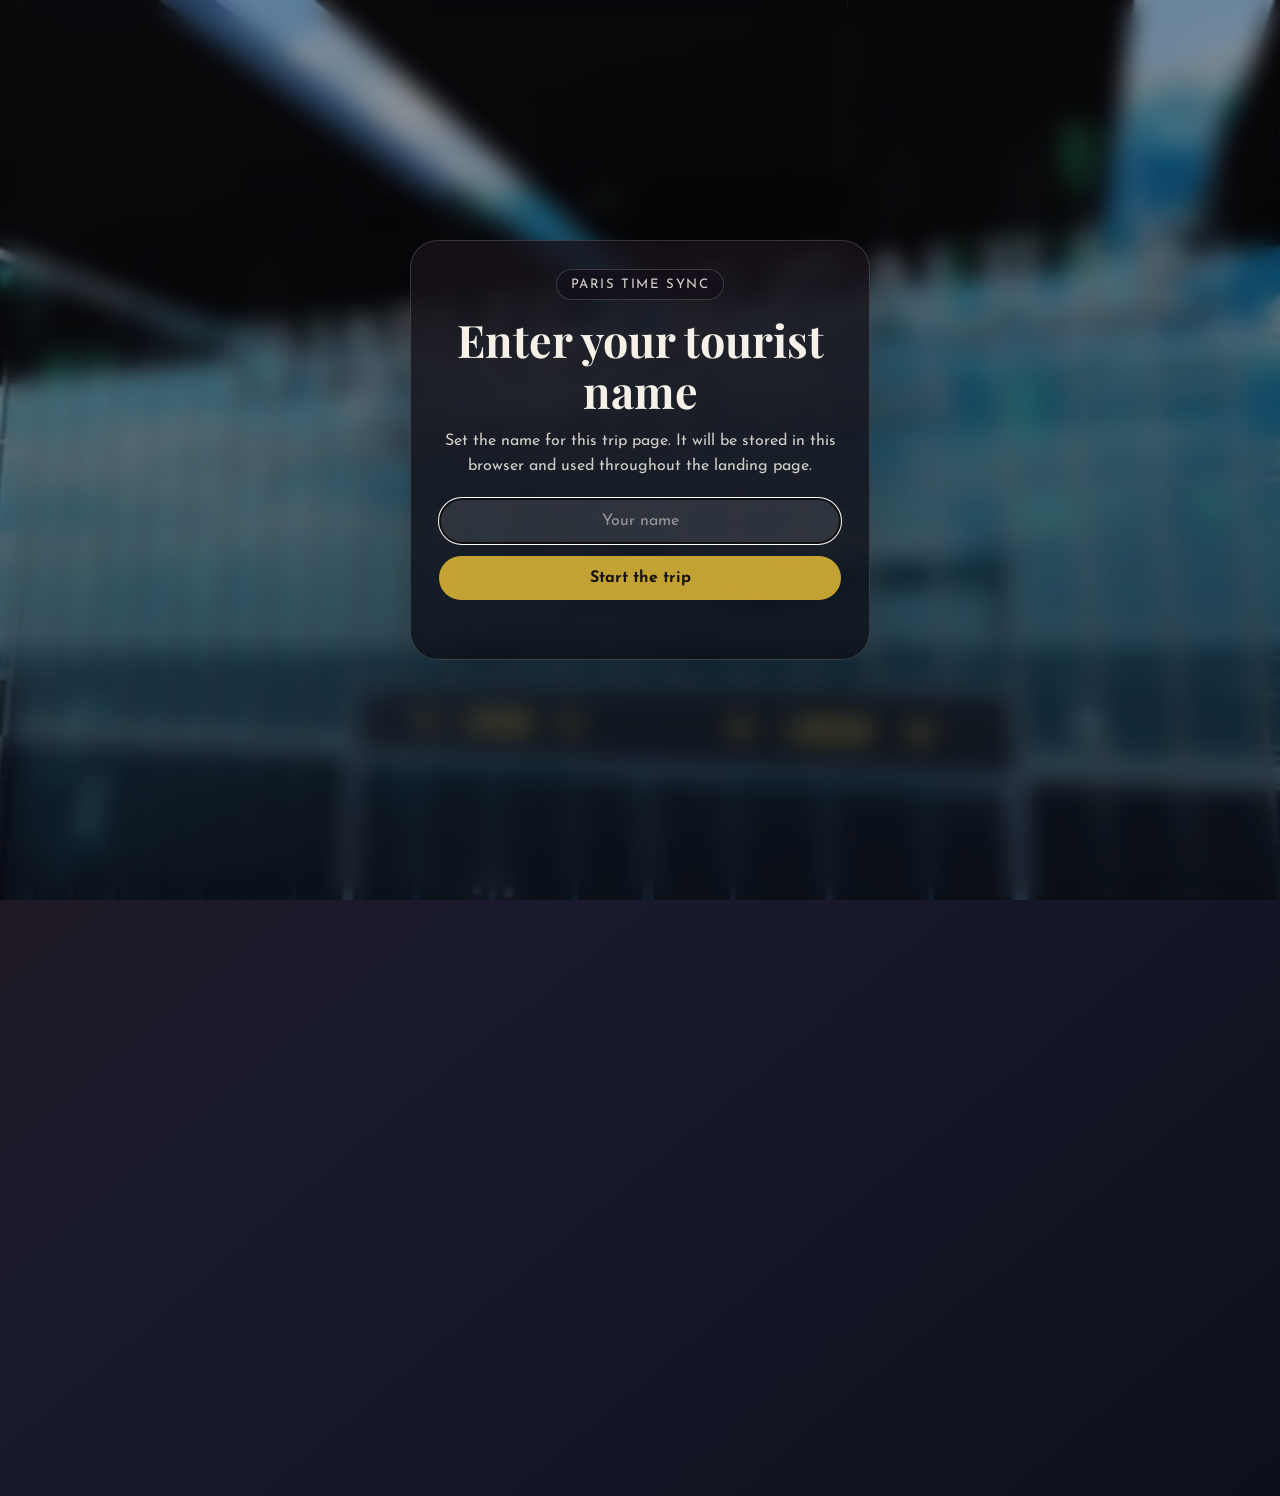
<file: ami/index.html>
<!doctype html>
<html lang="en">

<head>
    <meta charset="utf-8">
    <meta name="viewport" content="width=device-width, initial-scale=1">
    <title>Paris Adventure Countdown</title>
    <meta name="description" content="Live countdown to the next Paris itinerary event.">
    <link rel="preconnect" href="https://fonts.googleapis.com">
    <link rel="preconnect" href="https://fonts.gstatic.com" crossorigin>
    <link href="https://fonts.googleapis.com/css2?family=Playfair+Display:wght@700;900&family=Josefin+Sans:wght@300;400;700&family=Poiret+One&display=swap" rel="stylesheet">
    <link rel="manifest" href="manifest.json">
    <link rel="icon" type="image/png" href="/assets/paris-icon.png">
    <link rel="apple-touch-icon" sizes="180x180" href="/assets/paris-icon.png">
    <meta name="theme-color" content="#1a1a2e">
    <script>
        (() => {
            const storedTheme = sessionStorage.getItem('driveapplied-ami-theme');
            if (!storedTheme) {
                return;
            }

            try {
                const theme = JSON.parse(storedTheme);
                if (theme.image) {
                    document.documentElement.style.setProperty('--theme-background-image', `url('${theme.image}')`);
                }
                if (theme.position) {
                    document.documentElement.style.setProperty('--theme-background-position', theme.position);
                }
                if (theme.filter) {
                    document.documentElement.style.setProperty('--theme-image-filter', theme.filter);
                }
                if (theme.opacity) {
                    document.documentElement.style.setProperty('--theme-image-opacity', theme.opacity);
                }
                if (theme.overlay) {
                    document.documentElement.style.setProperty('--theme-overlay', theme.overlay);
                }
            } catch (error) {
                sessionStorage.removeItem('driveapplied-ami-theme');
            }
        })();
    </script>
    <style>
        :root {
            --cream: #f5f1e8;
            --gold: #d4af37;
            --ink: #f9f6f0;
            /* --theme-background-image: url('../assets/unsplash/paris-default.jpg'); */
            --theme-background-position: center 18%;
            --theme-image-filter: brightness(0.92) contrast(1.04);
            --theme-image-opacity: 0.58;
            --theme-overlay: linear-gradient(to bottom, rgba(17, 10, 7, 0.16), rgba(10, 12, 20, 0.56));
        }

        * {
            box-sizing: border-box;
            margin: 0;
            padding: 0;
        }

        html,
        body {
            min-height: 100%;
        }

        body {
            font-family: 'Josefin Sans', sans-serif;
            color: var(--ink);
            background:
                radial-gradient(circle at top, rgba(212, 175, 55, 0.16), transparent 36%),
                linear-gradient(140deg, #27160d 0%, #1a1a2e 52%, #0d101b 100%);
            position: relative;
            overflow-x: hidden;
        }

        body.locked {
            overflow: hidden;
        }

        body::before {
            content: '';
            position: fixed;
            inset: 0;
            background-image: var(--theme-background-image);
            background-position: var(--theme-background-position);
            background-size: cover;
            background-repeat: no-repeat;
            /* filter: var(--theme-image-filter);
            opacity: var(--theme-image-opacity); */
            z-index: 0;
            transition: filter 0.4s ease, opacity 0.4s ease, background-image 0.4s ease, background-position 0.4s ease;
        }

        body::after {
            content: '';
            position: fixed;
            inset: 0;
            background: var(--theme-overlay);
            z-index: 1;
            transition: background 0.4s ease;
        }

        .container {
            position: relative;
            z-index: 2;
            max-width: 960px;
            margin: 0 auto;
            padding: 56px 20px 80px;
            text-align: center;
        }

        .container.is-hidden {
            visibility: hidden;
        }

        .name-gate {
            position: fixed;
            inset: 0;
            z-index: 3;
            display: flex;
            align-items: center;
            justify-content: center;
            padding: 24px;
            background: rgba(10, 12, 20, 0.24);
            backdrop-filter: blur(12px);
        }

        .name-gate[hidden] {
            display: none;
        }

        .name-gate-card {
            width: min(100%, 460px);
            padding: 28px;
            border-radius: 28px;
            border: 1px solid rgba(255, 255, 255, 0.16);
            background: linear-gradient(180deg, rgba(24, 18, 26, 0.8), rgba(11, 13, 22, 0.78));
            box-shadow: 0 20px 80px rgba(0, 0, 0, 0.28);
            text-align: center;
        }

        .name-gate-title {
            margin-top: 14px;
            font-family: 'Playfair Display', serif;
            font-size: clamp(1.8rem, 5vw, 2.8rem);
            color: var(--cream);
            line-height: 1.15;
        }

        .name-gate-copy {
            margin-top: 12px;
            color: rgba(245, 241, 232, 0.84);
            line-height: 1.55;
        }

        .name-gate-form {
            display: grid;
            gap: 12px;
            margin-top: 20px;
        }

        .name-gate-form input {
            width: 100%;
            padding: 14px 16px;
            border-radius: 999px;
            border: 1px solid rgba(255, 255, 255, 0.16);
            background: rgba(255, 255, 255, 0.1);
            color: var(--cream);
            font: inherit;
            text-align: center;
        }

        .name-gate-form input::placeholder {
            color: rgba(245, 241, 232, 0.52);
        }

        .name-gate-form button {
            padding: 14px 18px;
            border: 0;
            border-radius: 999px;
            background: rgba(212, 175, 55, 0.92);
            color: #18130d;
            font: inherit;
            font-weight: 700;
            cursor: pointer;
        }

        .name-gate-form button:hover {
            background: rgba(212, 175, 55, 1);
        }

        .name-gate-status {
            min-height: 1.25em;
            color: rgba(245, 241, 232, 0.8);
            font-size: 0.95rem;
        }

        .eyebrow {
            display: inline-block;
            padding: 8px 14px;
            border: 1px solid rgba(245, 241, 232, 0.18);
            border-radius: 999px;
            background: rgba(15, 13, 24, 0.35);
            backdrop-filter: blur(12px);
            font-size: 0.82rem;
            letter-spacing: 0.12em;
            text-transform: uppercase;
            color: rgba(245, 241, 232, 0.88);
        }

        .page-topbar {
            display: flex;
            align-items: center;
            justify-content: space-between;
            gap: 16px;
        }

        .page-topbar .eyebrow {
            display: inline-flex;
            align-items: center;
            gap: 8px;
            font-family: "Josefin Sans", sans-serif;
            min-height: 44px;
            padding: 8px 14px;
            border-radius: 999px;
            border: 1px solid rgba(245, 241, 232, 0.18);
            background: rgba(12, 12, 20, 0.34);
            color: rgba(249, 246, 240, 0.96);
            font-size: 0.75rem;
            font-weight: 700;
            letter-spacing: 0.12em;
            line-height: 1;
            white-space: nowrap;
            backdrop-filter: blur(12px);
        }

        .page-clock {
            display: inline-flex;
            align-items: center;
            margin-left: auto;
            min-height: 44px;
            padding: 8px 14px;
            border-radius: 999px;
            border: 1px solid rgba(245, 241, 232, 0.18);
            background: rgba(12, 12, 20, 0.34);
            color: rgba(249, 246, 240, 0.94);
            font-family: "Josefin Sans", sans-serif;
            font-size: 0.75rem;
            font-weight: 700;
            letter-spacing: 0.12em;
            line-height: 1;
            text-transform: uppercase;
            white-space: nowrap;
            backdrop-filter: blur(12px);
        }

        h1 {
            margin-top: 24px;
            font-family: 'Poiret One', sans-serif;
            font-size: clamp(2.8rem, 8vw, 5.6rem);
            letter-spacing: 0.08em;
            text-shadow: 0 12px 30px rgba(0, 0, 0, 0.35);
        }

        .lede {
            max-width: 650px;
            margin: 16px auto 0;
            font-size: clamp(1rem, 2vw, 1.2rem);
            line-height: 1.6;
            color: rgba(245, 241, 232, 0.86);
        }

        .theme-hint {
            display: inline-block;
            margin-top: 14px;
            padding: 8px 14px;
            border-radius: 999px;
            border: 1px solid rgba(245, 241, 232, 0.14);
            background: rgba(12, 12, 20, 0.28);
            color: rgba(245, 241, 232, 0.84);
            font-size: 0.86rem;
            letter-spacing: 0.04em;
        }

        .hero-card {
            margin-top: 36px;
            padding: 28px;
            border: 1px solid rgba(255, 255, 255, 0.16);
            border-radius: 28px;
            background: linear-gradient(180deg, rgba(24, 18, 26, 0.40), rgba(11, 13, 22, 0.20));
            backdrop-filter: blur(12px);
            box-shadow: 0 20px 80px rgba(0, 0, 0, 0.28);
            text-align: left;
            overflow: hidden;
        }

        .hero-header {
            display: grid;
            grid-template-columns: minmax(0, 1fr) auto;
            gap: 20px;
            align-items: start;
        }

        .hero-copy {
            min-width: 0;
        }

        .event-time-badge {
            display: grid;
            gap: 2px;
            min-width: 140px;
            padding: 14px 16px;
            border-radius: 20px;
            border: 1px solid rgba(255, 255, 255, 0.16);
            background: rgba(255, 255, 255, 0.08);
            box-shadow: inset 0 1px 0 rgba(255, 255, 255, 0.08);
            text-align: right;
        }

        .event-time {
            font-family: 'Playfair Display', serif;
            font-size: clamp(1.4rem, 4vw, 2.3rem);
            line-height: 1;
            color: var(--cream);
        }

        .event-time-zone {
            font-size: 0.78rem;
            letter-spacing: 0.12em;
            text-transform: uppercase;
            color: rgba(245, 241, 232, 0.72);
        }

        .status {
            color: var(--gold);
            text-transform: uppercase;
            letter-spacing: 0.16em;
            font-size: 0.78rem;
        }

        .countdown-title {
            margin-top: 12px;
            font-family: 'Playfair Display', serif;
            font-size: clamp(1.5rem, 4vw, 3rem);
            line-height: 1.08;
            text-wrap: balance;
        }

        .countdown-meta {
            margin-top: 12px;
            font-size: 1rem;
            color: rgba(245, 241, 232, 0.8);
        }

        .event-glance {
            display: grid;
            grid-template-columns: repeat(3, minmax(0, 1fr));
            gap: 12px;
            margin-top: 22px;
        }

        .glance-card {
            padding: 14px 16px;
            border-radius: 18px;
            border: 1px solid rgba(255, 255, 255, 0.14);
            background: rgba(255, 255, 255, 0.06);
            box-shadow: inset 0 1px 0 rgba(255, 255, 255, 0.05);
        }

        .glance-label {
            font-size: 0.75rem;
            letter-spacing: 0.14em;
            text-transform: uppercase;
            color: rgba(245, 241, 232, 0.62);
        }

        .glance-value {
            margin-top: 8px;
            font-size: 1rem;
            line-height: 1.35;
            color: var(--cream);
        }

        .event-highlights {
            display: grid;
            gap: 10px;
            margin-top: 18px;
            list-style: none;
        }

        .event-highlights[hidden] {
            display: none;
        }

        .event-highlights li {
            position: relative;
            padding: 12px 14px 12px 34px;
            border-radius: 16px;
            background: rgba(255, 255, 255, 0.05);
            color: rgba(245, 241, 232, 0.92);
            line-height: 1.45;
        }

        .event-highlights li::before {
            content: '';
            position: absolute;
            top: 18px;
            left: 14px;
            width: 8px;
            height: 8px;
            border-radius: 999px;
            background: var(--gold);
            box-shadow: 0 0 0 4px rgba(212, 175, 55, 0.14);
        }

        .event-note {
            margin-top: 18px;
            padding: 16px 18px;
            border-radius: 18px;
            border: 1px solid rgba(255, 255, 255, 0.12);
            background: rgba(255, 255, 255, 0.04);
            color: rgba(245, 241, 232, 0.84);
            line-height: 1.6;
        }

        .event-note[hidden] {
            display: none;
        }

        .countdown {
            display: grid;
            grid-template-columns: repeat(3, minmax(0, 1fr));
            gap: 16px;
            max-width: 580px;
            margin: 28px auto 0;
        }

        .countdown-item {
            display: grid;
            justify-items: center;
            padding: 18px 12px;
            border-radius: 20px;
            background: rgba(255, 255, 255, 0.08);
            border: 1px solid rgba(255, 255, 255, 0.16);
            box-shadow: 0 10px 25px rgba(0, 0, 0, 0.18);
            text-align: center;
        }

        .countdown-number {
            font-family: 'Playfair Display', serif;
            font-size: clamp(2.2rem, 7vw, 3.5rem);
            line-height: 1;
            color: var(--gold);
        }

        .countdown-label {
            margin-top: 10px;
            font-size: 0.78rem;
            letter-spacing: 0.14em;
            text-transform: uppercase;
            color: rgba(245, 241, 232, 0.74);
        }

        .message {
            margin-top: 36px;
            font-family: 'Playfair Display', serif;
            font-style: italic;
            font-size: clamp(1.5rem, 4vw, 2.5rem);
            color: var(--gold);
            text-shadow: 0 4px 10px rgba(0, 0, 0, 0.25);
        }

        .translation {
            margin-top: 10px;
            color: rgba(245, 241, 232, 0.82);
        }

        .change-name-link {
            display: inline-block;
            margin-top: 12px;
            color: rgba(245, 241, 232, 0.72);
            font-size: 0.92rem;
            text-decoration: underline;
            text-underline-offset: 3px;
            cursor: pointer;
        }

        .change-name-link:hover {
            color: rgba(245, 241, 232, 0.94);
        }

        .resources {
            display: flex;
            flex-wrap: wrap;
            justify-content: center;
            gap: 14px;
            margin: 36px auto 0;
            max-width: 760px;
        }

        .private-access {
            max-width: 520px;
            margin: 28px auto 0;
            padding: 18px;
            border-radius: 24px;
            border: 1px solid rgba(255, 255, 255, 0.14);
            background: rgba(10, 10, 18, 0.20);
            backdrop-filter: blur(12px);
        }

        .private-access[hidden] {
            display: none;
        }

        .private-access-title {
            font-size: 0.8rem;
            letter-spacing: 0.14em;
            text-transform: uppercase;
            color: rgba(245, 241, 232, 0.76);
        }

        .private-access-copy {
            margin-top: 10px;
            color: rgba(245, 241, 232, 0.84);
            line-height: 1.5;
        }

        .private-access-form {
            display: grid;
            grid-template-columns: 1fr auto;
            gap: 10px;
            margin-top: 14px;
        }

        .private-access-form input {
            width: 100%;
            min-width: 0;
            padding: 13px 15px;
            border-radius: 999px;
            border: 1px solid rgba(255, 255, 255, 0.16);
            background: rgba(255, 255, 255, 0.1);
            color: var(--cream);
            font: inherit;
        }

        .private-access-form input::placeholder {
            color: rgba(245, 241, 232, 0.52);
        }

        .private-access-form button {
            padding: 13px 18px;
            border: 0;
            border-radius: 999px;
            background: rgba(212, 175, 55, 0.9);
            color: #18130d;
            font: inherit;
            font-weight: 700;
            cursor: pointer;
        }

        .private-access-form button:hover {
            background: rgba(212, 175, 55, 1);
        }

        .private-access-status {
            min-height: 1.25em;
            margin-top: 10px;
            color: rgba(245, 241, 232, 0.8);
            font-size: 0.95rem;
        }

        .private-access-status.is-error {
            color: #ffd0d0;
        }

        .resource-link.is-hidden {
            display: none;
        }

        .resource-link {
            display: inline-flex;
            align-items: center;
            justify-content: center;
            min-height: 48px;
            padding: 12px 18px;
            border-radius: 999px;
            border: 1px solid rgba(212, 175, 55, 0.52);
            background: rgba(0, 0, 0, 0.36);
            color: var(--cream);
            text-decoration: none;
            transition: transform 0.2s ease, background 0.2s ease, border-color 0.2s ease;
        }

        .resource-link:hover {
            transform: translateY(-2px);
            background: rgba(212, 175, 55, 0.14);
            border-color: rgba(212, 175, 55, 0.86);
        }

        .footer {
            margin-top: 52px;
            font-size: 0.85rem;
            color: rgba(245, 241, 232, 0.68);
        }

        @media (max-width: 720px) {
            .container {
                padding-top: 40px;
            }

            .page-topbar {
                display: grid;
                grid-template-columns: repeat(2, minmax(0, 1fr));
                gap: 12px;
            }

            .page-topbar .eyebrow,
            .page-clock {
                width: 100%;
                justify-content: center;
                text-align: center;
                white-space: normal;
                line-height: 1.15;
                margin-left: 0;
            }

            .hero-card {
                padding: 22px 18px;
            }

            .hero-header {
                grid-template-columns: 1fr;
            }

            .event-time-badge {
                min-width: 0;
                text-align: left;
            }

            .event-glance {
                grid-template-columns: 1fr;
            }

            .countdown {
                gap: 12px;
            }
        }

        @media (max-width: 520px) {
            .private-access-form {
                grid-template-columns: 1fr;
            }

            .countdown-item {
                padding: 16px 8px;
            }

            .resource-link {
                width: 100%;
            }
        }
    </style>
</head>

<body>
    <div id="nameGate" class="name-gate">
        <div class="name-gate-card">
            <div class="eyebrow">Paris Time Sync</div>
            <h2 class="name-gate-title">Enter your tourist name</h2>
            <p class="name-gate-copy">Set the name for this trip page. It will be stored in this browser and used throughout the landing page.</p>
            <form id="nameGateForm" class="name-gate-form">
                <input id="touristNameInput" name="touristName" type="text" placeholder="Your name" maxlength="40" required>
                <button type="submit">Start the trip</button>
                <p id="nameGateStatus" class="name-gate-status" aria-live="polite"></p>
            </form>
        </div>
    </div>

    <main id="appShell" class="container is-hidden">
        <div class="page-topbar">
            <div class="eyebrow">Paris Time Sync</div>
            <div id="parisNow" class="page-clock">CET</div>
        </div>
        <h1 id="heroTitle">Paris Adventure</h1>
        <p class="lede">The countdown follows the next scheduled itinerary event in Paris, using the live data from the trip plan.</p>
        <p id="themeHint" class="theme-hint">Today's theme: Paris Icons</p>

        <section class="hero-card" aria-live="polite">
            <div class="hero-header">
                <div class="hero-copy">
                    <p class="status" id="countdownStatus">Loading itinerary</p>
                    <h2 class="countdown-title" id="countdownLabel">Fetching the next event from Paris...</h2>
                    <p class="countdown-meta" id="countdownMeta">Europe/Paris</p>
                </div>
                <div class="event-time-badge">
                    <span class="event-time" id="eventTime">--:--</span>
                    <span class="event-time-zone" id="eventTimeZone">Paris time</span>
                </div>
            </div>

            <div class="event-glance" id="eventGlance">
                <div class="glance-card">
                    <p class="glance-label" id="glanceOneLabel">When</p>
                    <p class="glance-value" id="glanceOneValue">Waiting for itinerary</p>
                </div>
                <div class="glance-card">
                    <p class="glance-label" id="glanceTwoLabel">Focus</p>
                    <p class="glance-value" id="glanceTwoValue">Trip update</p>
                </div>
                <div class="glance-card">
                    <p class="glance-label" id="glanceThreeLabel">Day</p>
                    <p class="glance-value" id="glanceThreeValue">Europe/Paris</p>
                </div>
            </div>

            <ul class="event-highlights" id="eventHighlights" hidden></ul>
            <p class="event-note" id="eventNote" hidden></p>

            <div class="countdown">
                <div class="countdown-item">
                    <div class="countdown-number" id="days">0</div>
                    <div class="countdown-label">Days</div>
                </div>
                <div class="countdown-item">
                    <div class="countdown-number" id="hours">0</div>
                    <div class="countdown-label">Hours</div>
                </div>
                <div class="countdown-item">
                    <div class="countdown-number" id="minutes">0</div>
                    <div class="countdown-label">Minutes</div>
                </div>
            </div>
        </section>

        <div id="farewellMessage" class="message">Welcome Home!</div>
        <div id="farewellTranslation" class="translation">"We can't wait to hear about your adventure!"</div>
        <a id="changeNameLink" class="change-name-link" href="#">Change your name</a>

        <section id="privateAccessSection" class="private-access" aria-label="Private access">
            <p class="private-access-title">Private Access</p>
            <p class="private-access-copy">If you have the shared passphrase, unlock the direct itinerary link for this browser tab.</p>
            <form id="privateAccessForm" class="private-access-form">
                <input id="privateAccessCode" name="privateAccessCode" type="password" autocomplete="current-password" placeholder="Enter passphrase" required>
                <button type="submit">Unlock</button>
            </form>
            <p id="privateAccessStatus" class="private-access-status" aria-live="polite"></p>
        </section>

        <nav class="resources" aria-label="Trip resources">
            <a id="itineraryLink" href="itinerary.html" class="resource-link is-hidden">Open Itinerary</a>
            <a href="important.html" class="resource-link">Important</a>
            <a href="french.html" class="resource-link">French Phrasebook</a>
            <a href="history.html" class="resource-link">Paris History</a>
            <a href="https://www.timeout.com/paris" target="_blank" rel="noreferrer" class="resource-link">Things to Do</a>
            <a href="https://www.theartnewspaper.com/" target="_blank" rel="noreferrer" class="resource-link">Culture & News</a>
            <a href="https://www.parisinsiderguide.com/" target="_blank" rel="noreferrer" class="resource-link">Local Guides</a>
            <a href="https://www.paris.fr/" target="_blank" rel="noreferrer" class="resource-link">Paris Official</a>
        </nav>

        <div class="footer">© 2026 Drive Applied, LLC</div>
    </main>

    <script>
        const PARIS_TIME_ZONE = 'Europe/Paris';
        const EASTERN_TIME_ZONE = 'America/New_York';
        const ACCESS_HASH_URL = 'n7v4k2p9x8q1.json';
        const ACCESS_STORAGE_KEY = 'driveapplied-ami-itinerary-unlocked';
        const TOURIST_NAME_STORAGE_KEY = 'driveapplied-ami-tourist-name';
        const THEME_STORAGE_KEY = 'driveapplied-ami-theme';
        const ITINERARY_DATA_URL = 'r4m8t2k9v1q7d6p3.json';
        const PREVIEW_DATE_QUERY_PARAM = 'd';
        const DEFAULT_THEME_IMAGE = 'assets/paris-default.jpg';
        const ARRIVAL_THEME_IMAGE = 'assets/paris-arrival.jpg';
        const DISNEY_THEME_IMAGE = 'assets/paris-disney.jpg';
        const EIFFEL_THEME_IMAGE = 'assets/paris-eiffel.jpg';
        const NEIGHBORHOOD_THEME_IMAGE = 'assets/paris-neighborhood.jpg';
        const ART_THEME_IMAGE = 'assets/paris-art.jpg';
        const SHOPPING_THEME_IMAGE = 'assets/paris-shopping.jpg';
        const GARDENS_THEME_IMAGE = 'assets/paris-gardens.jpg';
        const DEPARTURE_THEME_IMAGE = 'assets/paris-departure.jpg';

        const THEME_CATALOG = {
            default: {
                label: 'Paris Icons',
            image: DEFAULT_THEME_IMAGE,
                position: 'center 18%',
                filter: 'brightness(0.92) contrast(1.04)',
                opacity: '0.58',
                overlay: 'linear-gradient(to bottom, rgba(17, 10, 7, 0.16), rgba(10, 12, 20, 0.56))',
                priority: 0,
                rules: []
            },
            arrival: {
                label: 'Arrival Day',
                image: ARRIVAL_THEME_IMAGE,
                position: 'center center',
                filter: 'brightness(0.88) contrast(1.02)',
                opacity: '0.54',
                overlay: 'linear-gradient(to bottom, rgba(53, 31, 11, 0.18), rgba(11, 16, 27, 0.58))',
                priority: 1,
                rules: [
                    { pattern: /arrival|airport|orly|check-?in|hotel\s+citadines|passports needed/i, weight: 6 },
                    { pattern: /bus transfer to hotel|luggage will remain on the bus/i, weight: 5 }
                ]
            },
            art: {
                label: 'Art & Culture',
                image: ART_THEME_IMAGE,
                position: 'center center',
                filter: 'brightness(0.84) contrast(1.04)',
                opacity: '0.58',
                overlay: 'linear-gradient(to bottom, rgba(14, 18, 31, 0.18), rgba(10, 10, 18, 0.64))',
                priority: 2,
                rules: [
                    { pattern: /museum|musee|louvre|orsay|fragonard|opera garnier|invalides/i, weight: 9 },
                    { pattern: /perfume|guided visit|licensed local guide/i, weight: 4 }
                ]
            },
            eiffel: {
                label: 'Eiffel Tower Moments',
                image: EIFFEL_THEME_IMAGE,
                position: 'center center',
                filter: 'brightness(0.88) contrast(1.06)',
                opacity: '0.56',
                overlay: 'linear-gradient(to bottom, rgba(16, 18, 37, 0.16), rgba(10, 12, 24, 0.6))',
                priority: 9,
                rules: [
                    { pattern: /eiffel tower|tour eiffel|trocad[eé]ro|champ de mars/i, weight: 14 },
                    { pattern: /seine river cruise|bateaux mouches|river cruise/i, weight: 5 }
                ]
            },
            neighborhood: {
                label: 'Neighborhood Explorations',
                image: NEIGHBORHOOD_THEME_IMAGE,
                position: 'center center',
                filter: 'brightness(0.9) contrast(1.02)',
                opacity: '0.56',
                overlay: 'linear-gradient(to bottom, rgba(24, 14, 10, 0.16), rgba(13, 14, 24, 0.56))',
                priority: 7,
                rules: [
                    { pattern: /latin quarter|notre-?dame|sacre|moulin rouge/i, weight: 8 },
                    { pattern: /champs-elys|arc de triomphe|concorde|palais royal|les halles|rue montorgueil/i, weight: 6 }
                ]
            },
            shopping: {
                label: 'Shopping & City Style',
                image: SHOPPING_THEME_IMAGE,
                position: 'center center',
                filter: 'brightness(0.9) contrast(1.04)',
                opacity: '0.56',
                overlay: 'linear-gradient(to bottom, rgba(36, 18, 10, 0.16), rgba(18, 13, 24, 0.58))',
                priority: 3,
                rules: [
                    { pattern: /galeries lafayette|printemps|grand magasins|shopping|opera district/i, weight: 8 },
                    { pattern: /free time.*opera|march[ée] saint honor[ée]/i, weight: 5 }
                ]
            },
            disney: {
                label: 'Disney Day',
                image: DISNEY_THEME_IMAGE,
                position: 'center center',
                filter: 'brightness(0.82) contrast(1.08)',
                opacity: '0.58',
                overlay: 'linear-gradient(to bottom, rgba(25, 18, 55, 0.2), rgba(8, 11, 28, 0.66))',
                priority: 10,
                rules: [
                    { pattern: /disneyland|disney tales|2 park pass|disney coach parking/i, weight: 24 },
                    { pattern: /parade|meal voucher included/i, weight: 8 }
                ]
            },
            gardens: {
                label: 'Gardens & Grand Estates',
                image: GARDENS_THEME_IMAGE,
                position: 'center center',
                filter: 'brightness(0.9) contrast(1.02)',
                opacity: '0.56',
                overlay: 'linear-gradient(to bottom, rgba(18, 33, 18, 0.16), rgba(10, 18, 17, 0.58))',
                priority: 7,
                rules: [
                    { pattern: /versailles|giverny|monet|gardens|chateau/i, weight: 12 },
                    { pattern: /fountains|flower|water lilies/i, weight: 7 }
                ]
            },
            departure: {
                label: 'Departure Day',
                image:  DEPARTURE_THEME_IMAGE,
                position: 'center center',
                filter: 'brightness(0.88) contrast(1.04)',
                opacity: '0.54',
                overlay: 'linear-gradient(to bottom, rgba(28, 19, 10, 0.18), rgba(12, 15, 24, 0.6))',
                priority: 2,
                rules: [
                    { pattern: /check out|check-out|safe flight|flight|airport|hotel lockers|luggage goes/i, weight: 14 },
                    { pattern: /return keys|have a safe flight back home|bus departure/i, weight: 9 }
                ]
            }
        };
        const formatterCache = new Map();
        let timedEvents = [];
        let itineraryDays = [];
        const previewNow = getPreviewNowFromQuery();

        function normalizeTouristName(value) {
            return value.replace(/\s+/g, ' ').trim();
        }

        function applyTouristName(name) {
            const safeName = normalizeTouristName(name) || 'Paris';
            document.title = `${safeName}'s Paris Adventure Countdown`;
            document.getElementById('heroTitle').textContent = `${safeName}'s Paris Adventure`;
            document.getElementById('farewellMessage').textContent = `Welcome Home, ${safeName}!`;
            document.getElementById('farewellTranslation').textContent = `"We can't wait to hear about your adventure, ${safeName}!"`;
        }

        function unlockNameGate() {
            document.body.classList.remove('locked');
            document.getElementById('nameGate').hidden = true;
            document.getElementById('appShell').classList.remove('is-hidden');
        }

        function reopenNameGate() {
            const storedName = localStorage.getItem(TOURIST_NAME_STORAGE_KEY) || '';
            const input = document.getElementById('touristNameInput');
            const status = document.getElementById('nameGateStatus');
            document.body.classList.add('locked');
            document.getElementById('nameGate').hidden = false;
            document.getElementById('appShell').classList.add('is-hidden');
            input.value = storedName;
            status.textContent = '';
            window.requestAnimationFrame(() => {
                input.focus();
                input.select();
            });
        }

        function initializeTouristName() {
            const storedName = localStorage.getItem(TOURIST_NAME_STORAGE_KEY);
            const form = document.getElementById('nameGateForm');
            const input = document.getElementById('touristNameInput');
            const status = document.getElementById('nameGateStatus');
            const changeNameLink = document.getElementById('changeNameLink');

            changeNameLink.addEventListener('click', (event) => {
                event.preventDefault();
                reopenNameGate();
            });

            if (storedName) {
                applyTouristName(storedName);
                unlockNameGate();
                return;
            }

            document.body.classList.add('locked');

            form.addEventListener('submit', (event) => {
                event.preventDefault();
                const submittedName = normalizeTouristName(input.value);
                if (!submittedName) {
                    status.textContent = 'Please enter a name first.';
                    input.focus();
                    return;
                }

                localStorage.setItem(TOURIST_NAME_STORAGE_KEY, submittedName);
                applyTouristName(submittedName);
                status.textContent = '';
                unlockNameGate();
            });

            window.requestAnimationFrame(() => input.focus());
        }

        function setPrivateAccessStatus(message, isError = false) {
            const status = document.getElementById('privateAccessStatus');
            status.textContent = message;
            status.classList.toggle('is-error', isError);
        }

        function revealItineraryLink() {
            document.getElementById('itineraryLink').classList.remove('is-hidden');
            document.getElementById('privateAccessSection').hidden = true;
        }

        async function sha256Hex(value) {
            const inputBytes = new TextEncoder().encode(value);
            const digest = await crypto.subtle.digest('SHA-256', inputBytes);
            return Array.from(new Uint8Array(digest))
                .map((byte) => byte.toString(16).padStart(2, '0'))
                .join('');
        }

        async function getExpectedAccessHash() {
            const response = await fetch(ACCESS_HASH_URL, { cache: 'no-store' });
            if (!response.ok) {
                throw new Error(`Unable to load access hash (${response.status})`);
            }

            const payload = await response.json();
            if (!payload || typeof payload.hash !== 'string' || !payload.hash.trim()) {
                throw new Error('Access hash payload is invalid');
            }

            return payload.hash;
        }

        function getParisDateKey(date) {
            const parts = getFormatter('paris-date-key', {
                timeZone: PARIS_TIME_ZONE,
                year: 'numeric',
                month: '2-digit',
                day: '2-digit'
            }).formatToParts(date);

            const map = {};
            for (const part of parts) {
                if (part.type !== 'literal') {
                    map[part.type] = part.value;
                }
            }

            return `${map.year}-${map.month}-${map.day}`;
        }

        function getTravelDateKey(day) {
            return (day.travelDate || '').slice(0, 10);
        }

        function getPreviewNowFromQuery() {
            const params = new URLSearchParams(window.location.search);
            const rawDate = params.get(PREVIEW_DATE_QUERY_PARAM);

            if (!rawDate || !/^\d{4}-\d{2}-\d{2}$/.test(rawDate)) {
                return null;
            }

            const [year, month, day] = rawDate.split('-').map(Number);
            return zonedDateTimeToUtc(year, month, day, 12, 0, 0, PARIS_TIME_ZONE);
        }

        function getEffectiveNow() {
            return previewNow ? new Date(previewNow.getTime()) : new Date();
        }

        function formatParisLongDate(date) {
            return getFormatter('paris-long-date', {
                timeZone: PARIS_TIME_ZONE,
                month: 'long',
                day: 'numeric',
                year: 'numeric'
            }).format(date);
        }

        function scoreDayThemes(day, dayIndex, totalDays) {
            const scores = Object.fromEntries(
                Object.entries(THEME_CATALOG)
                    .filter(([themeId]) => themeId !== 'default')
                    .map(([themeId]) => [themeId, 0])
            );

            for (const component of day.components || []) {
                const searchableText = [
                    component.title || '',
                    component.lookupCode || '',
                    component.type || '',
                    component.reservation?.supplierName || '',
                    component.reservation?.serviceDetailName || ''
                ].join(' ').toLowerCase();

                for (const [themeId, theme] of Object.entries(THEME_CATALOG)) {
                    if (themeId === 'default') {
                        continue;
                    }

                    for (const rule of theme.rules) {
                        if (rule.pattern.test(searchableText)) {
                            scores[themeId] += rule.weight;
                        }
                    }
                }
            }

            if (dayIndex === 0) {
                scores.arrival += 2;
            }

            if (dayIndex === totalDays - 1) {
                scores.departure += 4;
            }

            return scores;
        }

        function inferThemeForDay(day, dayIndex, totalDays) {
            const scores = scoreDayThemes(day, dayIndex, totalDays);
            let bestThemeId = 'default';
            let bestScore = 0;
            let bestPriority = -1;

            for (const [themeId, score] of Object.entries(scores)) {
                const priority = THEME_CATALOG[themeId].priority;
                if (score > bestScore || (score === bestScore && score > 0 && priority > bestPriority)) {
                    bestThemeId = themeId;
                    bestScore = score;
                    bestPriority = priority;
                }
            }

            return bestThemeId;
        }

        function applyTheme(themeId) {
            const theme = THEME_CATALOG[themeId] || THEME_CATALOG.default;
            document.documentElement.style.setProperty('--theme-background-image', `url('${theme.image}')`);
            document.documentElement.style.setProperty('--theme-background-position', theme.position);
            document.documentElement.style.setProperty('--theme-image-filter', theme.filter);
            document.documentElement.style.setProperty('--theme-image-opacity', theme.opacity);
            document.documentElement.style.setProperty('--theme-overlay', theme.overlay);
            sessionStorage.setItem(THEME_STORAGE_KEY, JSON.stringify({
                themeId,
                image: theme.image,
                position: theme.position,
                filter: theme.filter,
                opacity: theme.opacity,
                overlay: theme.overlay,
                label: theme.label
            }));
            const previewPrefix = previewNow ? `Previewing ${formatParisLongDate(previewNow)} · ` : '';
            document.getElementById('themeHint').textContent = `${previewPrefix}Today's theme: ${theme.label}`;
        }

        function renderCurrentDayTheme(now = new Date()) {
            if (!itineraryDays.length) {
                applyTheme('default');
                return;
            }

            const currentDayKey = getParisDateKey(now);
            const exactDay = itineraryDays.find((day) => getTravelDateKey(day) === currentDayKey);

            if (exactDay) {
                applyTheme(exactDay.themeId);
                return;
            }

            const firstDay = itineraryDays[0];
            const lastDay = itineraryDays[itineraryDays.length - 1];

            if (currentDayKey < getTravelDateKey(firstDay)) {
                applyTheme(firstDay.themeId);
                return;
            }

            if (currentDayKey > getTravelDateKey(lastDay)) {
                applyTheme(lastDay.themeId);
                return;
            }

            applyTheme('default');
        }

        async function initializePrivateAccess() {
            if (sessionStorage.getItem(ACCESS_STORAGE_KEY) === 'true') {
                revealItineraryLink();
                return;
            }

            const form = document.getElementById('privateAccessForm');
            const input = document.getElementById('privateAccessCode');
            let expectedHash;

            try {
                setPrivateAccessStatus('Preparing private access check...');
                expectedHash = await getExpectedAccessHash();
                setPrivateAccessStatus('');
            } catch (error) {
                setPrivateAccessStatus(error.message, true);
                return;
            }

            form.addEventListener('submit', async (event) => {
                event.preventDefault();
                setPrivateAccessStatus('Checking passphrase...');

                const submittedHash = await sha256Hex(input.value.trim());
                if (submittedHash === expectedHash) {
                    sessionStorage.setItem(ACCESS_STORAGE_KEY, 'true');
                    revealItineraryLink();
                    input.value = '';
                    return;
                }

                setPrivateAccessStatus('That passphrase is not correct.', true);
                input.select();
            });
        }

        function getFormatter(key, options) {
            if (!formatterCache.has(key)) {
                formatterCache.set(key, new Intl.DateTimeFormat('en-US', options));
            }
            return formatterCache.get(key);
        }

        function getTimeZoneOffset(date, timeZone) {
            const parts = getFormatter(`offset-${timeZone}`, {
                timeZone,
                hourCycle: 'h23',
                year: 'numeric',
                month: '2-digit',
                day: '2-digit',
                hour: '2-digit',
                minute: '2-digit',
                second: '2-digit'
            }).formatToParts(date);

            const map = {};
            for (const part of parts) {
                if (part.type !== 'literal') {
                    map[part.type] = part.value;
                }
            }

            const zonedAsUtc = Date.UTC(
                Number(map.year),
                Number(map.month) - 1,
                Number(map.day),
                Number(map.hour),
                Number(map.minute),
                Number(map.second)
            );

            return zonedAsUtc - date.getTime();
        }

        function zonedDateTimeToUtc(year, month, day, hour, minute, second, timeZone) {
            const utcGuess = Date.UTC(year, month - 1, day, hour, minute, second);
            const offset = getTimeZoneOffset(new Date(utcGuess), timeZone);
            return new Date(utcGuess - offset);
        }

        function getEventTimeZone(component) {
            const text = `${component?.title || ''}\n${component?.description || ''}`;

            if (/\bEDT\b/i.test(text)) {
                return {
                    timeZone: EASTERN_TIME_ZONE,
                    label: 'U.S. Eastern time (EDT)'
                };
            }

            if (/\bEST\b/i.test(text)) {
                return {
                    timeZone: EASTERN_TIME_ZONE,
                    label: 'U.S. Eastern time (EST)'
                };
            }

            return {
                timeZone: PARIS_TIME_ZONE,
                label: 'Paris time'
            };
        }

        function parseEventDate(component) {
            const datePart = (component.startDate || '').slice(0, 10);
            const timePart = component.startTime || component.time;

            if (!datePart || !timePart || !/^\d{2}:\d{2}:\d{2}$/.test(timePart)) {
                return null;
            }

            const [year, month, day] = datePart.split('-').map(Number);
            const [hour, minute, second] = timePart.split(':').map(Number);
            const eventTimeZone = getEventTimeZone(component);

            return {
                date: zonedDateTimeToUtc(year, month, day, hour, minute, second, eventTimeZone.timeZone),
                timeZone: eventTimeZone.timeZone,
                timeZoneLabel: eventTimeZone.label
            };
        }

        function formatEventDateTime(date, timeZone) {
            return getFormatter(`event-date-time-${timeZone}`, {
                timeZone,
                weekday: 'long',
                month: 'long',
                day: 'numeric',
                hour: 'numeric',
                minute: '2-digit'
            }).format(date);
        }

        function formatEventTime(date, timeZone) {
            return getFormatter(`event-time-${timeZone}`, {
                timeZone,
                hour: 'numeric',
                minute: '2-digit'
            }).format(date);
        }

        function formatEventShortDate(date, timeZone) {
            return getFormatter(`event-short-date-${timeZone}`, {
                timeZone,
                weekday: 'short',
                month: 'short',
                day: 'numeric'
            }).format(date);
        }

        function formatParisDateTime(date) {
            return getFormatter('paris-date-time', {
                timeZone: PARIS_TIME_ZONE,
                weekday: 'long',
                month: 'long',
                day: 'numeric',
                hour: 'numeric',
                minute: '2-digit'
            }).format(date);
        }

        function formatParisTime(date) {
            return getFormatter('paris-time', {
                timeZone: PARIS_TIME_ZONE,
                hour: 'numeric',
                minute: '2-digit'
            }).format(date);
        }

        function formatParisShortDate(date) {
            return getFormatter('paris-short-date', {
                timeZone: PARIS_TIME_ZONE,
                weekday: 'short',
                month: 'short',
                day: 'numeric'
            }).format(date);
        }

        function updateParisClock() {
            document.getElementById('parisNow').textContent = `${getFormatter('paris-now', {
                timeZone: PARIS_TIME_ZONE,
                weekday: 'short',
                hour: 'numeric',
                minute: '2-digit'
            }).format(new Date())} CET`;
        }

        function normalizeLine(text) {
            return (text || '').replace(/\s+/g, ' ').trim();
        }

        function stripLeadingTime(text) {
            return text
                .replace(/^\d{1,2}([:.]\d{2})\s*(am|pm)\b[:\-\s]*/i, '')
                .replace(/^\d{1,2}([:.]\d{2})[:\-\s]*/i, '')
                .trim();
        }

        function formatEventCategory(component) {
            const type = normalizeLine(component?.type || '');
            if (!type) {
                return 'Trip update';
            }

            if (/^created$/i.test(type)) {
                return 'Tour note';
            }

            return type
                .replace(/([a-z])([A-Z])/g, '$1 $2')
                .replace(/\b\w/g, (letter) => letter.toUpperCase());
        }

        function parseEventContent(event) {
            const component = event?.component || {};
            const rawTitle = String(component.title || event?.title || '').trim();
            const paragraphs = rawTitle
                .split(/\n\s*\n/)
                .map((paragraph) => normalizeLine(paragraph.replace(/\n+/g, ' ')))
                .filter(Boolean);
            const lines = rawTitle
                .split('\n')
                .map((line) => normalizeLine(line))
                .filter(Boolean);
            const firstLine = lines[0] || 'Untitled event';
            const firstLineSegments = firstLine
                .split(/\s+\/\s+/)
                .map((segment) => normalizeLine(segment))
                .filter(Boolean);
            const headlineSource = firstLineSegments.shift() || firstLine;
            const headline = stripLeadingTime(headlineSource) || headlineSource;
            const remainingLines = [...firstLineSegments, ...lines.slice(1)].filter((line) => line !== headline);
            const highlightCandidates = remainingLines.filter((line) => {
                if (line.length <= 90) {
                    return true;
                }

                return /^(\d{1,2}([:.]\d{2})|ready|kindly|please|bring|meet|departure|return|luggage|breakfast)\b/i.test(line);
            });
            const highlights = [];

            for (const line of highlightCandidates) {
                if (!highlights.includes(line)) {
                    highlights.push(line);
                }
            }

            const note = paragraphs.find((paragraph) => (
                paragraph !== normalizeLine(firstLine) &&
                !highlights.some((highlight) => paragraph.includes(highlight))
            )) || normalizeLine(component.description || '');

            return {
                headline,
                highlights,
                note
            };
        }

        function buildGlanceItems(event) {
            const component = event.component || {};
            const reservation = component.reservation || {};
            const items = [
                { label: 'When', value: formatEventTime(event.date, event.timeZone) },
                { label: 'Focus', value: formatEventCategory(component) }
            ];
            const reservationName = normalizeLine(reservation.serviceDetailName || reservation.supplierName || '');

            if (reservationName) {
                items.push({ label: 'Booked', value: reservationName });
            } else {
                items.push({ label: 'Day', value: formatEventShortDate(event.date, event.timeZone) });
            }

            return items;
        }

        function renderGlanceItems(items) {
            const idPairs = [
                ['glanceOneLabel', 'glanceOneValue'],
                ['glanceTwoLabel', 'glanceTwoValue'],
                ['glanceThreeLabel', 'glanceThreeValue']
            ];

            idPairs.forEach(([labelId, valueId], index) => {
                const item = items[index] || { label: '', value: '' };
                document.getElementById(labelId).textContent = item.label;
                document.getElementById(valueId).textContent = item.value;
            });
        }

        function renderHighlights(highlights) {
            const list = document.getElementById('eventHighlights');
            list.replaceChildren();

            if (!highlights.length) {
                list.hidden = true;
                return;
            }

            const items = highlights.map((highlight) => {
                const item = document.createElement('li');
                item.textContent = highlight;
                return item;
            });

            list.append(...items);
            list.hidden = false;
        }

        function renderEventNote(note) {
            const noteElement = document.getElementById('eventNote');
            const normalizedNote = normalizeLine(note);

            if (!normalizedNote) {
                noteElement.hidden = true;
                noteElement.textContent = '';
                return;
            }

            noteElement.textContent = normalizedNote;
            noteElement.hidden = false;
        }

        function setCountdownValues(totalMilliseconds) {
            const safeDistance = Math.max(0, totalMilliseconds);
            const days = Math.floor(safeDistance / 86400000);
            const hours = Math.floor((safeDistance % 86400000) / 3600000);
            const minutes = Math.floor((safeDistance % 3600000) / 60000);

            document.getElementById('days').textContent = String(days);
            document.getElementById('hours').textContent = String(hours);
            document.getElementById('minutes').textContent = String(minutes);
        }

        function getNextEvent(now) {
            return timedEvents.find((event) => event.date.getTime() > now.getTime()) || null;
        }

        function renderNextEvent() {
            const now = getEffectiveNow();
            const nextEvent = getNextEvent(now);
            const status = document.getElementById('countdownStatus');
            const label = document.getElementById('countdownLabel');
            const meta = document.getElementById('countdownMeta');
            const eventTime = document.getElementById('eventTime');
            const eventTimeZone = document.getElementById('eventTimeZone');

            renderCurrentDayTheme(now);

            if (!nextEvent) {
                status.textContent = previewNow ? 'Preview mode' : 'Trip complete';
                label.textContent = 'No remaining timed events in the itinerary.';
                meta.textContent = previewNow
                    ? `Previewing ${formatParisLongDate(previewNow)} in Paris time`
                    : 'The Paris schedule has finished.';
                eventTime.textContent = '--:--';
                eventTimeZone.textContent = 'Paris time';
                renderGlanceItems([
                    { label: 'When', value: 'Finished' },
                    { label: 'Focus', value: 'Trip complete' },
                    { label: 'Day', value: previewNow ? formatParisLongDate(previewNow) : 'Paris itinerary' }
                ]);
                renderHighlights([]);
                renderEventNote('');
                setCountdownValues(0);
                return;
            }

            const parsedContent = parseEventContent(nextEvent);
            status.textContent = previewNow ? 'Preview mode' : 'Next itinerary event';
            label.textContent = parsedContent.headline;
            meta.textContent = previewNow
                ? `${formatEventDateTime(nextEvent.date, nextEvent.timeZone)} · ${nextEvent.timeZoneLabel} · previewing ${formatParisLongDate(previewNow)}`
                : `${formatEventDateTime(nextEvent.date, nextEvent.timeZone)} · ${nextEvent.timeZoneLabel}`;
            eventTime.textContent = formatEventTime(nextEvent.date, nextEvent.timeZone);
            eventTimeZone.textContent = previewNow ? `${nextEvent.timeZoneLabel} · preview` : nextEvent.timeZoneLabel;
            renderGlanceItems(buildGlanceItems(nextEvent));
            renderHighlights(parsedContent.highlights);
            renderEventNote(parsedContent.note);
            setCountdownValues(nextEvent.date.getTime() - now.getTime());
        }

        function buildTimedEvents(data) {
            return data.days
                .flatMap((day, dayIndex) => day.components.map((component, componentIndex) => {
                    const parsedDate = parseEventDate(component);
                    return parsedDate ? {
                        date: parsedDate.date,
                        timeZone: parsedDate.timeZone,
                        timeZoneLabel: parsedDate.timeZoneLabel,
                        dayIndex,
                        componentIndex,
                        title: component.title || 'Untitled event',
                        component
                    } : null;
                }))
                .filter(Boolean)
                .sort((left, right) => left.date - right.date || left.dayIndex - right.dayIndex || left.componentIndex - right.componentIndex);
        }

        function buildItineraryDays(data) {
            return data.days.map((day, dayIndex) => ({
                ...day,
                themeId: inferThemeForDay(day, dayIndex, data.days.length)
            }));
        }

        async function loadItinerary() {
            try {
                const response = await fetch(ITINERARY_DATA_URL, { cache: 'no-store' });
                if (!response.ok) {
                    throw new Error(`HTTP ${response.status}`);
                }

                const data = await response.json();
                itineraryDays = buildItineraryDays(data);
                timedEvents = buildTimedEvents(data);
                renderNextEvent();
                setInterval(renderNextEvent, 30000);
            } catch (error) {
                document.getElementById('countdownStatus').textContent = 'Unable to load itinerary';
                document.getElementById('countdownLabel').textContent = 'Check that the itinerary data is available in this folder.';
                document.getElementById('countdownMeta').textContent = error.message;
                applyTheme('default');
                setCountdownValues(0);
            }
        }

        initializeTouristName();
        initializePrivateAccess();
        updateParisClock();
        setInterval(updateParisClock, 30000);
        loadItinerary();
    </script>
</body>

</html>
</file>
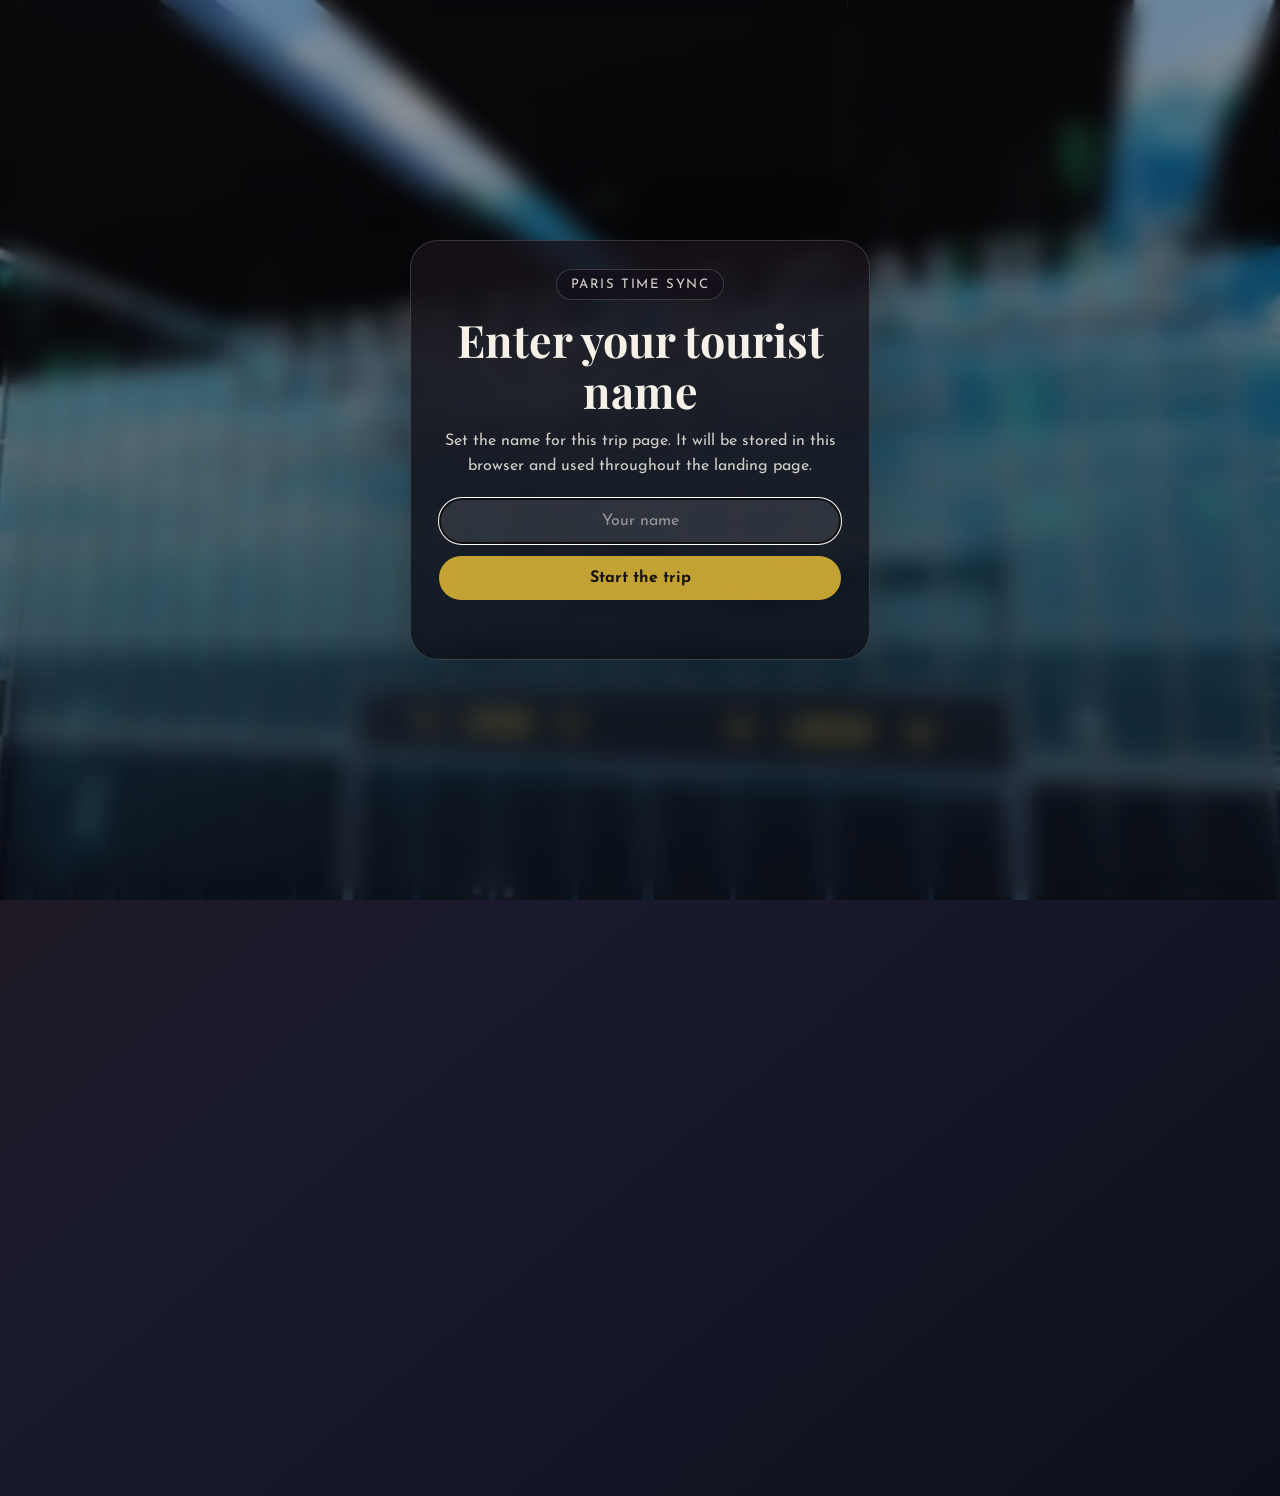
<file: trips/ami/index.html>
<!doctype html>
<html lang="en">

<head>
    <meta charset="utf-8">
    <meta name="viewport" content="width=device-width, initial-scale=1">
    <title>Paris Adventure Countdown</title>
    <meta name="description" content="Live countdown to the next Paris itinerary event.">
    <link rel="preconnect" href="https://fonts.googleapis.com">
    <link rel="preconnect" href="https://fonts.gstatic.com" crossorigin>
    <link href="https://fonts.googleapis.com/css2?family=Playfair+Display:wght@700;900&family=Josefin+Sans:wght@300;400;700&family=Poiret+One&display=swap" rel="stylesheet">
    <link rel="manifest" href="manifest.json">
    <link rel="icon" type="image/png" href="../../assets/paris-icon.png">
    <link rel="apple-touch-icon" sizes="180x180" href="../../assets/paris-icon.png">
    <meta name="theme-color" content="#1a1a2e">
    <script>
        (() => {
            const storedTheme = sessionStorage.getItem('driveapplied-ami-theme');
            if (!storedTheme) {
                return;
            }

            try {
                const theme = JSON.parse(storedTheme);
                if (theme.image) {
                    document.documentElement.style.setProperty('--theme-background-image', `url('${theme.image}')`);
                }
                if (theme.position) {
                    document.documentElement.style.setProperty('--theme-background-position', theme.position);
                }
                if (theme.filter) {
                    document.documentElement.style.setProperty('--theme-image-filter', theme.filter);
                }
                if (theme.opacity) {
                    document.documentElement.style.setProperty('--theme-image-opacity', theme.opacity);
                }
                if (theme.overlay) {
                    document.documentElement.style.setProperty('--theme-overlay', theme.overlay);
                }
            } catch (error) {
                sessionStorage.removeItem('driveapplied-ami-theme');
            }
        })();
    </script>
    <style>
        :root {
            --cream: #f5f1e8;
            --gold: #d4af37;
            --ink: #f9f6f0;
            /* --theme-background-image: url('../assets/unsplash/paris-default.jpg'); */
            --theme-background-position: center 18%;
            --theme-image-filter: brightness(0.92) contrast(1.04);
            --theme-image-opacity: 0.58;
            --theme-overlay: linear-gradient(to bottom, rgba(17, 10, 7, 0.16), rgba(10, 12, 20, 0.56));
        }

        * {
            box-sizing: border-box;
            margin: 0;
            padding: 0;
        }

        html,
        body {
            min-height: 100%;
        }

        body {
            font-family: 'Josefin Sans', sans-serif;
            color: var(--ink);
            background:
                radial-gradient(circle at top, rgba(212, 175, 55, 0.16), transparent 36%),
                linear-gradient(140deg, #27160d 0%, #1a1a2e 52%, #0d101b 100%);
            position: relative;
            overflow-x: hidden;
        }

        body.locked {
            overflow: hidden;
        }

        body::before {
            content: '';
            position: fixed;
            inset: 0;
            background-image: var(--theme-background-image);
            background-position: var(--theme-background-position);
            background-size: cover;
            background-repeat: no-repeat;
            /* filter: var(--theme-image-filter);
            opacity: var(--theme-image-opacity); */
            z-index: 0;
            transition: filter 0.4s ease, opacity 0.4s ease, background-image 0.4s ease, background-position 0.4s ease;
        }

        body::after {
            content: '';
            position: fixed;
            inset: 0;
            background: var(--theme-overlay);
            z-index: 1;
            transition: background 0.4s ease;
        }

        .container {
            position: relative;
            z-index: 2;
            max-width: 960px;
            margin: 0 auto;
            padding: 56px 20px 80px;
            text-align: center;
        }

        .container.is-hidden {
            visibility: hidden;
        }

        .name-gate {
            position: fixed;
            inset: 0;
            z-index: 3;
            display: flex;
            align-items: center;
            justify-content: center;
            padding: 24px;
            background: rgba(10, 12, 20, 0.24);
            backdrop-filter: blur(12px);
        }

        .name-gate[hidden] {
            display: none;
        }

        .name-gate-card {
            width: min(100%, 460px);
            padding: 28px;
            border-radius: 28px;
            border: 1px solid rgba(255, 255, 255, 0.16);
            background: linear-gradient(180deg, rgba(24, 18, 26, 0.8), rgba(11, 13, 22, 0.78));
            box-shadow: 0 20px 80px rgba(0, 0, 0, 0.28);
            text-align: center;
        }

        .name-gate-title {
            margin-top: 14px;
            font-family: 'Playfair Display', serif;
            font-size: clamp(1.8rem, 5vw, 2.8rem);
            color: var(--cream);
            line-height: 1.15;
        }

        .name-gate-copy {
            margin-top: 12px;
            color: rgba(245, 241, 232, 0.84);
            line-height: 1.55;
        }

        .name-gate-form {
            display: grid;
            gap: 12px;
            margin-top: 20px;
        }

        .name-gate-form input {
            width: 100%;
            padding: 14px 16px;
            border-radius: 999px;
            border: 1px solid rgba(255, 255, 255, 0.16);
            background: rgba(255, 255, 255, 0.1);
            color: var(--cream);
            font: inherit;
            text-align: center;
        }

        .name-gate-form input::placeholder {
            color: rgba(245, 241, 232, 0.52);
        }

        .name-gate-form button {
            padding: 14px 18px;
            border: 0;
            border-radius: 999px;
            background: rgba(212, 175, 55, 0.92);
            color: #18130d;
            font: inherit;
            font-weight: 700;
            cursor: pointer;
        }

        .name-gate-form button:hover {
            background: rgba(212, 175, 55, 1);
        }

        .name-gate-status {
            min-height: 1.25em;
            color: rgba(245, 241, 232, 0.8);
            font-size: 0.95rem;
        }

        .eyebrow {
            display: inline-block;
            padding: 8px 14px;
            border: 1px solid rgba(245, 241, 232, 0.18);
            border-radius: 999px;
            background: rgba(15, 13, 24, 0.35);
            backdrop-filter: blur(12px);
            font-size: 0.82rem;
            letter-spacing: 0.12em;
            text-transform: uppercase;
            color: rgba(245, 241, 232, 0.88);
        }

        .page-topbar {
            display: flex;
            align-items: center;
            justify-content: space-between;
            gap: 16px;
        }

        .page-topbar .eyebrow {
            display: inline-flex;
            align-items: center;
            gap: 8px;
            font-family: "Josefin Sans", sans-serif;
            min-height: 44px;
            padding: 8px 14px;
            border-radius: 999px;
            border: 1px solid rgba(245, 241, 232, 0.18);
            background: rgba(12, 12, 20, 0.34);
            color: rgba(249, 246, 240, 0.96);
            font-size: 0.75rem;
            font-weight: 700;
            letter-spacing: 0.12em;
            line-height: 1;
            white-space: nowrap;
            backdrop-filter: blur(12px);
        }

        .page-clock {
            display: inline-flex;
            align-items: center;
            margin-left: auto;
            min-height: 44px;
            padding: 8px 14px;
            border-radius: 999px;
            border: 1px solid rgba(245, 241, 232, 0.18);
            background: rgba(12, 12, 20, 0.34);
            color: rgba(249, 246, 240, 0.94);
            font-family: "Josefin Sans", sans-serif;
            font-size: 0.75rem;
            font-weight: 700;
            letter-spacing: 0.12em;
            line-height: 1;
            text-transform: uppercase;
            white-space: nowrap;
            backdrop-filter: blur(12px);
        }

        h1 {
            margin-top: 24px;
            font-family: 'Poiret One', sans-serif;
            font-size: clamp(2.8rem, 8vw, 5.6rem);
            letter-spacing: 0.08em;
            text-shadow: 0 12px 30px rgba(0, 0, 0, 0.35);
        }

        .lede {
            max-width: 650px;
            margin: 16px auto 0;
            font-size: clamp(1rem, 2vw, 1.2rem);
            line-height: 1.6;
            color: rgba(245, 241, 232, 0.86);
        }

        .theme-hint {
            display: inline-block;
            margin-top: 14px;
            padding: 8px 14px;
            border-radius: 999px;
            border: 1px solid rgba(245, 241, 232, 0.14);
            background: rgba(12, 12, 20, 0.28);
            color: rgba(245, 241, 232, 0.84);
            font-size: 0.86rem;
            letter-spacing: 0.04em;
        }

        .hero-card {
            margin-top: 36px;
            padding: 28px;
            border: 1px solid rgba(255, 255, 255, 0.16);
            border-radius: 28px;
            background: linear-gradient(180deg, rgba(24, 18, 26, 0.40), rgba(11, 13, 22, 0.20));
            backdrop-filter: blur(12px);
            box-shadow: 0 20px 80px rgba(0, 0, 0, 0.28);
            text-align: left;
            overflow: hidden;
        }

        .hero-header {
            display: grid;
            grid-template-columns: minmax(0, 1fr) auto;
            gap: 20px;
            align-items: start;
        }

        .hero-copy {
            min-width: 0;
        }

        .event-time-badge {
            display: grid;
            gap: 2px;
            min-width: 140px;
            padding: 14px 16px;
            border-radius: 20px;
            border: 1px solid rgba(255, 255, 255, 0.16);
            background: rgba(255, 255, 255, 0.08);
            box-shadow: inset 0 1px 0 rgba(255, 255, 255, 0.08);
            text-align: right;
        }

        .event-time {
            font-family: 'Playfair Display', serif;
            font-size: clamp(1.4rem, 4vw, 2.3rem);
            line-height: 1;
            color: var(--cream);
        }

        .event-time-zone {
            font-size: 0.78rem;
            letter-spacing: 0.12em;
            text-transform: uppercase;
            color: rgba(245, 241, 232, 0.72);
        }

        .status {
            color: var(--gold);
            text-transform: uppercase;
            letter-spacing: 0.16em;
            font-size: 0.78rem;
        }

        .countdown-title {
            margin-top: 12px;
            font-family: 'Playfair Display', serif;
            font-size: clamp(1.5rem, 4vw, 3rem);
            line-height: 1.08;
            text-wrap: balance;
        }

        .countdown-meta {
            margin-top: 12px;
            font-size: 1rem;
            color: rgba(245, 241, 232, 0.8);
        }

        .event-glance {
            display: grid;
            grid-template-columns: repeat(3, minmax(0, 1fr));
            gap: 12px;
            margin-top: 22px;
        }

        .glance-card {
            padding: 14px 16px;
            border-radius: 18px;
            border: 1px solid rgba(255, 255, 255, 0.14);
            background: rgba(255, 255, 255, 0.06);
            box-shadow: inset 0 1px 0 rgba(255, 255, 255, 0.05);
        }

        .glance-label {
            font-size: 0.75rem;
            letter-spacing: 0.14em;
            text-transform: uppercase;
            color: rgba(245, 241, 232, 0.62);
        }

        .glance-value {
            margin-top: 8px;
            font-size: 1rem;
            line-height: 1.35;
            color: var(--cream);
        }

        .event-highlights {
            display: grid;
            gap: 10px;
            margin-top: 18px;
            list-style: none;
        }

        .event-highlights[hidden] {
            display: none;
        }

        .event-highlights li {
            position: relative;
            padding: 12px 14px 12px 34px;
            border-radius: 16px;
            background: rgba(255, 255, 255, 0.05);
            color: rgba(245, 241, 232, 0.92);
            line-height: 1.45;
        }

        .event-highlights li::before {
            content: '';
            position: absolute;
            top: 18px;
            left: 14px;
            width: 8px;
            height: 8px;
            border-radius: 999px;
            background: var(--gold);
            box-shadow: 0 0 0 4px rgba(212, 175, 55, 0.14);
        }

        .event-note {
            margin-top: 18px;
            padding: 16px 18px;
            border-radius: 18px;
            border: 1px solid rgba(255, 255, 255, 0.12);
            background: rgba(255, 255, 255, 0.04);
            color: rgba(245, 241, 232, 0.84);
            line-height: 1.6;
        }

        .event-note[hidden] {
            display: none;
        }

        .countdown {
            display: grid;
            grid-template-columns: repeat(3, minmax(0, 1fr));
            gap: 16px;
            max-width: 580px;
            margin: 28px auto 0;
        }

        .countdown-item {
            display: grid;
            justify-items: center;
            padding: 18px 12px;
            border-radius: 20px;
            background: rgba(255, 255, 255, 0.08);
            border: 1px solid rgba(255, 255, 255, 0.16);
            box-shadow: 0 10px 25px rgba(0, 0, 0, 0.18);
            text-align: center;
        }

        .countdown-number {
            font-family: 'Playfair Display', serif;
            font-size: clamp(2.2rem, 7vw, 3.5rem);
            line-height: 1;
            color: var(--gold);
        }

        .countdown-label {
            margin-top: 10px;
            font-size: 0.78rem;
            letter-spacing: 0.14em;
            text-transform: uppercase;
            color: rgba(245, 241, 232, 0.74);
        }

        .message {
            margin-top: 36px;
            font-family: 'Playfair Display', serif;
            font-style: italic;
            font-size: clamp(1.5rem, 4vw, 2.5rem);
            color: var(--gold);
            text-shadow: 0 4px 10px rgba(0, 0, 0, 0.25);
        }

        .translation {
            margin-top: 10px;
            color: rgba(245, 241, 232, 0.82);
        }

        .change-name-link {
            display: inline-block;
            margin-top: 12px;
            color: rgba(245, 241, 232, 0.72);
            font-size: 0.92rem;
            text-decoration: underline;
            text-underline-offset: 3px;
            cursor: pointer;
        }

        .change-name-link:hover {
            color: rgba(245, 241, 232, 0.94);
        }

        .resources {
            display: flex;
            flex-wrap: wrap;
            justify-content: center;
            gap: 14px;
            margin: 36px auto 0;
            max-width: 760px;
        }

        .private-access {
            max-width: 520px;
            margin: 28px auto 0;
            padding: 18px;
            border-radius: 24px;
            border: 1px solid rgba(255, 255, 255, 0.14);
            background: rgba(10, 10, 18, 0.20);
            backdrop-filter: blur(12px);
        }

        .private-access[hidden] {
            display: none;
        }

        .private-access-title {
            font-size: 0.8rem;
            letter-spacing: 0.14em;
            text-transform: uppercase;
            color: rgba(245, 241, 232, 0.76);
        }

        .private-access-copy {
            margin-top: 10px;
            color: rgba(245, 241, 232, 0.84);
            line-height: 1.5;
        }

        .private-access-form {
            display: grid;
            grid-template-columns: 1fr auto;
            gap: 10px;
            margin-top: 14px;
        }

        .private-access-form input {
            width: 100%;
            min-width: 0;
            padding: 13px 15px;
            border-radius: 999px;
            border: 1px solid rgba(255, 255, 255, 0.16);
            background: rgba(255, 255, 255, 0.1);
            color: var(--cream);
            font: inherit;
        }

        .private-access-form input::placeholder {
            color: rgba(245, 241, 232, 0.52);
        }

        .private-access-form button {
            padding: 13px 18px;
            border: 0;
            border-radius: 999px;
            background: rgba(212, 175, 55, 0.9);
            color: #18130d;
            font: inherit;
            font-weight: 700;
            cursor: pointer;
        }

        .private-access-form button:hover {
            background: rgba(212, 175, 55, 1);
        }

        .private-access-status {
            min-height: 1.25em;
            margin-top: 10px;
            color: rgba(245, 241, 232, 0.8);
            font-size: 0.95rem;
        }

        .private-access-status.is-error {
            color: #ffd0d0;
        }

        .resource-link.is-hidden {
            display: none;
        }

        .resource-link {
            display: inline-flex;
            align-items: center;
            justify-content: center;
            min-height: 48px;
            padding: 12px 18px;
            border-radius: 999px;
            border: 1px solid rgba(212, 175, 55, 0.52);
            background: rgba(0, 0, 0, 0.36);
            color: var(--cream);
            text-decoration: none;
            transition: transform 0.2s ease, background 0.2s ease, border-color 0.2s ease;
        }

        .resource-link:hover {
            transform: translateY(-2px);
            background: rgba(212, 175, 55, 0.14);
            border-color: rgba(212, 175, 55, 0.86);
        }

        .footer {
            margin-top: 52px;
            font-size: 0.85rem;
            color: rgba(245, 241, 232, 0.68);
        }

        @media (max-width: 720px) {
            .container {
                padding-top: 40px;
            }

            .page-topbar {
                display: grid;
                grid-template-columns: repeat(2, minmax(0, 1fr));
                gap: 12px;
            }

            .page-topbar .eyebrow,
            .page-clock {
                width: 100%;
                justify-content: center;
                text-align: center;
                white-space: normal;
                line-height: 1.15;
                margin-left: 0;
            }

            .hero-card {
                padding: 22px 18px;
            }

            .hero-header {
                grid-template-columns: 1fr;
            }

            .event-time-badge {
                min-width: 0;
                text-align: left;
            }

            .event-glance {
                grid-template-columns: 1fr;
            }

            .countdown {
                gap: 12px;
            }
        }

        @media (max-width: 520px) {
            .private-access-form {
                grid-template-columns: 1fr;
            }

            .countdown-item {
                padding: 16px 8px;
            }

            .resource-link {
                width: 100%;
            }
        }
    </style>
</head>

<body>
    <div id="nameGate" class="name-gate">
        <div class="name-gate-card">
            <div class="eyebrow">Paris Time Sync</div>
            <h2 class="name-gate-title">Enter your tourist name</h2>
            <p class="name-gate-copy">Set the name for this trip page. It will be stored in this browser and used throughout the landing page.</p>
            <form id="nameGateForm" class="name-gate-form">
                <input id="touristNameInput" name="touristName" type="text" placeholder="Your name" maxlength="40" required>
                <button type="submit">Start the trip</button>
                <p id="nameGateStatus" class="name-gate-status" aria-live="polite"></p>
            </form>
        </div>
    </div>

    <main id="appShell" class="container is-hidden">
        <div class="page-topbar">
            <div class="eyebrow">Paris Time Sync</div>
            <div id="parisNow" class="page-clock">CET</div>
        </div>
        <h1 id="heroTitle">Paris Adventure</h1>
        <p class="lede">The countdown follows the next scheduled itinerary event in Paris, using the live data from the trip plan.</p>
        <p id="themeHint" class="theme-hint">Today's theme: Paris Icons</p>

        <section class="hero-card" aria-live="polite">
            <div class="hero-header">
                <div class="hero-copy">
                    <p class="status" id="countdownStatus">Loading itinerary</p>
                    <h2 class="countdown-title" id="countdownLabel">Fetching the next event from Paris...</h2>
                    <p class="countdown-meta" id="countdownMeta">Europe/Paris</p>
                </div>
                <div class="event-time-badge">
                    <span class="event-time" id="eventTime">--:--</span>
                    <span class="event-time-zone" id="eventTimeZone">Paris time</span>
                </div>
            </div>

            <div class="event-glance" id="eventGlance">
                <div class="glance-card">
                    <p class="glance-label" id="glanceOneLabel">When</p>
                    <p class="glance-value" id="glanceOneValue">Waiting for itinerary</p>
                </div>
                <div class="glance-card">
                    <p class="glance-label" id="glanceTwoLabel">Focus</p>
                    <p class="glance-value" id="glanceTwoValue">Trip update</p>
                </div>
                <div class="glance-card">
                    <p class="glance-label" id="glanceThreeLabel">Day</p>
                    <p class="glance-value" id="glanceThreeValue">Europe/Paris</p>
                </div>
            </div>

            <ul class="event-highlights" id="eventHighlights" hidden></ul>
            <p class="event-note" id="eventNote" hidden></p>

            <div class="countdown">
                <div class="countdown-item">
                    <div class="countdown-number" id="days">0</div>
                    <div class="countdown-label">Days</div>
                </div>
                <div class="countdown-item">
                    <div class="countdown-number" id="hours">0</div>
                    <div class="countdown-label">Hours</div>
                </div>
                <div class="countdown-item">
                    <div class="countdown-number" id="minutes">0</div>
                    <div class="countdown-label">Minutes</div>
                </div>
            </div>
        </section>

        <div id="farewellMessage" class="message">Welcome Home!</div>
        <div id="farewellTranslation" class="translation">"We can't wait to hear about your adventure!"</div>
        <a id="changeNameLink" class="change-name-link" href="#">Change your name</a>

        <section id="privateAccessSection" class="private-access" aria-label="Private access">
            <p class="private-access-title">Private Access</p>
            <p class="private-access-copy">If you have the shared passphrase, unlock the direct itinerary link for this browser tab.</p>
            <form id="privateAccessForm" class="private-access-form">
                <input id="privateAccessCode" name="privateAccessCode" type="password" autocomplete="current-password" placeholder="Enter passphrase" required>
                <button type="submit">Unlock</button>
            </form>
            <p id="privateAccessStatus" class="private-access-status" aria-live="polite"></p>
        </section>

        <nav class="resources" aria-label="Trip resources">
            <a id="itineraryLink" href="itinerary.html" class="resource-link is-hidden">Open Itinerary</a>
            <a href="important.html" class="resource-link">Important</a>
            <a href="french.html" class="resource-link">French Phrasebook</a>
            <a href="history.html" class="resource-link">Paris History</a>
            <a href="https://www.timeout.com/paris" target="_blank" rel="noreferrer" class="resource-link">Things to Do</a>
            <a href="https://www.theartnewspaper.com/" target="_blank" rel="noreferrer" class="resource-link">Culture & News</a>
            <a href="https://www.parisinsiderguide.com/" target="_blank" rel="noreferrer" class="resource-link">Local Guides</a>
            <a href="https://www.paris.fr/" target="_blank" rel="noreferrer" class="resource-link">Paris Official</a>
        </nav>

        <div class="footer">© 2026 Drive Applied, LLC</div>
    </main>

    <script>
        const PARIS_TIME_ZONE = 'Europe/Paris';
        const EASTERN_TIME_ZONE = 'America/New_York';
        const ACCESS_HASH_URL = 'n7v4k2p9x8q1.json';
        const ACCESS_STORAGE_KEY = 'driveapplied-ami-itinerary-unlocked';
        const TOURIST_NAME_STORAGE_KEY = 'driveapplied-ami-tourist-name';
        const THEME_STORAGE_KEY = 'driveapplied-ami-theme';
        const ITINERARY_DATA_URL = 'r4m8t2k9v1q7d6p3.json';
        const PREVIEW_DATE_QUERY_PARAM = 'd';
        const DEFAULT_THEME_IMAGE = 'assets/paris-default.jpg';
        const ARRIVAL_THEME_IMAGE = 'assets/paris-arrival.jpg';
        const DISNEY_THEME_IMAGE = 'assets/paris-disney.jpg';
        const EIFFEL_THEME_IMAGE = 'assets/paris-eiffel.jpg';
        const NEIGHBORHOOD_THEME_IMAGE = 'assets/paris-neighborhood.jpg';
        const ART_THEME_IMAGE = 'assets/paris-art.jpg';
        const SHOPPING_THEME_IMAGE = 'assets/paris-shopping.jpg';
        const GARDENS_THEME_IMAGE = 'assets/paris-gardens.jpg';
        const DEPARTURE_THEME_IMAGE = 'assets/paris-departure.jpg';

        const THEME_CATALOG = {
            default: {
                label: 'Paris Icons',
            image: DEFAULT_THEME_IMAGE,
                position: 'center 18%',
                filter: 'brightness(0.92) contrast(1.04)',
                opacity: '0.58',
                overlay: 'linear-gradient(to bottom, rgba(17, 10, 7, 0.16), rgba(10, 12, 20, 0.56))',
                priority: 0,
                rules: []
            },
            arrival: {
                label: 'Arrival Day',
                image: ARRIVAL_THEME_IMAGE,
                position: 'center center',
                filter: 'brightness(0.88) contrast(1.02)',
                opacity: '0.54',
                overlay: 'linear-gradient(to bottom, rgba(53, 31, 11, 0.18), rgba(11, 16, 27, 0.58))',
                priority: 1,
                rules: [
                    { pattern: /arrival|airport|orly|check-?in|hotel\s+citadines|passports needed/i, weight: 6 },
                    { pattern: /bus transfer to hotel|luggage will remain on the bus/i, weight: 5 }
                ]
            },
            art: {
                label: 'Art & Culture',
                image: ART_THEME_IMAGE,
                position: 'center center',
                filter: 'brightness(0.84) contrast(1.04)',
                opacity: '0.58',
                overlay: 'linear-gradient(to bottom, rgba(14, 18, 31, 0.18), rgba(10, 10, 18, 0.64))',
                priority: 2,
                rules: [
                    { pattern: /museum|musee|louvre|orsay|fragonard|opera garnier|invalides/i, weight: 9 },
                    { pattern: /perfume|guided visit|licensed local guide/i, weight: 4 }
                ]
            },
            eiffel: {
                label: 'Eiffel Tower Moments',
                image: EIFFEL_THEME_IMAGE,
                position: 'center center',
                filter: 'brightness(0.88) contrast(1.06)',
                opacity: '0.56',
                overlay: 'linear-gradient(to bottom, rgba(16, 18, 37, 0.16), rgba(10, 12, 24, 0.6))',
                priority: 9,
                rules: [
                    { pattern: /eiffel tower|tour eiffel|trocad[eé]ro|champ de mars/i, weight: 14 },
                    { pattern: /seine river cruise|bateaux mouches|river cruise/i, weight: 5 }
                ]
            },
            neighborhood: {
                label: 'Neighborhood Explorations',
                image: NEIGHBORHOOD_THEME_IMAGE,
                position: 'center center',
                filter: 'brightness(0.9) contrast(1.02)',
                opacity: '0.56',
                overlay: 'linear-gradient(to bottom, rgba(24, 14, 10, 0.16), rgba(13, 14, 24, 0.56))',
                priority: 7,
                rules: [
                    { pattern: /latin quarter|notre-?dame|sacre|moulin rouge/i, weight: 8 },
                    { pattern: /champs-elys|arc de triomphe|concorde|palais royal|les halles|rue montorgueil/i, weight: 6 }
                ]
            },
            shopping: {
                label: 'Shopping & City Style',
                image: SHOPPING_THEME_IMAGE,
                position: 'center center',
                filter: 'brightness(0.9) contrast(1.04)',
                opacity: '0.56',
                overlay: 'linear-gradient(to bottom, rgba(36, 18, 10, 0.16), rgba(18, 13, 24, 0.58))',
                priority: 3,
                rules: [
                    { pattern: /galeries lafayette|printemps|grand magasins|shopping|opera district/i, weight: 8 },
                    { pattern: /free time.*opera|march[ée] saint honor[ée]/i, weight: 5 }
                ]
            },
            disney: {
                label: 'Disney Day',
                image: DISNEY_THEME_IMAGE,
                position: 'center center',
                filter: 'brightness(0.82) contrast(1.08)',
                opacity: '0.58',
                overlay: 'linear-gradient(to bottom, rgba(25, 18, 55, 0.2), rgba(8, 11, 28, 0.66))',
                priority: 10,
                rules: [
                    { pattern: /disneyland|disney tales|2 park pass|disney coach parking/i, weight: 24 },
                    { pattern: /parade|meal voucher included/i, weight: 8 }
                ]
            },
            gardens: {
                label: 'Gardens & Grand Estates',
                image: GARDENS_THEME_IMAGE,
                position: 'center center',
                filter: 'brightness(0.9) contrast(1.02)',
                opacity: '0.56',
                overlay: 'linear-gradient(to bottom, rgba(18, 33, 18, 0.16), rgba(10, 18, 17, 0.58))',
                priority: 7,
                rules: [
                    { pattern: /versailles|giverny|monet|gardens|chateau/i, weight: 12 },
                    { pattern: /fountains|flower|water lilies/i, weight: 7 }
                ]
            },
            departure: {
                label: 'Departure Day',
                image:  DEPARTURE_THEME_IMAGE,
                position: 'center center',
                filter: 'brightness(0.88) contrast(1.04)',
                opacity: '0.54',
                overlay: 'linear-gradient(to bottom, rgba(28, 19, 10, 0.18), rgba(12, 15, 24, 0.6))',
                priority: 2,
                rules: [
                    { pattern: /check out|check-out|safe flight|flight|airport|hotel lockers|luggage goes/i, weight: 14 },
                    { pattern: /return keys|have a safe flight back home|bus departure/i, weight: 9 }
                ]
            }
        };
        const formatterCache = new Map();
        let timedEvents = [];
        let itineraryDays = [];
        const previewNow = getPreviewNowFromQuery();

        function normalizeTouristName(value) {
            return value.replace(/\s+/g, ' ').trim();
        }

        function applyTouristName(name) {
            const safeName = normalizeTouristName(name) || 'Paris';
            document.title = `${safeName}'s Paris Adventure Countdown`;
            document.getElementById('heroTitle').textContent = `${safeName}'s Paris Adventure`;
            document.getElementById('farewellMessage').textContent = `Welcome Home, ${safeName}!`;
            document.getElementById('farewellTranslation').textContent = `"We can't wait to hear about your adventure, ${safeName}!"`;
        }

        function unlockNameGate() {
            document.body.classList.remove('locked');
            document.getElementById('nameGate').hidden = true;
            document.getElementById('appShell').classList.remove('is-hidden');
        }

        function reopenNameGate() {
            const storedName = localStorage.getItem(TOURIST_NAME_STORAGE_KEY) || '';
            const input = document.getElementById('touristNameInput');
            const status = document.getElementById('nameGateStatus');
            document.body.classList.add('locked');
            document.getElementById('nameGate').hidden = false;
            document.getElementById('appShell').classList.add('is-hidden');
            input.value = storedName;
            status.textContent = '';
            window.requestAnimationFrame(() => {
                input.focus();
                input.select();
            });
        }

        function initializeTouristName() {
            const storedName = localStorage.getItem(TOURIST_NAME_STORAGE_KEY);
            const form = document.getElementById('nameGateForm');
            const input = document.getElementById('touristNameInput');
            const status = document.getElementById('nameGateStatus');
            const changeNameLink = document.getElementById('changeNameLink');

            changeNameLink.addEventListener('click', (event) => {
                event.preventDefault();
                reopenNameGate();
            });

            if (storedName) {
                applyTouristName(storedName);
                unlockNameGate();
                return;
            }

            document.body.classList.add('locked');

            form.addEventListener('submit', (event) => {
                event.preventDefault();
                const submittedName = normalizeTouristName(input.value);
                if (!submittedName) {
                    status.textContent = 'Please enter a name first.';
                    input.focus();
                    return;
                }

                localStorage.setItem(TOURIST_NAME_STORAGE_KEY, submittedName);
                applyTouristName(submittedName);
                status.textContent = '';
                unlockNameGate();
            });

            window.requestAnimationFrame(() => input.focus());
        }

        function setPrivateAccessStatus(message, isError = false) {
            const status = document.getElementById('privateAccessStatus');
            status.textContent = message;
            status.classList.toggle('is-error', isError);
        }

        function revealItineraryLink() {
            document.getElementById('itineraryLink').classList.remove('is-hidden');
            document.getElementById('privateAccessSection').hidden = true;
        }

        async function sha256Hex(value) {
            const inputBytes = new TextEncoder().encode(value);
            const digest = await crypto.subtle.digest('SHA-256', inputBytes);
            return Array.from(new Uint8Array(digest))
                .map((byte) => byte.toString(16).padStart(2, '0'))
                .join('');
        }

        async function getExpectedAccessHash() {
            const response = await fetch(ACCESS_HASH_URL, { cache: 'no-store' });
            if (!response.ok) {
                throw new Error(`Unable to load access hash (${response.status})`);
            }

            const payload = await response.json();
            if (!payload || typeof payload.hash !== 'string' || !payload.hash.trim()) {
                throw new Error('Access hash payload is invalid');
            }

            return payload.hash;
        }

        function getParisDateKey(date) {
            const parts = getFormatter('paris-date-key', {
                timeZone: PARIS_TIME_ZONE,
                year: 'numeric',
                month: '2-digit',
                day: '2-digit'
            }).formatToParts(date);

            const map = {};
            for (const part of parts) {
                if (part.type !== 'literal') {
                    map[part.type] = part.value;
                }
            }

            return `${map.year}-${map.month}-${map.day}`;
        }

        function getTravelDateKey(day) {
            return (day.travelDate || '').slice(0, 10);
        }

        function getPreviewNowFromQuery() {
            const params = new URLSearchParams(window.location.search);
            const rawDate = params.get(PREVIEW_DATE_QUERY_PARAM);

            if (!rawDate || !/^\d{4}-\d{2}-\d{2}$/.test(rawDate)) {
                return null;
            }

            const [year, month, day] = rawDate.split('-').map(Number);
            return zonedDateTimeToUtc(year, month, day, 12, 0, 0, PARIS_TIME_ZONE);
        }

        function getEffectiveNow() {
            return previewNow ? new Date(previewNow.getTime()) : new Date();
        }

        function formatParisLongDate(date) {
            return getFormatter('paris-long-date', {
                timeZone: PARIS_TIME_ZONE,
                month: 'long',
                day: 'numeric',
                year: 'numeric'
            }).format(date);
        }

        function scoreDayThemes(day, dayIndex, totalDays) {
            const scores = Object.fromEntries(
                Object.entries(THEME_CATALOG)
                    .filter(([themeId]) => themeId !== 'default')
                    .map(([themeId]) => [themeId, 0])
            );

            for (const component of day.components || []) {
                const searchableText = [
                    component.title || '',
                    component.lookupCode || '',
                    component.type || '',
                    component.reservation?.supplierName || '',
                    component.reservation?.serviceDetailName || ''
                ].join(' ').toLowerCase();

                for (const [themeId, theme] of Object.entries(THEME_CATALOG)) {
                    if (themeId === 'default') {
                        continue;
                    }

                    for (const rule of theme.rules) {
                        if (rule.pattern.test(searchableText)) {
                            scores[themeId] += rule.weight;
                        }
                    }
                }
            }

            if (dayIndex === 0) {
                scores.arrival += 2;
            }

            if (dayIndex === totalDays - 1) {
                scores.departure += 4;
            }

            return scores;
        }

        function inferThemeForDay(day, dayIndex, totalDays) {
            const scores = scoreDayThemes(day, dayIndex, totalDays);
            let bestThemeId = 'default';
            let bestScore = 0;
            let bestPriority = -1;

            for (const [themeId, score] of Object.entries(scores)) {
                const priority = THEME_CATALOG[themeId].priority;
                if (score > bestScore || (score === bestScore && score > 0 && priority > bestPriority)) {
                    bestThemeId = themeId;
                    bestScore = score;
                    bestPriority = priority;
                }
            }

            return bestThemeId;
        }

        function applyTheme(themeId) {
            const theme = THEME_CATALOG[themeId] || THEME_CATALOG.default;
            document.documentElement.style.setProperty('--theme-background-image', `url('${theme.image}')`);
            document.documentElement.style.setProperty('--theme-background-position', theme.position);
            document.documentElement.style.setProperty('--theme-image-filter', theme.filter);
            document.documentElement.style.setProperty('--theme-image-opacity', theme.opacity);
            document.documentElement.style.setProperty('--theme-overlay', theme.overlay);
            sessionStorage.setItem(THEME_STORAGE_KEY, JSON.stringify({
                themeId,
                image: theme.image,
                position: theme.position,
                filter: theme.filter,
                opacity: theme.opacity,
                overlay: theme.overlay,
                label: theme.label
            }));
            const previewPrefix = previewNow ? `Previewing ${formatParisLongDate(previewNow)} · ` : '';
            document.getElementById('themeHint').textContent = `${previewPrefix}Today's theme: ${theme.label}`;
        }

        function renderCurrentDayTheme(now = new Date()) {
            if (!itineraryDays.length) {
                applyTheme('default');
                return;
            }

            const currentDayKey = getParisDateKey(now);
            const exactDay = itineraryDays.find((day) => getTravelDateKey(day) === currentDayKey);

            if (exactDay) {
                applyTheme(exactDay.themeId);
                return;
            }

            const firstDay = itineraryDays[0];
            const lastDay = itineraryDays[itineraryDays.length - 1];

            if (currentDayKey < getTravelDateKey(firstDay)) {
                applyTheme(firstDay.themeId);
                return;
            }

            if (currentDayKey > getTravelDateKey(lastDay)) {
                applyTheme(lastDay.themeId);
                return;
            }

            applyTheme('default');
        }

        async function initializePrivateAccess() {
            if (sessionStorage.getItem(ACCESS_STORAGE_KEY) === 'true') {
                revealItineraryLink();
                return;
            }

            const form = document.getElementById('privateAccessForm');
            const input = document.getElementById('privateAccessCode');
            let expectedHash;

            try {
                setPrivateAccessStatus('Preparing private access check...');
                expectedHash = await getExpectedAccessHash();
                setPrivateAccessStatus('');
            } catch (error) {
                setPrivateAccessStatus(error.message, true);
                return;
            }

            form.addEventListener('submit', async (event) => {
                event.preventDefault();
                setPrivateAccessStatus('Checking passphrase...');

                const submittedHash = await sha256Hex(input.value.trim());
                if (submittedHash === expectedHash) {
                    sessionStorage.setItem(ACCESS_STORAGE_KEY, 'true');
                    revealItineraryLink();
                    input.value = '';
                    return;
                }

                setPrivateAccessStatus('That passphrase is not correct.', true);
                input.select();
            });
        }

        function getFormatter(key, options) {
            if (!formatterCache.has(key)) {
                formatterCache.set(key, new Intl.DateTimeFormat('en-US', options));
            }
            return formatterCache.get(key);
        }

        function getTimeZoneOffset(date, timeZone) {
            const parts = getFormatter(`offset-${timeZone}`, {
                timeZone,
                hourCycle: 'h23',
                year: 'numeric',
                month: '2-digit',
                day: '2-digit',
                hour: '2-digit',
                minute: '2-digit',
                second: '2-digit'
            }).formatToParts(date);

            const map = {};
            for (const part of parts) {
                if (part.type !== 'literal') {
                    map[part.type] = part.value;
                }
            }

            const zonedAsUtc = Date.UTC(
                Number(map.year),
                Number(map.month) - 1,
                Number(map.day),
                Number(map.hour),
                Number(map.minute),
                Number(map.second)
            );

            return zonedAsUtc - date.getTime();
        }

        function zonedDateTimeToUtc(year, month, day, hour, minute, second, timeZone) {
            const utcGuess = Date.UTC(year, month - 1, day, hour, minute, second);
            const offset = getTimeZoneOffset(new Date(utcGuess), timeZone);
            return new Date(utcGuess - offset);
        }

        function getEventTimeZone(component) {
            const text = `${component?.title || ''}\n${component?.description || ''}`;

            if (/\bEDT\b/i.test(text)) {
                return {
                    timeZone: EASTERN_TIME_ZONE,
                    label: 'U.S. Eastern time (EDT)'
                };
            }

            if (/\bEST\b/i.test(text)) {
                return {
                    timeZone: EASTERN_TIME_ZONE,
                    label: 'U.S. Eastern time (EST)'
                };
            }

            return {
                timeZone: PARIS_TIME_ZONE,
                label: 'Paris time'
            };
        }

        function parseEventDate(component) {
            const datePart = (component.startDate || '').slice(0, 10);
            const timePart = component.startTime || component.time;

            if (!datePart || !timePart || !/^\d{2}:\d{2}:\d{2}$/.test(timePart)) {
                return null;
            }

            const [year, month, day] = datePart.split('-').map(Number);
            const [hour, minute, second] = timePart.split(':').map(Number);
            const eventTimeZone = getEventTimeZone(component);

            return {
                date: zonedDateTimeToUtc(year, month, day, hour, minute, second, eventTimeZone.timeZone),
                timeZone: eventTimeZone.timeZone,
                timeZoneLabel: eventTimeZone.label
            };
        }

        function formatEventDateTime(date, timeZone) {
            return getFormatter(`event-date-time-${timeZone}`, {
                timeZone,
                weekday: 'long',
                month: 'long',
                day: 'numeric',
                hour: 'numeric',
                minute: '2-digit'
            }).format(date);
        }

        function formatEventTime(date, timeZone) {
            return getFormatter(`event-time-${timeZone}`, {
                timeZone,
                hour: 'numeric',
                minute: '2-digit'
            }).format(date);
        }

        function formatEventShortDate(date, timeZone) {
            return getFormatter(`event-short-date-${timeZone}`, {
                timeZone,
                weekday: 'short',
                month: 'short',
                day: 'numeric'
            }).format(date);
        }

        function formatParisDateTime(date) {
            return getFormatter('paris-date-time', {
                timeZone: PARIS_TIME_ZONE,
                weekday: 'long',
                month: 'long',
                day: 'numeric',
                hour: 'numeric',
                minute: '2-digit'
            }).format(date);
        }

        function formatParisTime(date) {
            return getFormatter('paris-time', {
                timeZone: PARIS_TIME_ZONE,
                hour: 'numeric',
                minute: '2-digit'
            }).format(date);
        }

        function formatParisShortDate(date) {
            return getFormatter('paris-short-date', {
                timeZone: PARIS_TIME_ZONE,
                weekday: 'short',
                month: 'short',
                day: 'numeric'
            }).format(date);
        }

        function updateParisClock() {
            document.getElementById('parisNow').textContent = `${getFormatter('paris-now', {
                timeZone: PARIS_TIME_ZONE,
                weekday: 'short',
                hour: 'numeric',
                minute: '2-digit'
            }).format(new Date())} CET`;
        }

        function normalizeLine(text) {
            return (text || '').replace(/\s+/g, ' ').trim();
        }

        function stripLeadingTime(text) {
            return text
                .replace(/^\d{1,2}([:.]\d{2})\s*(am|pm)\b[:\-\s]*/i, '')
                .replace(/^\d{1,2}([:.]\d{2})[:\-\s]*/i, '')
                .trim();
        }

        function formatEventCategory(component) {
            const type = normalizeLine(component?.type || '');
            if (!type) {
                return 'Trip update';
            }

            if (/^created$/i.test(type)) {
                return 'Tour note';
            }

            return type
                .replace(/([a-z])([A-Z])/g, '$1 $2')
                .replace(/\b\w/g, (letter) => letter.toUpperCase());
        }

        function parseEventContent(event) {
            const component = event?.component || {};
            const rawTitle = String(component.title || event?.title || '').trim();
            const paragraphs = rawTitle
                .split(/\n\s*\n/)
                .map((paragraph) => normalizeLine(paragraph.replace(/\n+/g, ' ')))
                .filter(Boolean);
            const lines = rawTitle
                .split('\n')
                .map((line) => normalizeLine(line))
                .filter(Boolean);
            const firstLine = lines[0] || 'Untitled event';
            const firstLineSegments = firstLine
                .split(/\s+\/\s+/)
                .map((segment) => normalizeLine(segment))
                .filter(Boolean);
            const headlineSource = firstLineSegments.shift() || firstLine;
            const headline = stripLeadingTime(headlineSource) || headlineSource;
            const remainingLines = [...firstLineSegments, ...lines.slice(1)].filter((line) => line !== headline);
            const highlightCandidates = remainingLines.filter((line) => {
                if (line.length <= 90) {
                    return true;
                }

                return /^(\d{1,2}([:.]\d{2})|ready|kindly|please|bring|meet|departure|return|luggage|breakfast)\b/i.test(line);
            });
            const highlights = [];

            for (const line of highlightCandidates) {
                if (!highlights.includes(line)) {
                    highlights.push(line);
                }
            }

            const note = paragraphs.find((paragraph) => (
                paragraph !== normalizeLine(firstLine) &&
                !highlights.some((highlight) => paragraph.includes(highlight))
            )) || normalizeLine(component.description || '');

            return {
                headline,
                highlights,
                note
            };
        }

        function buildGlanceItems(event) {
            const component = event.component || {};
            const reservation = component.reservation || {};
            const items = [
                { label: 'When', value: formatEventTime(event.date, event.timeZone) },
                { label: 'Focus', value: formatEventCategory(component) }
            ];
            const reservationName = normalizeLine(reservation.serviceDetailName || reservation.supplierName || '');

            if (reservationName) {
                items.push({ label: 'Booked', value: reservationName });
            } else {
                items.push({ label: 'Day', value: formatEventShortDate(event.date, event.timeZone) });
            }

            return items;
        }

        function renderGlanceItems(items) {
            const idPairs = [
                ['glanceOneLabel', 'glanceOneValue'],
                ['glanceTwoLabel', 'glanceTwoValue'],
                ['glanceThreeLabel', 'glanceThreeValue']
            ];

            idPairs.forEach(([labelId, valueId], index) => {
                const item = items[index] || { label: '', value: '' };
                document.getElementById(labelId).textContent = item.label;
                document.getElementById(valueId).textContent = item.value;
            });
        }

        function renderHighlights(highlights) {
            const list = document.getElementById('eventHighlights');
            list.replaceChildren();

            if (!highlights.length) {
                list.hidden = true;
                return;
            }

            const items = highlights.map((highlight) => {
                const item = document.createElement('li');
                item.textContent = highlight;
                return item;
            });

            list.append(...items);
            list.hidden = false;
        }

        function renderEventNote(note) {
            const noteElement = document.getElementById('eventNote');
            const normalizedNote = normalizeLine(note);

            if (!normalizedNote) {
                noteElement.hidden = true;
                noteElement.textContent = '';
                return;
            }

            noteElement.textContent = normalizedNote;
            noteElement.hidden = false;
        }

        function setCountdownValues(totalMilliseconds) {
            const safeDistance = Math.max(0, totalMilliseconds);
            const days = Math.floor(safeDistance / 86400000);
            const hours = Math.floor((safeDistance % 86400000) / 3600000);
            const minutes = Math.floor((safeDistance % 3600000) / 60000);

            document.getElementById('days').textContent = String(days);
            document.getElementById('hours').textContent = String(hours);
            document.getElementById('minutes').textContent = String(minutes);
        }

        function getNextEvent(now) {
            return timedEvents.find((event) => event.date.getTime() > now.getTime()) || null;
        }

        function renderNextEvent() {
            const now = getEffectiveNow();
            const nextEvent = getNextEvent(now);
            const status = document.getElementById('countdownStatus');
            const label = document.getElementById('countdownLabel');
            const meta = document.getElementById('countdownMeta');
            const eventTime = document.getElementById('eventTime');
            const eventTimeZone = document.getElementById('eventTimeZone');

            renderCurrentDayTheme(now);

            if (!nextEvent) {
                status.textContent = previewNow ? 'Preview mode' : 'Trip complete';
                label.textContent = 'No remaining timed events in the itinerary.';
                meta.textContent = previewNow
                    ? `Previewing ${formatParisLongDate(previewNow)} in Paris time`
                    : 'The Paris schedule has finished.';
                eventTime.textContent = '--:--';
                eventTimeZone.textContent = 'Paris time';
                renderGlanceItems([
                    { label: 'When', value: 'Finished' },
                    { label: 'Focus', value: 'Trip complete' },
                    { label: 'Day', value: previewNow ? formatParisLongDate(previewNow) : 'Paris itinerary' }
                ]);
                renderHighlights([]);
                renderEventNote('');
                setCountdownValues(0);
                return;
            }

            const parsedContent = parseEventContent(nextEvent);
            status.textContent = previewNow ? 'Preview mode' : 'Next itinerary event';
            label.textContent = parsedContent.headline;
            meta.textContent = previewNow
                ? `${formatEventDateTime(nextEvent.date, nextEvent.timeZone)} · ${nextEvent.timeZoneLabel} · previewing ${formatParisLongDate(previewNow)}`
                : `${formatEventDateTime(nextEvent.date, nextEvent.timeZone)} · ${nextEvent.timeZoneLabel}`;
            eventTime.textContent = formatEventTime(nextEvent.date, nextEvent.timeZone);
            eventTimeZone.textContent = previewNow ? `${nextEvent.timeZoneLabel} · preview` : nextEvent.timeZoneLabel;
            renderGlanceItems(buildGlanceItems(nextEvent));
            renderHighlights(parsedContent.highlights);
            renderEventNote(parsedContent.note);
            setCountdownValues(nextEvent.date.getTime() - now.getTime());
        }

        function buildTimedEvents(data) {
            return data.days
                .flatMap((day, dayIndex) => day.components.map((component, componentIndex) => {
                    const parsedDate = parseEventDate(component);
                    return parsedDate ? {
                        date: parsedDate.date,
                        timeZone: parsedDate.timeZone,
                        timeZoneLabel: parsedDate.timeZoneLabel,
                        dayIndex,
                        componentIndex,
                        title: component.title || 'Untitled event',
                        component
                    } : null;
                }))
                .filter(Boolean)
                .sort((left, right) => left.date - right.date || left.dayIndex - right.dayIndex || left.componentIndex - right.componentIndex);
        }

        function buildItineraryDays(data) {
            return data.days.map((day, dayIndex) => ({
                ...day,
                themeId: inferThemeForDay(day, dayIndex, data.days.length)
            }));
        }

        async function loadItinerary() {
            try {
                const response = await fetch(ITINERARY_DATA_URL, { cache: 'no-store' });
                if (!response.ok) {
                    throw new Error(`HTTP ${response.status}`);
                }

                const data = await response.json();
                itineraryDays = buildItineraryDays(data);
                timedEvents = buildTimedEvents(data);
                renderNextEvent();
                setInterval(renderNextEvent, 30000);
            } catch (error) {
                document.getElementById('countdownStatus').textContent = 'Unable to load itinerary';
                document.getElementById('countdownLabel').textContent = 'Check that the itinerary data is available in this folder.';
                document.getElementById('countdownMeta').textContent = error.message;
                applyTheme('default');
                setCountdownValues(0);
            }
        }

        initializeTouristName();
        initializePrivateAccess();
        updateParisClock();
        setInterval(updateParisClock, 30000);
        loadItinerary();
    </script>
</body>

</html>
</file>
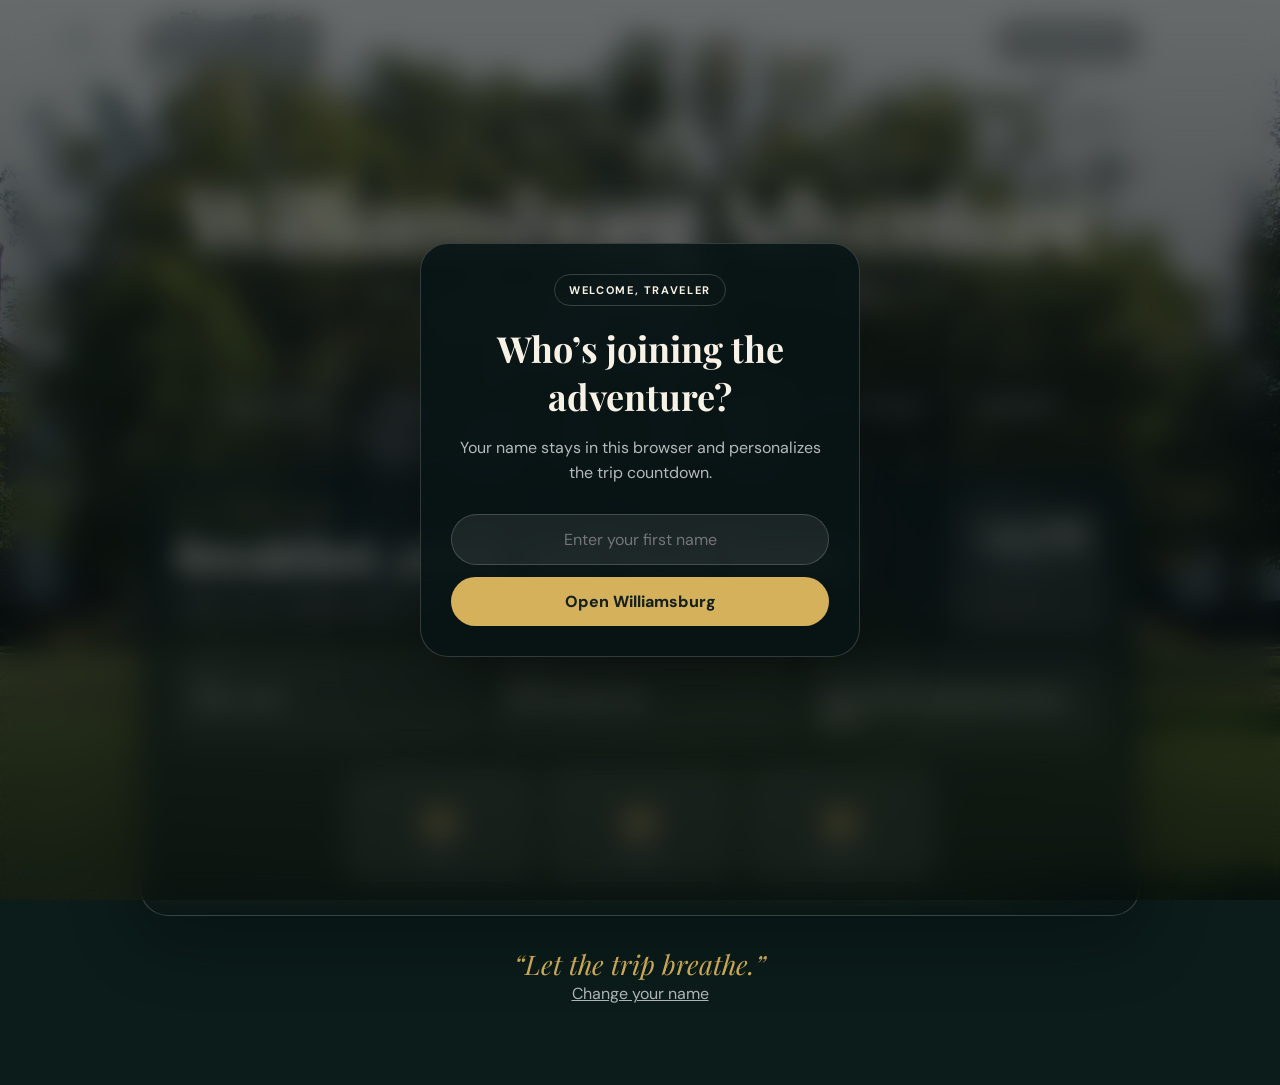
<file: trips/williamsburg-2026/index.html>
<!doctype html>
<html lang="en">

<head>
  <meta charset="utf-8">
  <meta name="viewport" content="width=device-width, initial-scale=1">
  <title>Williamsburg Adventure</title>
  <meta name="description" content="Live countdown to the next Williamsburg itinerary event.">
  <meta name="theme-color" content="#0b1c1b">
  <link rel="manifest" href="manifest.json">
  <link rel="icon" type="image/png" href="../assets/williamsburg-icon.png">
  <link rel="apple-touch-icon" sizes="180x180" href="../assets/williamsburg-icon.png">
  <script src="theme.js"></script>
  <link rel="stylesheet" href="williamsburg.css">
</head>

<body class="home-page">
  <div id="nameGate" class="gate">
    <form id="nameForm" class="gate-card">
      <span class="eyebrow">Welcome, traveler</span>
      <h2>Who’s joining the adventure?</h2>
      <p>Your name stays in this browser and personalizes the trip countdown.</p>
      <input id="travelerName" aria-label="Your name" autocomplete="given-name" placeholder="Enter your first name"
        required>
      <button type="submit">Open Williamsburg</button>
    </form>
  </div>

  <main class="home-shell">
    <header class="topbar">
      <span class="top-pill">Williamsburg · 2026</span>
      <span id="localClock" class="top-pill">EDT</span>
    </header>

    <section class="home-content">
      <span class="eyebrow">The Historic Triangle awaits</span>
      <h1 id="pageTitle">Williamsburg Adventure</h1>
      <p class="lede">History, coasters, and slow summer evenings—July 24 through 31.</p>
      <p class="theme-hint" data-theme-label>Today’s theme: Williamsburg</p>
      <nav class="resources" aria-label="Trip resources">
        <a href="itinerary.html">Open Itinerary</a>
        <a href="important.html">Important</a>
        <a href="history.html">History</a>
        <a href="https://www.colonialwilliamsburg.org/" target="_blank" rel="noreferrer">Colonial Williamsburg</a>
        <a href="https://buschgardens.com/williamsburg/" target="_blank" rel="noreferrer">Busch Gardens</a>
        <a href="https://www.jyfmuseums.org/visit/jamestown-settlement" target="_blank" rel="noreferrer">Jamestown</a>
      </nav>
      <article class="countdown-card">
        <div class="event-header">
          <div>
            <span class="status">Next itinerary event</span>
            <h2 id="eventTitle">Loading the trip plan…</h2>
            <p id="eventMeta">Williamsburg, Virginia</p>
          </div>
          <div class="event-time">
            <strong id="eventTime">--:--</strong>
            <span>Williamsburg time</span>
          </div>
        </div>

        <div class="glance-grid">
          <div><span>When</span><strong id="eventWhen">Loading…</strong></div>
          <div><span>Where</span><strong id="eventWhere">Loading…</strong></div>
          <div><span>Good to know</span><strong id="eventNote">Loading…</strong></div>
        </div>

        <div class="countdown">
          <div><strong id="days">0</strong><span>Days</span></div>
          <div><strong id="hours">0</strong><span>Hours</span></div>
          <div><strong id="minutes">0</strong><span>Minutes</span></div>
        </div>
      </article>

      <p class="message">“Let the trip breathe.”</p>
      <button id="changeName" class="text-button">Change your name</button>

    </section>
  </main>

  <script src="williamsburg.js"></script>
</body>

</html>
</file>
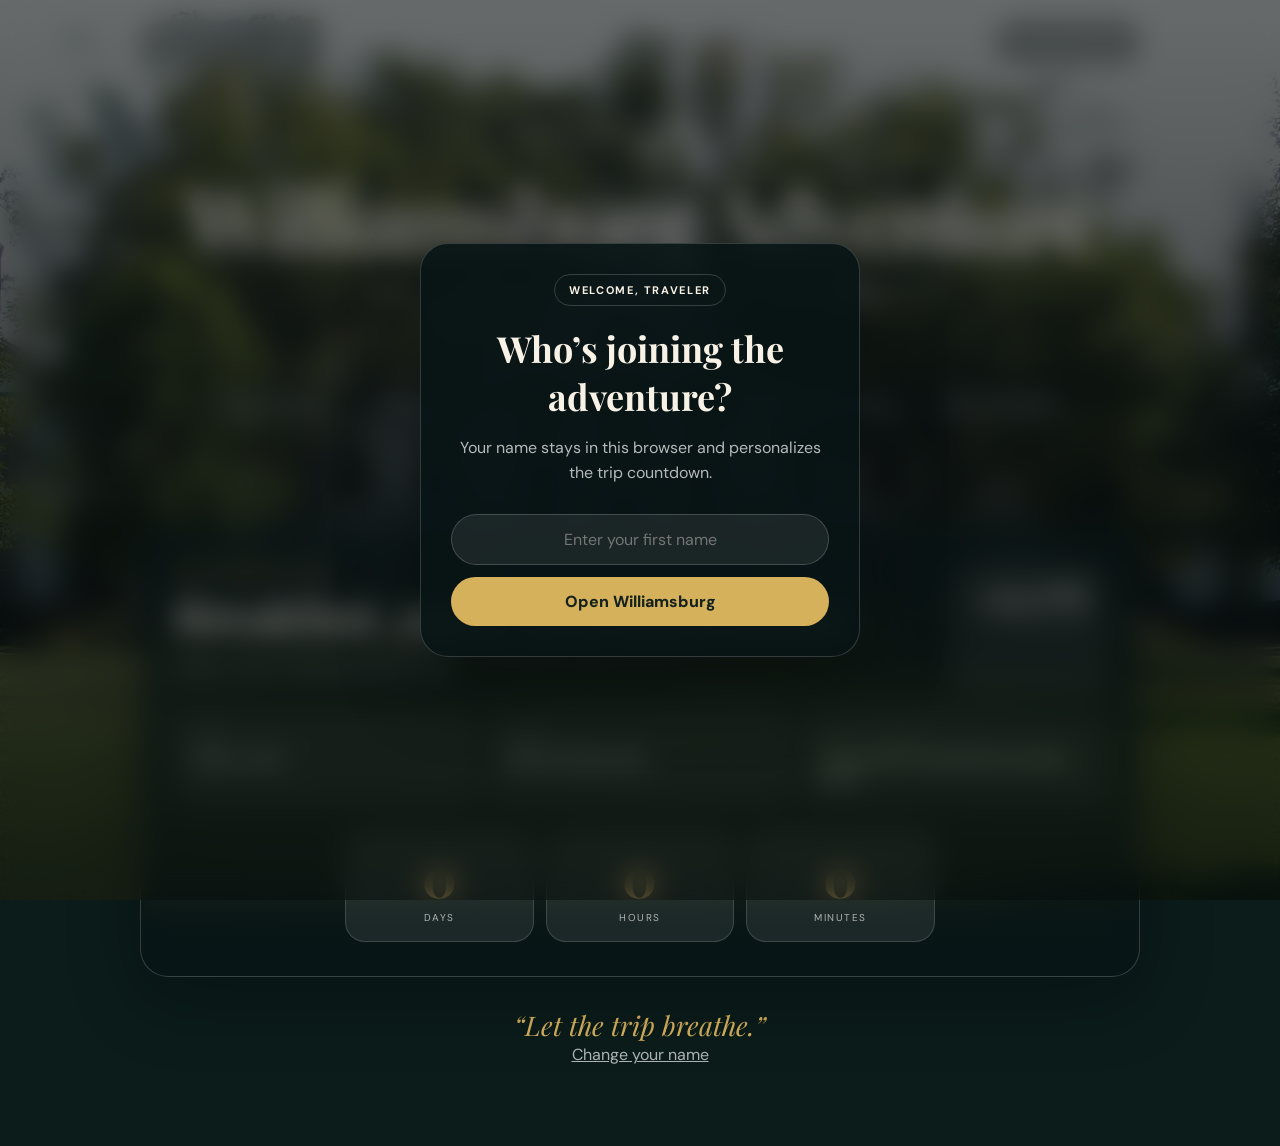
<file: trips/williamsburg/index.html>
<!doctype html>
<html lang="en">
<head>
  <meta charset="utf-8">
  <meta name="viewport" content="width=device-width, initial-scale=1">
  <title>Williamsburg Adventure</title>
  <meta name="description" content="Live countdown to the next Williamsburg itinerary event.">
  <meta name="theme-color" content="#0b1c1b">
  <link rel="manifest" href="manifest.json">
  <link rel="icon" type="image/png" href="../../assets/williamsburg-icon.png">
  <link rel="apple-touch-icon" sizes="180x180" href="../../assets/williamsburg-icon.png">
  <script src="theme.js"></script>
  <link rel="stylesheet" href="williamsburg.css">
</head>
<body class="home-page">
  <div id="nameGate" class="gate">
    <form id="nameForm" class="gate-card">
      <span class="eyebrow">Welcome, traveler</span>
      <h2>Who’s joining the adventure?</h2>
      <p>Your name stays in this browser and personalizes the trip countdown.</p>
      <input id="travelerName" aria-label="Your name" autocomplete="given-name" placeholder="Enter your first name" required>
      <button type="submit">Open Williamsburg</button>
    </form>
  </div>

  <main class="home-shell">
    <header class="topbar">
      <span class="top-pill">Williamsburg · 2026</span>
      <span id="localClock" class="top-pill">EDT</span>
    </header>

    <section class="home-content">
      <span class="eyebrow">The Historic Triangle awaits</span>
      <h1 id="pageTitle">Williamsburg Adventure</h1>
      <p class="lede">History, coasters, and slow summer evenings—July 24 through 31.</p>
      <p class="theme-hint" data-theme-label>Today’s theme: Williamsburg</p>
      <nav class="resources" aria-label="Trip resources">
        <a href="itinerary.html">Open Itinerary</a>
        <a href="important.html">Important</a>
        <a href="history.html">History</a>
        <a href="notes.html">Field Notes</a>
        <a href="https://www.colonialwilliamsburg.org/" target="_blank" rel="noreferrer">Colonial Williamsburg</a>
        <a href="https://buschgardens.com/williamsburg/" target="_blank" rel="noreferrer">Busch Gardens</a>
        <a href="https://www.jyfmuseums.org/visit/jamestown-settlement" target="_blank" rel="noreferrer">Jamestown</a>
      </nav>
      <article class="countdown-card">
        <div class="event-header">
          <div>
            <span class="status">Next itinerary event</span>
            <h2 id="eventTitle">Loading the trip plan…</h2>
            <p id="eventMeta">Williamsburg, Virginia</p>
          </div>
          <div class="event-time">
            <strong id="eventTime">--:--</strong>
            <span>Williamsburg time</span>
          </div>
        </div>

        <div class="glance-grid">
          <div><span>When</span><strong id="eventWhen">Loading…</strong></div>
          <div><span>Where</span><strong id="eventWhere">Loading…</strong></div>
          <div><span>Good to know</span><strong id="eventNote">Loading…</strong></div>
        </div>

        <div class="countdown">
          <div><strong id="days">0</strong><span>Days</span></div>
          <div><strong id="hours">0</strong><span>Hours</span></div>
          <div><strong id="minutes">0</strong><span>Minutes</span></div>
        </div>
      </article>

      <p class="message">“Let the trip breathe.”</p>
      <button id="changeName" class="text-button">Change your name</button>

    </section>
  </main>

  <script src="williamsburg.js"></script>
</body>
</html>
</file>
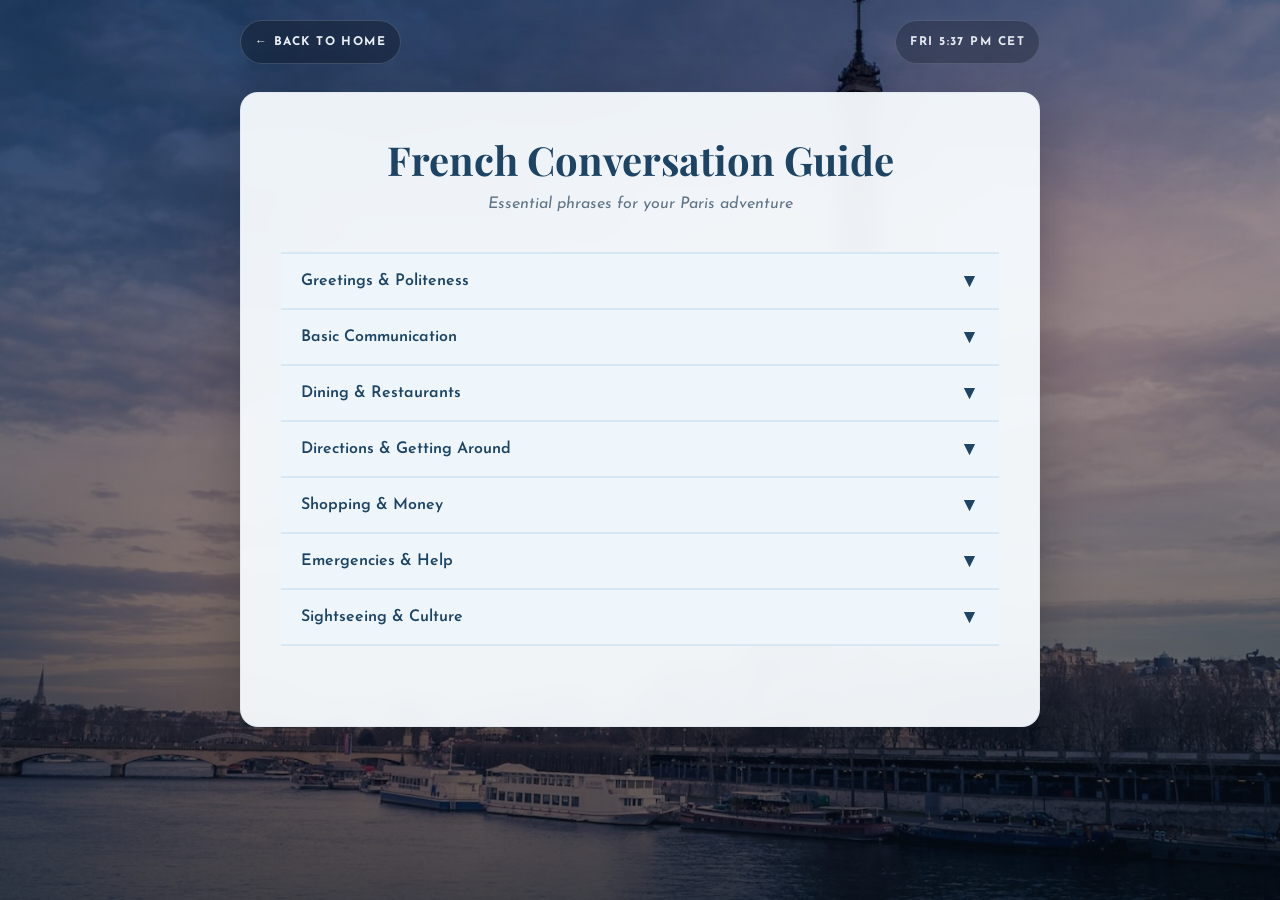
<file: ami/french.html>
<!doctype html>
<html lang="en">

<head>
    <meta charset="utf-8">
    <meta name="viewport" content="width=device-width, initial-scale=1">
    <title>French Conversation Guide - Molly's Paris Adventure</title>
    <meta name="description" content="Essential French words and phrases for travelers">
    <meta name="theme-color" content="#1a1a2e">
    <script>
        (() => {
            const storedTheme = sessionStorage.getItem('driveapplied-ami-theme');
            if (!storedTheme) {
                return;
            }

            try {
                const theme = JSON.parse(storedTheme);
                if (theme.image) {
                    document.documentElement.style.setProperty('--theme-background-image', `url('${theme.image}')`);
                }
                if (theme.position) {
                    document.documentElement.style.setProperty('--theme-background-position', theme.position);
                }
                if (theme.overlay) {
                    document.documentElement.style.setProperty('--theme-overlay', theme.overlay);
                }
            } catch (error) {
                sessionStorage.removeItem('driveapplied-ami-theme');
            }
        })();
    </script>
    <link rel="preconnect" href="https://fonts.googleapis.com">
    <link rel="preconnect" href="https://fonts.gstatic.com" crossorigin>
    <link href="https://fonts.googleapis.com/css2?family=Playfair+Display:wght@700;900&family=Josefin+Sans:wght@300;400;700&display=swap" rel="stylesheet">
    <link rel="stylesheet" href="ami.css">
    <style>
        :root {
            --ami-page-shell-width: 800px;
            --ami-ink: #173145;
        }

        h1 {
            font-family: 'Playfair Display', serif;
            font-size: 2.5rem;
            color: #1d4464;
            margin-bottom: 10px;
            text-align: center;
        }

        .subtitle {
            text-align: center;
            color: #5f7488;
            margin-bottom: 40px;
            font-style: italic;
        }

        .accordion {
            border-top: 2px solid #d7e7f3;
        }

        .accordion-item {
            border-bottom: 2px solid #d7e7f3;
        }

        .accordion-header {
            background: #eef6fb;
            padding: 16px 20px;
            cursor: pointer;
            display: flex;
            justify-content: space-between;
            align-items: center;
            transition: all 0.3s ease;
            font-weight: 600;
            color: #1d4464;
        }

        .accordion-header:hover {
            background: #e4f0f8;
        }

        .accordion-header.active {
            background: #3f7dac;
            color: white;
        }

        .toggle-icon {
            font-size: 1.2rem;
            transition: transform 0.3s ease;
        }

        .accordion-header.active .toggle-icon {
            transform: rotate(180deg);
        }

        .accordion-content {
            max-height: 0;
            overflow: hidden;
            transition: max-height 0.3s ease;
            background: white;
        }

        .accordion-content.active {
            max-height: 1000px;
        }

        .phrase-group {
            padding: 20px;
        }

        .phrase-item {
            margin-bottom: 20px;
            padding-bottom: 20px;
            border-bottom: 1px solid #d7e7f3;
        }

        .phrase-item:last-child {
            margin-bottom: 0;
            padding-bottom: 0;
            border-bottom: none;
        }

        .english {
            font-size: 0.9rem;
            color: #7a8a98;
            margin-bottom: 4px;
        }

        .french {
            font-size: 1.1rem;
            font-weight: 600;
            color: #1d4464;
            margin-bottom: 4px;
        }

        .pronunciation {
            font-size: 0.85rem;
            color: #5f8fb7;
            font-style: italic;
        }

        @media (max-width: 840px) {
            .container {
                padding: 25px;
            }

            h1 {
                font-size: 1.8rem;
            }

            .accordion-header {
                padding: 14px 16px;
                font-size: 0.95rem;
            }

            .phrase-item {
                margin-bottom: 15px;
                padding-bottom: 15px;
            }
        }

        @media (max-width: 600px) {
            .container {
                padding: 25px;
            }
        }
    </style>
</head>

<body>
    <div class="page-shell">
        <div class="page-topbar">
            <a href="index.html" class="back-link">← Back to Home</a>
            <div id="parisNow" class="paris-clock">CET</div>
        </div>
        <div class="container">
            <h1>French Conversation Guide</h1>
            <div class="subtitle">Essential phrases for your Paris adventure</div>

            <div class="accordion">
            <!-- Greetings -->
            <div class="accordion-item">
                <div class="accordion-header" onclick="toggleAccordion(this)">
                    <span>Greetings & Politeness</span>
                    <span class="toggle-icon">▼</span>
                </div>
                <div class="accordion-content">
                    <div class="phrase-group">
                        <div class="phrase-item">
                            <div class="english">Hello</div>
                            <div class="french">Bonjour</div>
                            <div class="pronunciation">bon-ZHOOR</div>
                        </div>
                        <div class="phrase-item">
                            <div class="english">Good evening</div>
                            <div class="french">Bonsoir</div>
                            <div class="pronunciation">bon-SWAH</div>
                        </div>
                        <div class="phrase-item">
                            <div class="english">Thank you</div>
                            <div class="french">Merci</div>
                            <div class="pronunciation">mare-SEE</div>
                        </div>
                        <div class="phrase-item">
                            <div class="english">Thank you very much</div>
                            <div class="french">Merci beaucoup</div>
                            <div class="pronunciation">mare-SEE boh-KOO</div>
                        </div>
                        <div class="phrase-item">
                            <div class="english">Please</div>
                            <div class="french">S'il vous plaît</div>
                            <div class="pronunciation">see-voo PLEH</div>
                        </div>
                        <div class="phrase-item">
                            <div class="english">Excuse me / Sorry</div>
                            <div class="french">Excusez-moi / Pardon</div>
                            <div class="pronunciation">ek-skew-zay-MWAH / par-DONG</div>
                        </div>
                        <div class="phrase-item">
                            <div class="english">You're welcome</div>
                            <div class="french">De rien</div>
                            <div class="pronunciation">duh ree-ANG</div>
                        </div>
                        <div class="phrase-item">
                            <div class="english">Goodbye</div>
                            <div class="french">Au revoir</div>
                            <div class="pronunciation">oh-ruh-VWAH</div>
                        </div>
                    </div>
                </div>
            </div>

            <!-- Basic Communication -->
            <div class="accordion-item">
                <div class="accordion-header" onclick="toggleAccordion(this)">
                    <span>Basic Communication</span>
                    <span class="toggle-icon">▼</span>
                </div>
                <div class="accordion-content">
                    <div class="phrase-group">
                        <div class="phrase-item">
                            <div class="english">My name is...</div>
                            <div class="french">Je m'appelle...</div>
                            <div class="pronunciation">zhuh mah-PEL</div>
                        </div>
                        <div class="phrase-item">
                            <div class="english">What is your name?</div>
                            <div class="french">Quel est votre nom?</div>
                            <div class="pronunciation">kel eh VOH-truh nom</div>
                        </div>
                        <div class="phrase-item">
                            <div class="english">I don't understand</div>
                            <div class="french">Je ne comprends pas</div>
                            <div class="pronunciation">zhuh nuh com-PRAHN pah</div>
                        </div>
                        <div class="phrase-item">
                            <div class="english">Do you speak English?</div>
                            <div class="french">Parlez-vous anglais?</div>
                            <div class="pronunciation">par-lay-VOO AHN-gleh</div>
                        </div>
                        <div class="phrase-item">
                            <div class="english">Slowly, please</div>
                            <div class="french">Lentement, s'il vous plaît</div>
                            <div class="pronunciation">lent-MAHN, see-voo PLEH</div>
                        </div>
                        <div class="phrase-item">
                            <div class="english">How are you?</div>
                            <div class="french">Comment allez-vous?</div>
                            <div class="pronunciation">kom-MAHN tah-lay-VOO</div>
                        </div>
                        <div class="phrase-item">
                            <div class="english">I'm fine, thank you</div>
                            <div class="french">Ça va bien, merci</div>
                            <div class="pronunciation">sah vah bee-ANG, mare-SEE</div>
                        </div>
                    </div>
                </div>
            </div>

            <!-- Dining & Restaurants -->
            <div class="accordion-item">
                <div class="accordion-header" onclick="toggleAccordion(this)">
                    <span>Dining & Restaurants</span>
                    <span class="toggle-icon">▼</span>
                </div>
                <div class="accordion-content">
                    <div class="phrase-group">
                        <div class="phrase-item">
                            <div class="english">A table for one</div>
                            <div class="french">Une table pour une personne</div>
                            <div class="pronunciation">oon tah-bluh poor oon pair-SON</div>
                        </div>
                        <div class="phrase-item">
                            <div class="english">The menu, please</div>
                            <div class="french">Le menu, s'il vous plaît</div>
                            <div class="pronunciation">luh muh-NOO, see-voo PLEH</div>
                        </div>
                        <div class="phrase-item">
                            <div class="english">What do you recommend?</div>
                            <div class="french">Qu'est-ce que vous recommandez?</div>
                            <div class="pronunciation">kes-kuh voo ruh-kom-AHN-day</div>
                        </div>
                        <div class="phrase-item">
                            <div class="english">I am vegetarian</div>
                            <div class="french">Je suis végétarienne</div>
                            <div class="pronunciation">zhuh swee vay-zhay-TAR-ee-en</div>
                        </div>
                        <div class="phrase-item">
                            <div class="english">The bill, please</div>
                            <div class="french">L'addition, s'il vous plaît</div>
                            <div class="pronunciation">lah-dee-see-OHN, see-voo PLEH</div>
                        </div>
                        <div class="phrase-item">
                            <div class="english">Delicious!</div>
                            <div class="french">Délicieux!</div>
                            <div class="pronunciation">day-lee-see-UH</div>
                        </div>
                        <div class="phrase-item">
                            <div class="english">Water, please</div>
                            <div class="french">De l'eau, s'il vous plaît</div>
                            <div class="pronunciation">duh loh, see-voo PLEH</div>
                        </div>
                        <div class="phrase-item">
                            <div class="english">Coffee / Tea</div>
                            <div class="french">Un café / Un thé</div>
                            <div class="pronunciation">uhn kah-FAY / uhn tay</div>
                        </div>
                    </div>
                </div>
            </div>

            <!-- Directions & Getting Around -->
            <div class="accordion-item">
                <div class="accordion-header" onclick="toggleAccordion(this)">
                    <span>Directions & Getting Around</span>
                    <span class="toggle-icon">▼</span>
                </div>
                <div class="accordion-content">
                    <div class="phrase-group">
                        <div class="phrase-item">
                            <div class="english">Where is...?</div>
                            <div class="french">Où est...?</div>
                            <div class="pronunciation">oo eh</div>
                        </div>
                        <div class="phrase-item">
                            <div class="english">The Metro station</div>
                            <div class="french">La station de métro</div>
                            <div class="pronunciation">lah stah-see-OHN duh MAY-troh</div>
                        </div>
                        <div class="phrase-item">
                            <div class="english">Straight ahead</div>
                            <div class="french">Tout droit</div>
                            <div class="pronunciation">too DRAH</div>
                        </div>
                        <div class="phrase-item">
                            <div class="english">Left / Right</div>
                            <div class="french">À gauche / À droite</div>
                            <div class="pronunciation">ah GOHSH / ah DRAH</div>
                        </div>
                        <div class="phrase-item">
                            <div class="english">How much is a ticket?</div>
                            <div class="french">Combien coûte un billet?</div>
                            <div class="pronunciation">kom-bee-ANG koot uhn bee-YEH</div>
                        </div>
                        <div class="phrase-item">
                            <div class="english">Taxi, please</div>
                            <div class="french">Un taxi, s'il vous plaît</div>
                            <div class="pronunciation">uhn TAK-see, see-voo PLEH</div>
                        </div>
                        <div class="phrase-item">
                            <div class="english">The airport</div>
                            <div class="french">L'aéroport</div>
                            <div class="pronunciation">lah-ay-roh-POR</div>
                        </div>
                    </div>
                </div>
            </div>

            <!-- Shopping & Money -->
            <div class="accordion-item">
                <div class="accordion-header" onclick="toggleAccordion(this)">
                    <span>Shopping & Money</span>
                    <span class="toggle-icon">▼</span>
                </div>
                <div class="accordion-content">
                    <div class="phrase-group">
                        <div class="phrase-item">
                            <div class="english">How much does this cost?</div>
                            <div class="french">Combien coûte ce-ci?</div>
                            <div class="pronunciation">kom-bee-ANG koot suh-SEE</div>
                        </div>
                        <div class="phrase-item">
                            <div class="english">That's too expensive</div>
                            <div class="french">C'est trop cher</div>
                            <div class="pronunciation">seh troh SHAIR</div>
                        </div>
                        <div class="phrase-item">
                            <div class="english">Do you have a smaller size?</div>
                            <div class="french">Avez-vous une plus petite taille?</div>
                            <div class="pronunciation">ah-vay-VOO oon plus puh-TEET TIGH</div>
                        </div>
                        <div class="phrase-item">
                            <div class="english">I'm looking for...</div>
                            <div class="french">Je cherche...</div>
                            <div class="pronunciation">zhuh SHERSH</div>
                        </div>
                        <div class="phrase-item">
                            <div class="english">Do you accept credit cards?</div>
                            <div class="french">Acceptez-vous les cartes de crédit?</div>
                            <div class="pronunciation">ak-sep-tay-VOO lay kart duh KRAY-dee</div>
                        </div>
                        <div class="phrase-item">
                            <div class="english">Can I try this on?</div>
                            <div class="french">Puis-je essayer ça?</div>
                            <div class="pronunciation">pwee-zhuh eh-say-YAY sah</div>
                        </div>
                    </div>
                </div>
            </div>

            <!-- Emergencies & Helpful Phrases -->
            <div class="accordion-item">
                <div class="accordion-header" onclick="toggleAccordion(this)">
                    <span>Emergencies & Help</span>
                    <span class="toggle-icon">▼</span>
                </div>
                <div class="accordion-content">
                    <div class="phrase-group">
                        <div class="phrase-item">
                            <div class="english">Help!</div>
                            <div class="french">À l'aide!</div>
                            <div class="pronunciation">ah LEHD</div>
                        </div>
                        <div class="phrase-item">
                            <div class="english">Call the police</div>
                            <div class="french">Appelez la police</div>
                            <div class="pronunciation">ah-puh-LAY lah poh-LEES</div>
                        </div>
                        <div class="phrase-item">
                            <div class="english">I need a doctor</div>
                            <div class="french">J'ai besoin d'un médecin</div>
                            <div class="pronunciation">zhay buh-SWAN duhn may-duh-SAN</div>
                        </div>
                        <div class="phrase-item">
                            <div class="english">Hospital</div>
                            <div class="french">L'hôpital</div>
                            <div class="pronunciation">loh-pee-TAHL</div>
                        </div>
                        <div class="phrase-item">
                            <div class="english">I'm lost</div>
                            <div class="french">Je suis perdue</div>
                            <div class="pronunciation">zhuh swee pair-DOO</div>
                        </div>
                        <div class="phrase-item">
                            <div class="english">Can you help me?</div>
                            <div class="french">Pouvez-vous m'aider?</div>
                            <div class="pronunciation">poo-vay-VOO may-DAY</div>
                        </div>
                    </div>
                </div>
            </div>

            <!-- Sightseeing -->
            <div class="accordion-item">
                <div class="accordion-header" onclick="toggleAccordion(this)">
                    <span>Sightseeing & Culture</span>
                    <span class="toggle-icon">▼</span>
                </div>
                <div class="accordion-content">
                    <div class="phrase-group">
                        <div class="phrase-item">
                            <div class="english">How beautiful!</div>
                            <div class="french">C'est magnifique!</div>
                            <div class="pronunciation">seh mag-nee-FEEK</div>
                        </div>
                        <div class="phrase-item">
                            <div class="english">The Eiffel Tower</div>
                            <div class="french">La Tour Eiffel</div>
                            <div class="pronunciation">lah TOOR eye-FEL</div>
                        </div>
                        <div class="phrase-item">
                            <div class="english">The Louvre Museum</div>
                            <div class="french">Le Musée du Louvre</div>
                            <div class="pronunciation">luh moo-zay doo LOO-vruh</div>
                        </div>
                        <div class="phrase-item">
                            <div class="english">I would like a ticket</div>
                            <div class="french">Je voudrais un billet</div>
                            <div class="pronunciation">zhuh voo-DREH uhn bee-YEH</div>
                        </div>
                        <div class="phrase-item">
                            <div class="english">What time do you open/close?</div>
                            <div class="french">À quelle heure ouvrez-vous/fermez-vous?</div>
                            <div class="pronunciation">ah kel UR oo-vray-VOO/fer-may-VOO</div>
                        </div>
                        <div class="phrase-item">
                            <div class="english">This artwork is amazing</div>
                            <div class="french">Cette œuvre d'art est incroyable</div>
                            <div class="pronunciation">set uh-vruh dar eh an-krwah-AHL</div>
                        </div>
                    </div>
                </div>
            </div>
        </div>
        </div>
        <p id="themeContext" class="theme-footer" hidden></p>
    </div>

    <script>
        function updateThemeFooter() {
            const themeContext = document.getElementById('themeContext');
            const storedTheme = sessionStorage.getItem('driveapplied-ami-theme');

            if (!storedTheme) {
                themeContext.hidden = true;
                return;
            }

            try {
                const theme = JSON.parse(storedTheme);
                if (!theme.label) {
                    themeContext.hidden = true;
                    return;
                }

                themeContext.textContent = `Today's theme: ${theme.label}`;
                themeContext.hidden = false;
            } catch (error) {
                themeContext.hidden = true;
            }
        }

        function updateParisClock() {
            document.getElementById('parisNow').textContent = `${new Intl.DateTimeFormat('en-US', {
                timeZone: 'Europe/Paris',
                weekday: 'short',
                hour: 'numeric',
                minute: '2-digit'
            }).format(new Date())} CET`;
        }

        function toggleAccordion(header) {
            header.classList.toggle('active');
            const content = header.nextElementSibling;
            content.classList.toggle('active');
        }

        updateThemeFooter();
        updateParisClock();
        setInterval(updateParisClock, 30000);
    </script>
</body>

</html>
</file>
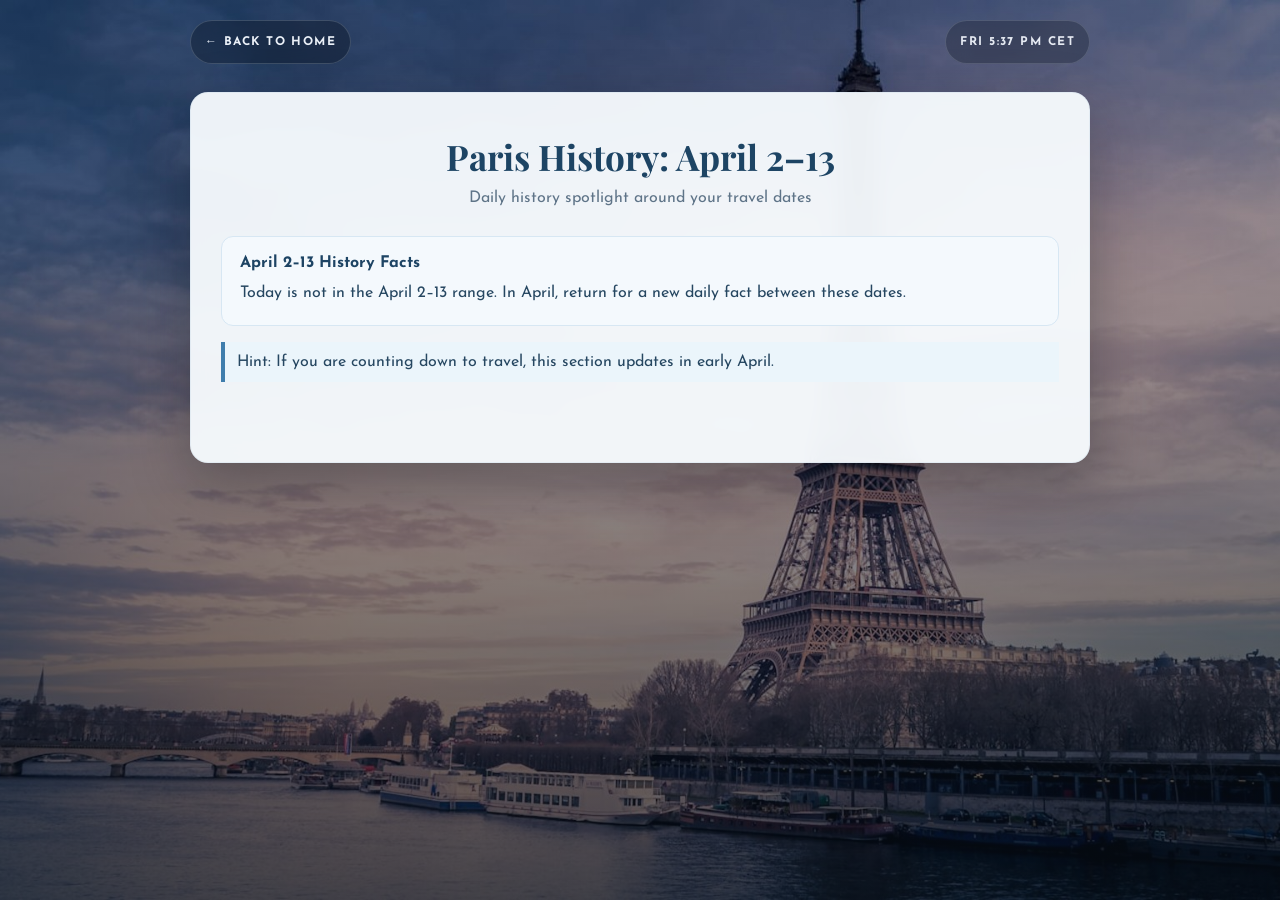
<file: ami/history.html>
<!doctype html>
<html lang="en">
<head>
  <meta charset="utf-8" />
  <meta name="viewport" content="width=device-width, initial-scale=1" />
  <title>Paris History: April Facts</title>
  <meta name="description" content="Daily Paris history facts for April 2–13" />
  <meta name="theme-color" content="#1a1a2e" />
  <script>
    (() => {
      const storedTheme = sessionStorage.getItem('driveapplied-ami-theme');
      if (!storedTheme) {
        return;
      }

      try {
        const theme = JSON.parse(storedTheme);
        if (theme.image) {
          document.documentElement.style.setProperty('--theme-background-image', `url('${theme.image}')`);
        }
        if (theme.position) {
          document.documentElement.style.setProperty('--theme-background-position', theme.position);
        }
        if (theme.overlay) {
          document.documentElement.style.setProperty('--theme-overlay', theme.overlay);
        }
      } catch (error) {
        sessionStorage.removeItem('driveapplied-ami-theme');
      }
    })();
  </script>
  <link rel="preconnect" href="https://fonts.googleapis.com" />
  <link rel="preconnect" href="https://fonts.gstatic.com" crossorigin />
  <link href="https://fonts.googleapis.com/css2?family=Playfair+Display:wght@700;900&family=Josefin+Sans:wght@300;400;700&display=swap" rel="stylesheet" />
  <link rel="stylesheet" href="ami.css" />
  <style>
    :root {
      --ami-page-shell-width: 900px;
      --ami-ink: #173145;
    }
    .container {
      padding: 40px 30px 80px;
    }
    h1 { font-family: 'Playfair Display', serif; font-size: 2.2rem; color: #1d4464; margin-bottom: 10px; text-align:center; }
    .subtitle { text-align:center; color:#5f7488; margin-bottom:30px; }
    .day-box {
      border: 1px solid #d7e7f3;
      border-radius: 12px;
      padding: 18px;
      margin-top: 15px;
      background: #f4f9fd;
    }
    .day-title { margin-bottom: 10px; color: #1d4464; font-weight:700; }
    .day-text { line-height: 1.6; color: #264761; }
    .info { margin-top: 16px; padding: 12px; border-left: 4px solid #3f7dac; background: #ebf5fb; color: #264761; }
    @media (max-width: 840px) {
      h1 { font-size: 1.6rem; }
    }

    @media (max-width: 600px) {
      .container { padding: 30px 18px 70px; }
    }
  </style>
</head>
<body>
  <div class="page-shell">
    <div class="page-topbar">
      <a href="index.html" class="back-link">← Back to Home</a>
      <div id="parisNow" class="paris-clock">CET</div>
    </div>
    <div class="container">
      <h1>Paris History: April 2–13</h1>
      <div class="subtitle">Daily history spotlight around your travel dates</div>
      <div id="dayFact" class="day-box">
        <div class="day-title">Loading...</div>
        <div class="day-text"></div>
      </div>
      <div id="dayInfo" class="info"></div>
    </div>
    <p id="themeContext" class="theme-footer" hidden></p>
  </div>
  <script>
    const facts = {
      2: '1848: Following the February Revolution, the Second Republic was proclaimed in Paris the day before, and the city became the center of a renewed push for democracy and workers’ rights.',
      3: '1886: French novelist Emile Zola published his groundbreaking work "L\'Assommoir"—a stark look at working-class life in Paris that influenced naturalist literature.',
      4: '1968: Student protests in Paris began building around demands for university reform and broader social change; they erupted into nationwide strikes in May.',
      5: '1925: The first Cannes Film Festival (organized in Paris by the French government) was announced, soon becoming a major international cultural event.',
      6: '1759: The first permanent circus building in France opened in Paris, marking the beginning of modern circus arts in the city.',
      7: '1886: French artist Camille Pissarro painted "Boulevard Montmartre" capturing the lively city street and heralding the modern Parisian urban identity.',
      8: '1950: Paris hosted the first UNESCO meeting to rebuild post-war cultural and educational cooperation between nations.',
      9: '1905: The French law on the Separation of the Churches and State was passed in December, but in April Paris saw a major debate on secularism and public schools.',
      10: '1981: In April 1981, Valéry Giscard d\’Estaing pardoned many political prisoners and began reforms that shaped late 20th-century Paris society.',
      11: '2002: Paris police gathered in April to prepare security measures for the upcoming UEFA Euro 2004 tournament and the city\'s large international events.',
      12: '2013: In April, Paris celebrated the opening of the restored Fontaine Saint-Michel as part of a broader heritage preservation effort.',
      13: '1888: Paris architect Victor Baltard\'s Les Halles market building was still a central hub for the city\'s food trade and daily life, representing a historic Parisian tradition.'
    };

    const now = new Date();
    const month = now.getMonth() + 1;
    const day = now.getDate();

    const dayBox = document.getElementById('dayFact');
    const title = dayBox.querySelector('.day-title');
    const text = dayBox.querySelector('.day-text');
    const dayInfo = document.getElementById('dayInfo');

    function updateThemeFooter() {
      const themeContext = document.getElementById('themeContext');
      const storedTheme = sessionStorage.getItem('driveapplied-ami-theme');

      if (!storedTheme) {
        themeContext.hidden = true;
        return;
      }

      try {
        const theme = JSON.parse(storedTheme);
        if (!theme.label) {
          themeContext.hidden = true;
          return;
        }

        themeContext.textContent = `Today's theme: ${theme.label}`;
        themeContext.hidden = false;
      } catch (error) {
        themeContext.hidden = true;
      }
    }

    function updateParisClock() {
      document.getElementById('parisNow').textContent = `${new Intl.DateTimeFormat('en-US', {
        timeZone: 'Europe/Paris',
        weekday: 'short',
        hour: 'numeric',
        minute: '2-digit'
      }).format(new Date())} CET`;
    }

    function setDayFact(day) {
      if (month === 4 && facts[day]) {
        title.textContent = `April ${day}`;
        text.textContent = facts[day];
        dayInfo.textContent = 'Tip: Check this every day for a new Paris fact during your trip countdown!';
      } else if (month === 4 && day < 2) {
        title.textContent = 'Stay tuned';
        text.textContent = 'The April history series starts on April 2. Come back then for daily Paris facts!';
        dayInfo.textContent = 'Your trip is approaching—make sure your countdown date is set correctly.';
      } else if (month === 4 && day > 13) {
        title.textContent = 'Adventure continues';
        text.textContent = 'April 2–13 history facts have ended; keep enjoying Paris with new discoveries each day!';
        dayInfo.textContent = 'You can still review the April highlights below.';
      } else {
        title.textContent = 'April 2–13 History Facts';
        text.textContent = 'Today is not in the April 2–13 range. In April, return for a new daily fact between these dates.';
        dayInfo.textContent = 'Hint: If you are counting down to travel, this section updates in early April.';
      }
    }

    updateThemeFooter();
    updateParisClock();
    setInterval(updateParisClock, 30000);
    setDayFact(day);
  </script>
</body>
</html>
</file>
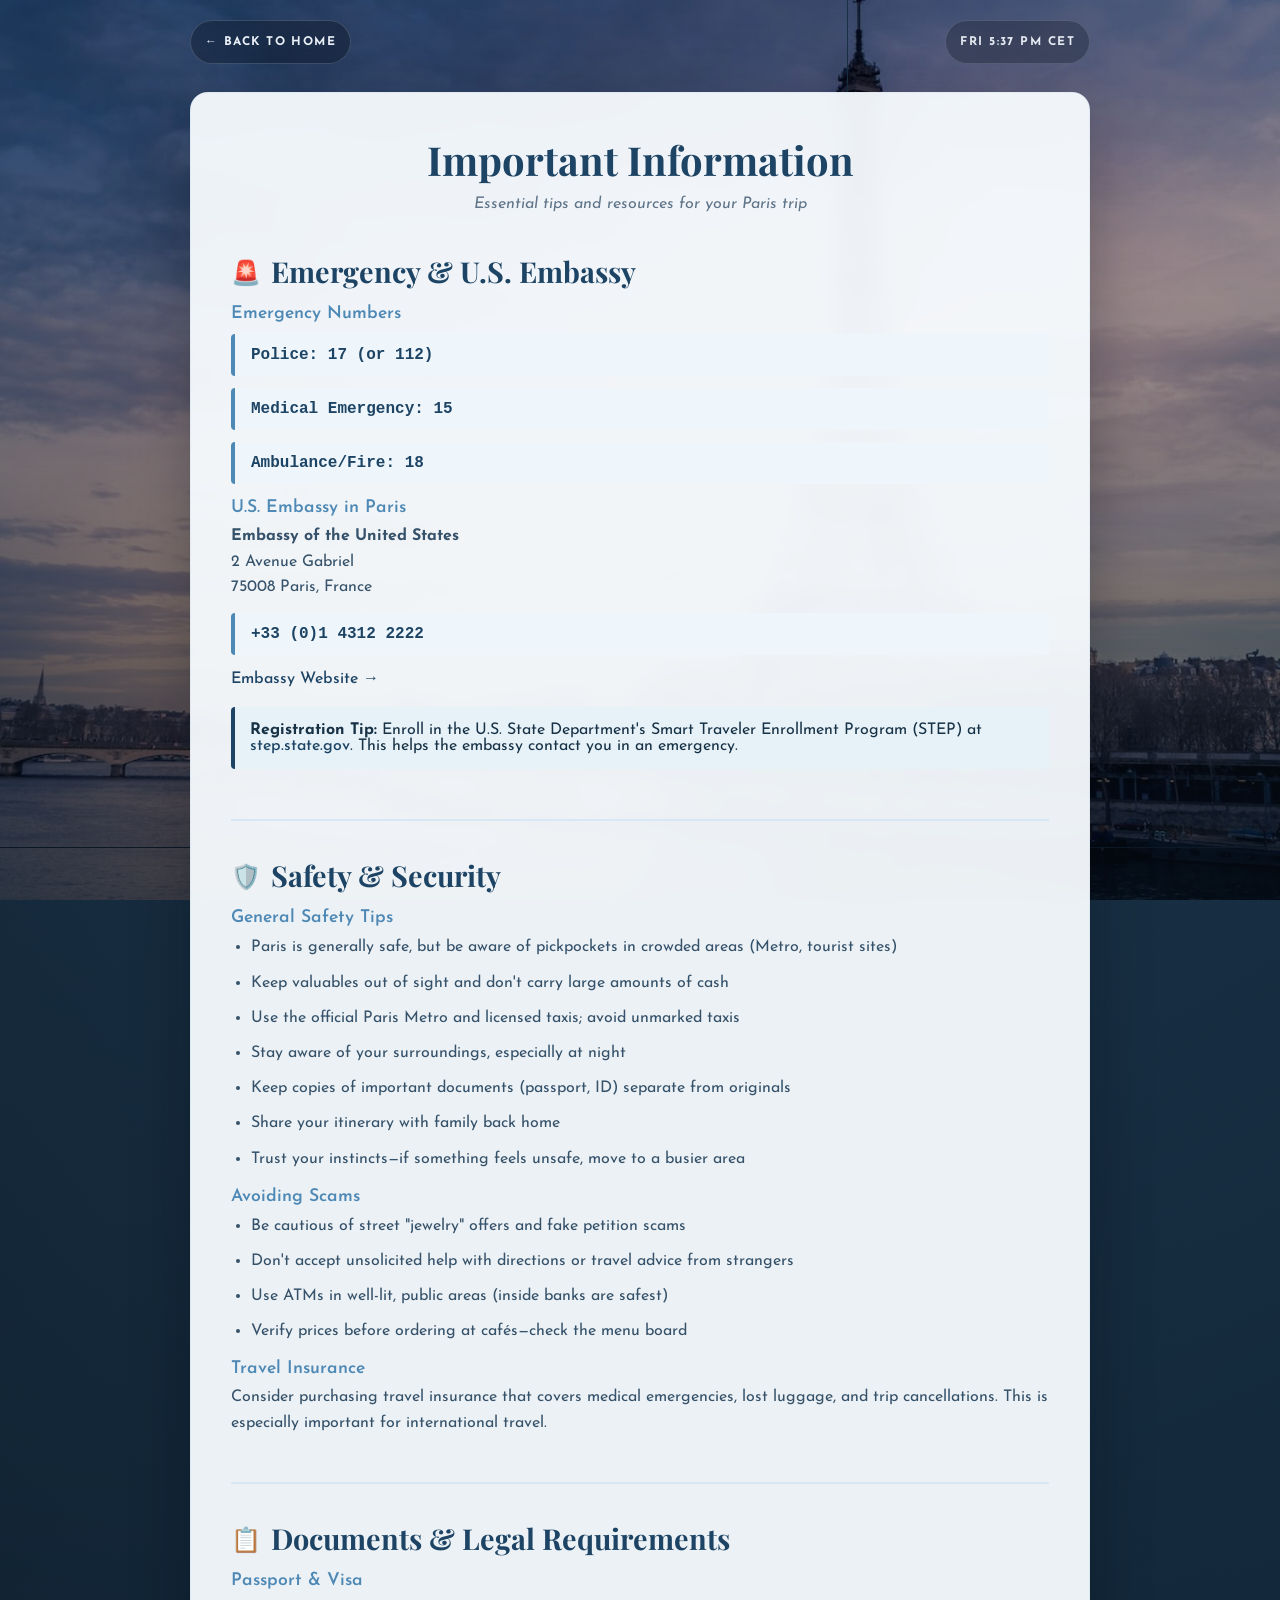
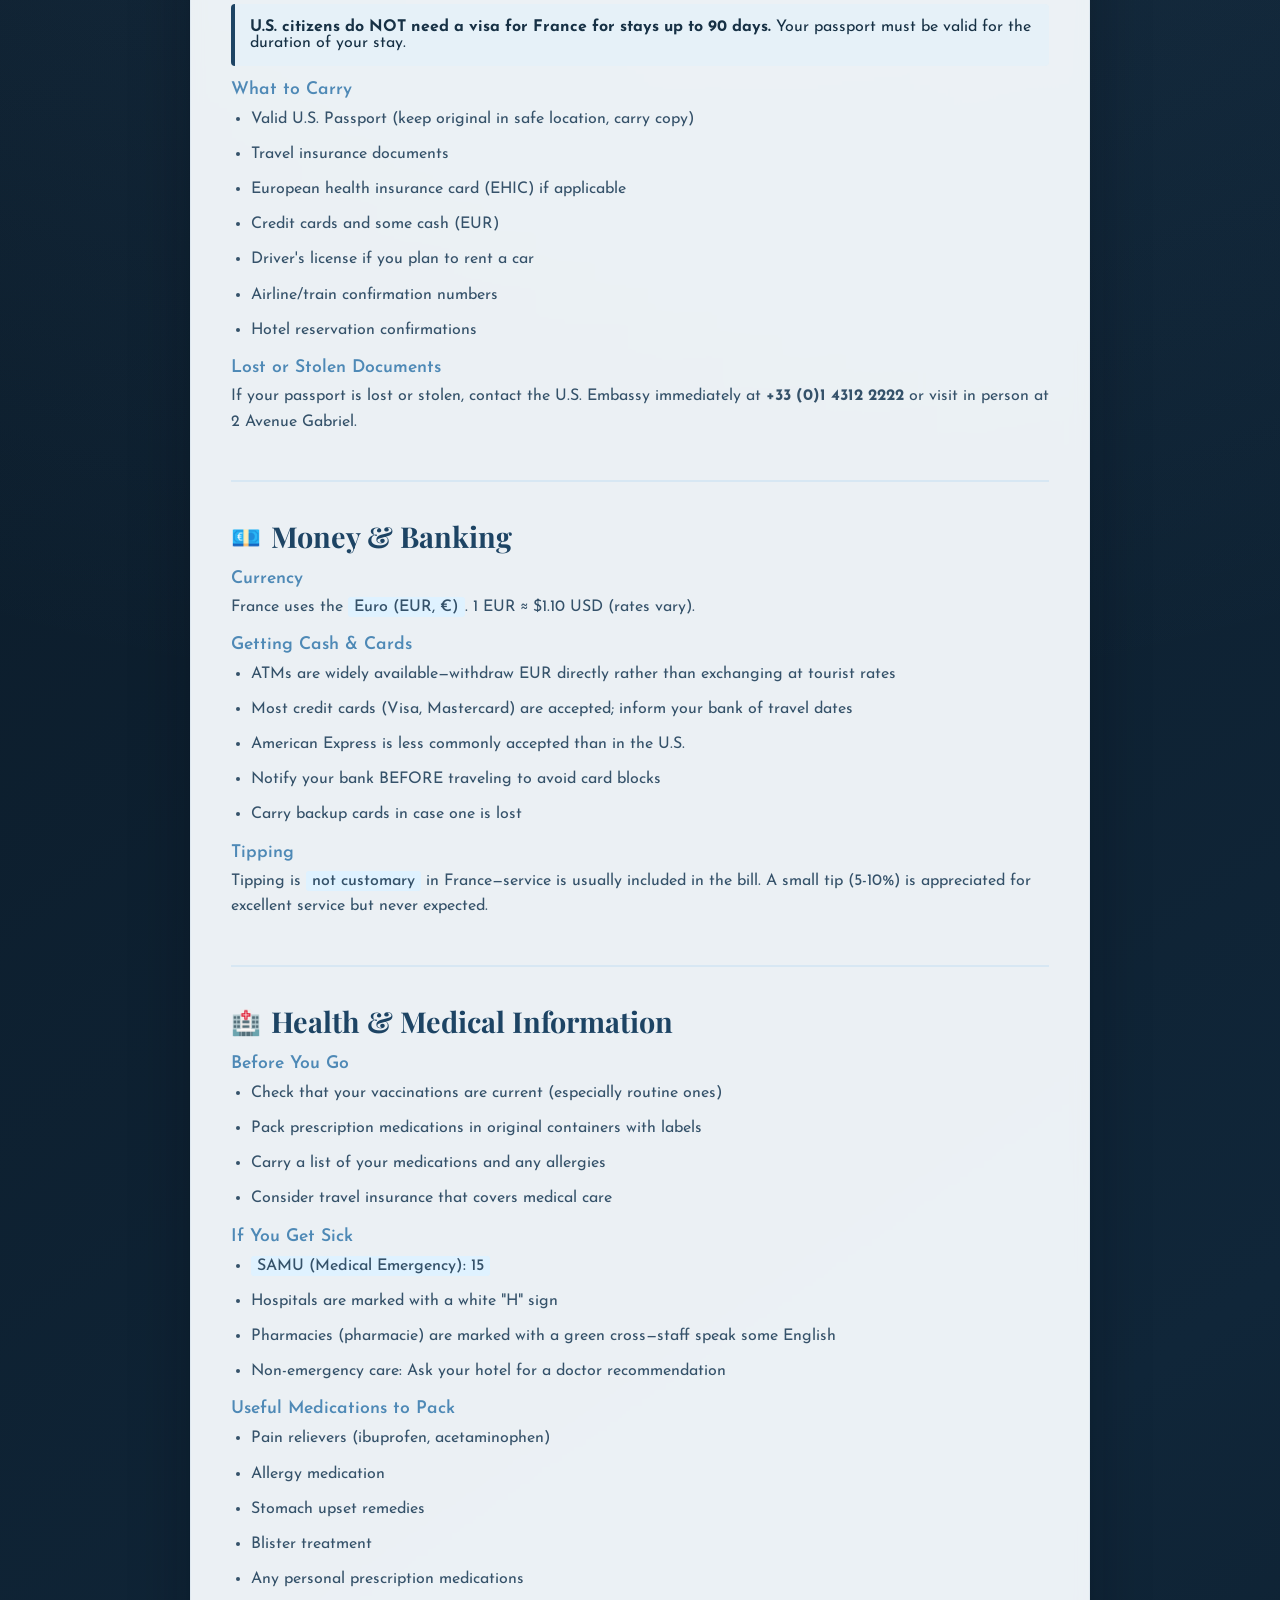
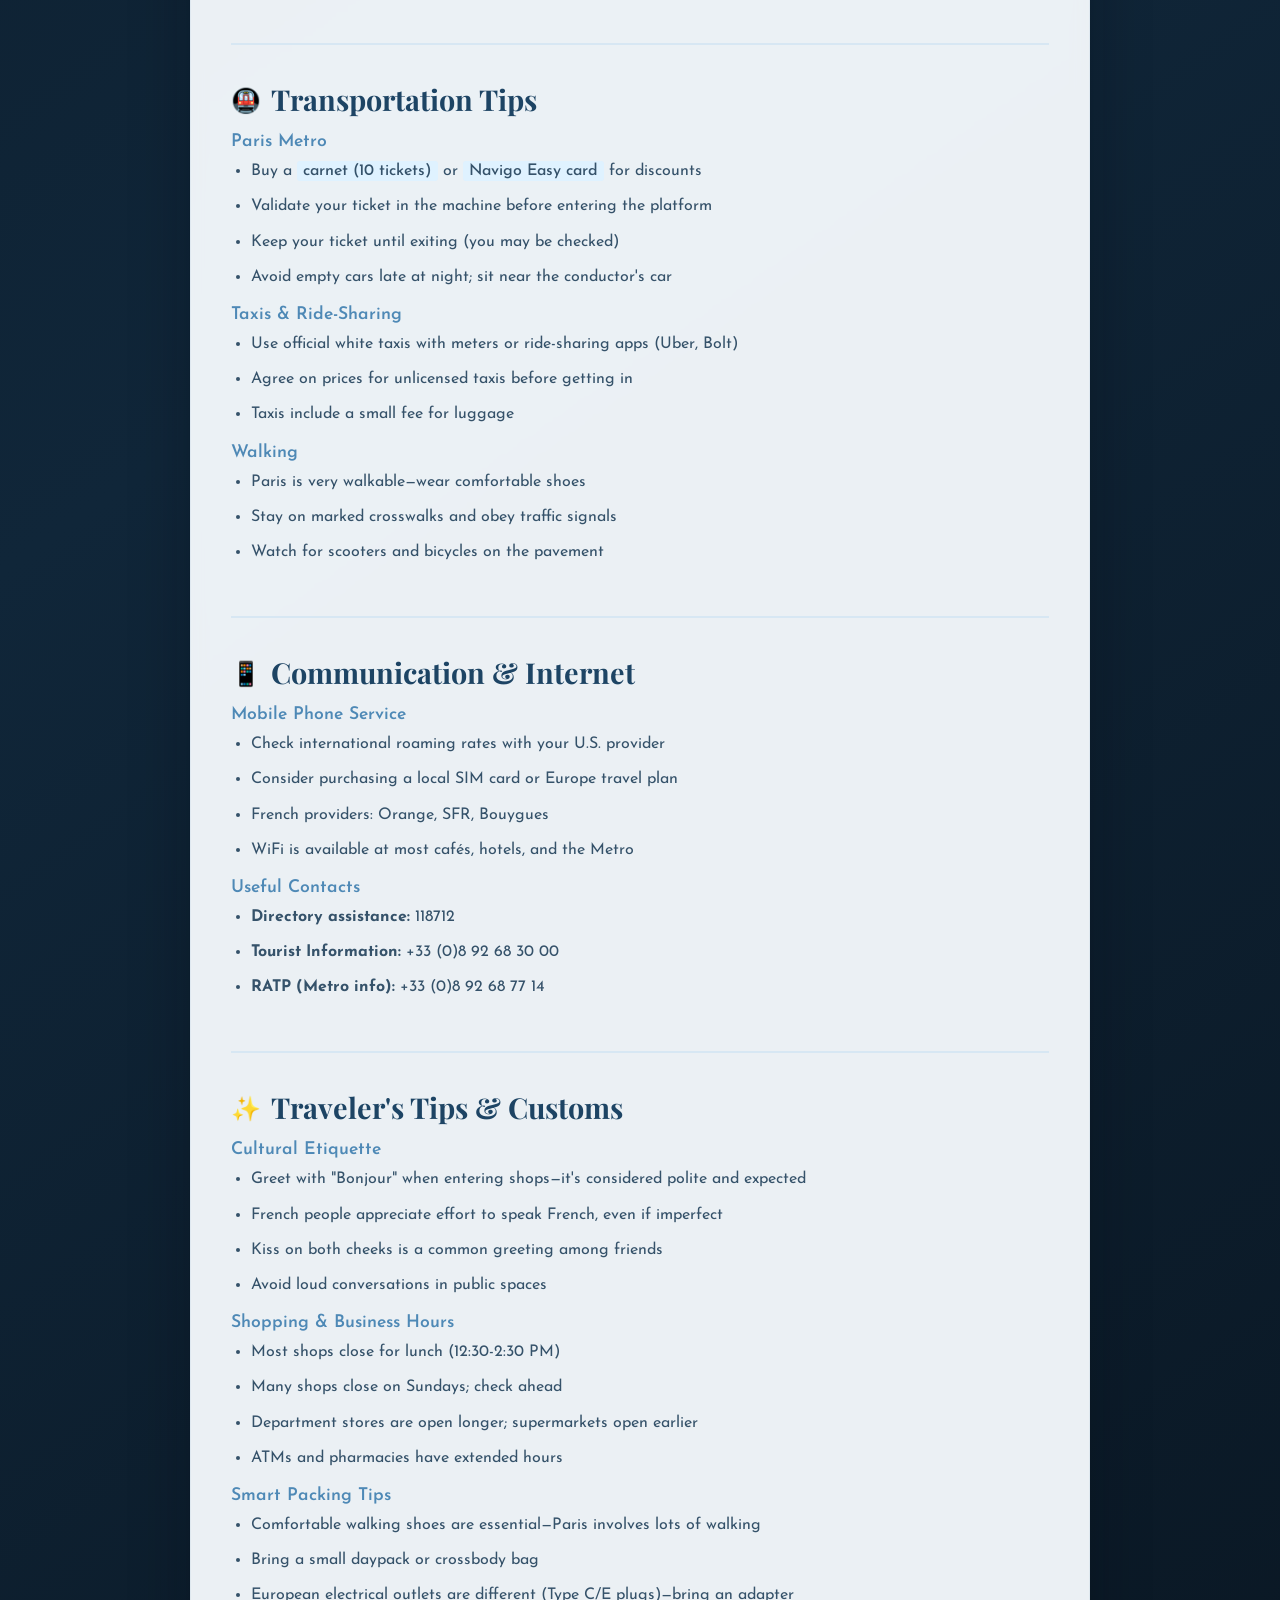
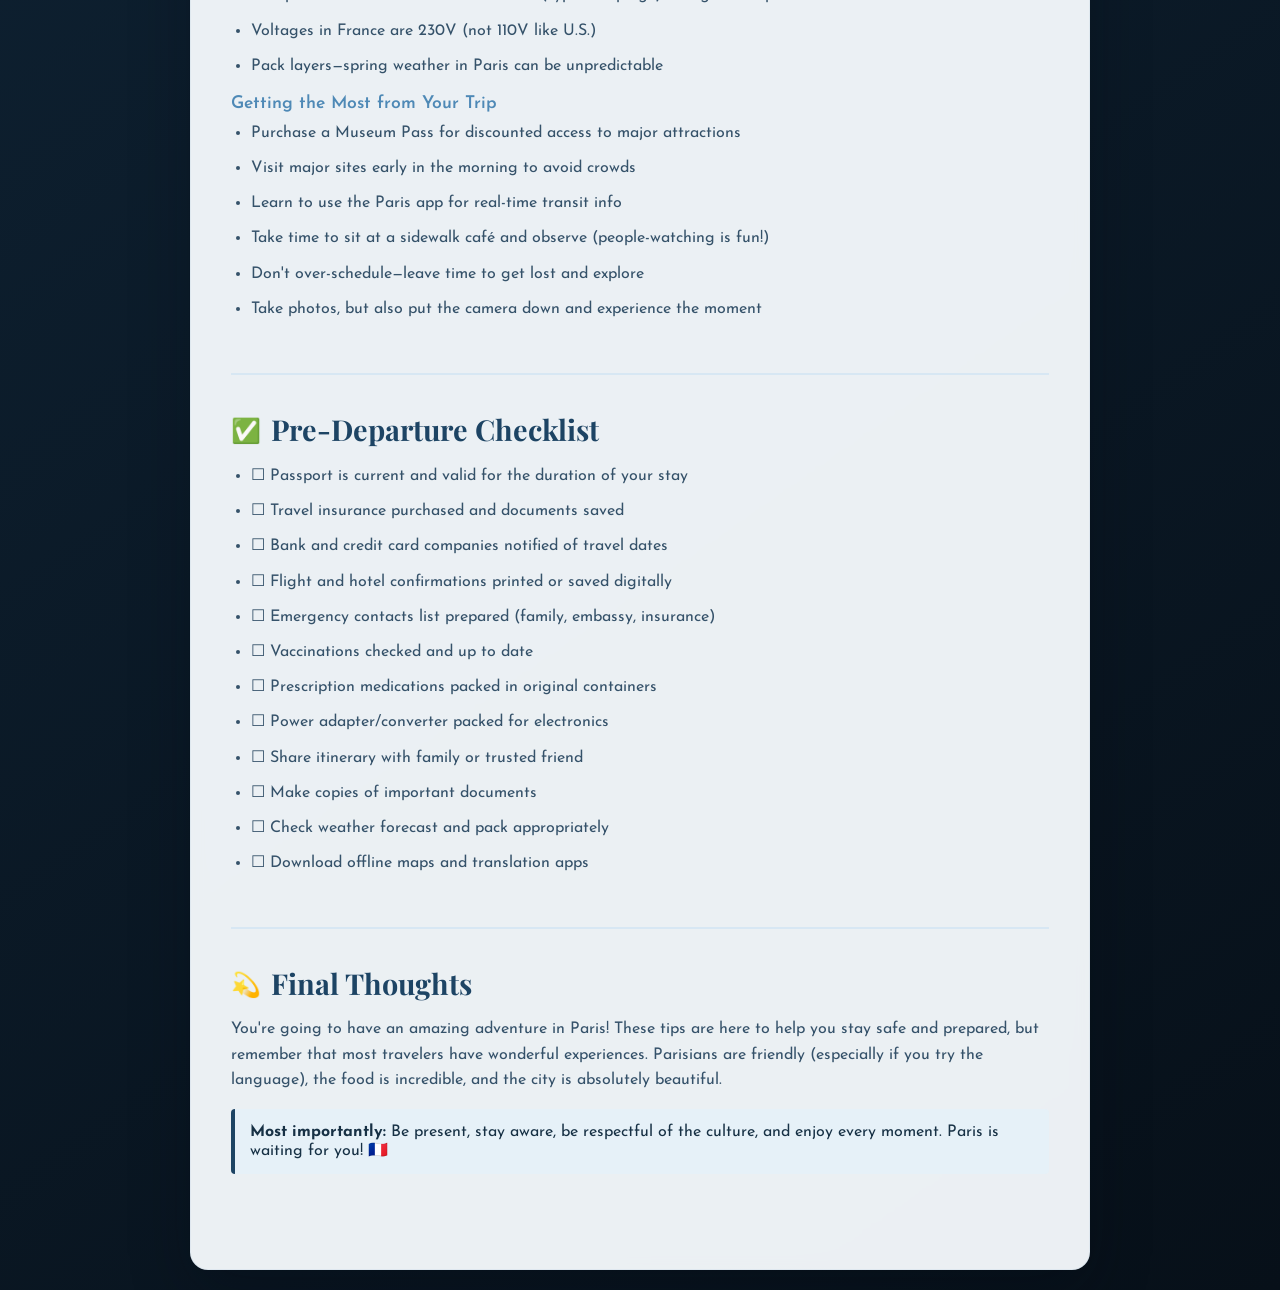
<file: ami/important.html>
<!doctype html>
<html lang="en">

<head>
    <meta charset="utf-8">
    <meta name="viewport" content="width=device-width, initial-scale=1">
    <title>Important Information - Molly's Paris Adventure</title>
    <meta name="description" content="Important travel tips and information for Paris">
    <meta name="theme-color" content="#1a1a2e">
    <script>
        (() => {
            const storedTheme = sessionStorage.getItem('driveapplied-ami-theme');
            if (!storedTheme) {
                return;
            }

            try {
                const theme = JSON.parse(storedTheme);
                if (theme.image) {
                    document.documentElement.style.setProperty('--theme-background-image', `url('${theme.image}')`);
                }
                if (theme.position) {
                    document.documentElement.style.setProperty('--theme-background-position', theme.position);
                }
                if (theme.overlay) {
                    document.documentElement.style.setProperty('--theme-overlay', theme.overlay);
                }
            } catch (error) {
                sessionStorage.removeItem('driveapplied-ami-theme');
            }
        })();
    </script>
    <link rel="preconnect" href="https://fonts.googleapis.com">
    <link rel="preconnect" href="https://fonts.gstatic.com" crossorigin>
    <link href="https://fonts.googleapis.com/css2?family=Playfair+Display:wght@700;900&family=Josefin+Sans:wght@300;400;700&display=swap" rel="stylesheet">
    <link rel="stylesheet" href="ami.css">
    <style>
        :root {
            --ami-page-shell-width: 900px;
            --ami-ink: #173145;
        }

        h1 {
            font-family: 'Playfair Display', serif;
            font-size: 2.5rem;
            color: #1d4464;
            margin-bottom: 10px;
            text-align: center;
        }

        .subtitle {
            text-align: center;
            color: #5f7488;
            margin-bottom: 40px;
            font-style: italic;
        }

        .section {
            margin-bottom: 35px;
            padding-bottom: 35px;
            border-bottom: 2px solid #d7e7f3;
        }

        .section:last-child {
            border-bottom: none;
            margin-bottom: 0;
            padding-bottom: 0;
        }

        h2 {
            font-family: 'Playfair Display', serif;
            font-size: 1.8rem;
            color: #1d4464;
            margin-bottom: 15px;
            display: flex;
            align-items: center;
            gap: 10px;
        }

        .section-icon {
            font-size: 1.5rem;
        }

        h3 {
            font-size: 1.1rem;
            color: #4e89b6;
            margin-top: 15px;
            margin-bottom: 8px;
            font-weight: 600;
        }

        p {
            line-height: 1.6;
            color: #35526a;
            margin-bottom: 10px;
        }

        ul, ol {
            margin-left: 20px;
            margin-bottom: 15px;
            line-height: 1.7;
            color: #35526a;
        }

        li {
            margin-bottom: 8px;
        }

        a {
            color: #1d4464;
            text-decoration: none;
            font-weight: 500;
            transition: all 0.3s ease;
        }

        a:hover {
            color: #4e89b6;
            text-decoration: underline;
        }

        .phone-number {
            background: #eef6fb;
            padding: 12px 16px;
            border-left: 4px solid #4e89b6;
            border-radius: 4px;
            margin: 12px 0;
            font-family: 'Courier New', monospace;
            font-weight: 600;
            color: #1d4464;
        }

        .tip-box {
            background: #e6f1f8;
            border-left: 4px solid #1d4464;
            padding: 15px;
            margin: 15px 0;
            border-radius: 4px;
        }

        .highlight {
            background: #dff2ff;
            padding: 2px 6px;
            border-radius: 3px;
            font-weight: 500;
        }

        @media (max-width: 840px) {
            h1 {
                font-size: 1.8rem;
            }

            h2 {
                font-size: 1.3rem;
            }

            .section {
                margin-bottom: 25px;
                padding-bottom: 25px;
            }
        }

        @media (max-width: 600px) {
            .container {
                padding: 25px;
            }
        }
    </style>
</head>

<body>
    <div class="page-shell">
        <div class="page-topbar">
            <a href="index.html" class="back-link">← Back to Home</a>
            <div id="parisNow" class="paris-clock">CET</div>
        </div>
        <div class="container">
        <h1>Important Information</h1>
        <div class="subtitle">Essential tips and resources for your Paris trip</div>

        <!-- Emergency & Embassy -->
        <div class="section">
            <h2><span class="section-icon">🚨</span>Emergency & U.S. Embassy</h2>
            
            <h3>Emergency Numbers</h3>
            <div class="phone-number">Police: 17 (or 112)</div>
            <div class="phone-number">Medical Emergency: 15</div>
            <div class="phone-number">Ambulance/Fire: 18</div>
            
            <h3>U.S. Embassy in Paris</h3>
            <p><strong>Embassy of the United States</strong><br>
            2 Avenue Gabriel<br>
            75008 Paris, France</p>
            <div class="phone-number">+33 (0)1 4312 2222</div>
            <p><a href="https://fr.usembassy.gov/" target="_blank">Embassy Website →</a></p>
            
            <div class="tip-box">
                <strong>Registration Tip:</strong> Enroll in the U.S. State Department's Smart Traveler Enrollment Program (STEP) at <a href="https://step.state.gov" target="_blank">step.state.gov</a>. This helps the embassy contact you in an emergency.
            </div>
        </div>

        <!-- Safety & Security -->
        <div class="section">
            <h2><span class="section-icon">🛡️</span>Safety & Security</h2>
            
            <h3>General Safety Tips</h3>
            <ul>
                <li>Paris is generally safe, but be aware of pickpockets in crowded areas (Metro, tourist sites)</li>
                <li>Keep valuables out of sight and don't carry large amounts of cash</li>
                <li>Use the official Paris Metro and licensed taxis; avoid unmarked taxis</li>
                <li>Stay aware of your surroundings, especially at night</li>
                <li>Keep copies of important documents (passport, ID) separate from originals</li>
                <li>Share your itinerary with family back home</li>
                <li>Trust your instincts—if something feels unsafe, move to a busier area</li>
            </ul>

            <h3>Avoiding Scams</h3>
            <ul>
                <li>Be cautious of street "jewelry" offers and fake petition scams</li>
                <li>Don't accept unsolicited help with directions or travel advice from strangers</li>
                <li>Use ATMs in well-lit, public areas (inside banks are safest)</li>
                <li>Verify prices before ordering at cafés—check the menu board</li>
            </ul>

            <h3>Travel Insurance</h3>
            <p>Consider purchasing travel insurance that covers medical emergencies, lost luggage, and trip cancellations. This is especially important for international travel.</p>
        </div>

        <!-- Documents & Legal -->
        <div class="section">
            <h2><span class="section-icon">📋</span>Documents & Legal Requirements</h2>
            
            <h3>Passport & Visa</h3>
            <div class="tip-box">
                <strong>U.S. citizens do NOT need a visa for France for stays up to 90 days.</strong> Your passport must be valid for the duration of your stay.
            </div>

            <h3>What to Carry</h3>
            <ul>
                <li>Valid U.S. Passport (keep original in safe location, carry copy)</li>
                <li>Travel insurance documents</li>
                <li>European health insurance card (EHIC) if applicable</li>
                <li>Credit cards and some cash (EUR)</li>
                <li>Driver's license if you plan to rent a car</li>
                <li>Airline/train confirmation numbers</li>
                <li>Hotel reservation confirmations</li>
            </ul>

            <h3>Lost or Stolen Documents</h3>
            <p>If your passport is lost or stolen, contact the U.S. Embassy immediately at <strong>+33 (0)1 4312 2222</strong> or visit in person at 2 Avenue Gabriel.</p>
        </div>

        <!-- Money & Banking -->
        <div class="section">
            <h2><span class="section-icon">💶</span>Money & Banking</h2>
            
            <h3>Currency</h3>
            <p>France uses the <span class="highlight">Euro (EUR, €)</span>. 1 EUR ≈ $1.10 USD (rates vary).</p>

            <h3>Getting Cash & Cards</h3>
            <ul>
                <li>ATMs are widely available—withdraw EUR directly rather than exchanging at tourist rates</li>
                <li>Most credit cards (Visa, Mastercard) are accepted; inform your bank of travel dates</li>
                <li>American Express is less commonly accepted than in the U.S.</li>
                <li>Notify your bank BEFORE traveling to avoid card blocks</li>
                <li>Carry backup cards in case one is lost</li>
            </ul>

            <h3>Tipping</h3>
            <p>Tipping is <span class="highlight">not customary</span> in France—service is usually included in the bill. A small tip (5-10%) is appreciated for excellent service but never expected.</p>
        </div>

        <!-- Health & Medical -->
        <div class="section">
            <h2><span class="section-icon">🏥</span>Health & Medical Information</h2>
            
            <h3>Before You Go</h3>
            <ul>
                <li>Check that your vaccinations are current (especially routine ones)</li>
                <li>Pack prescription medications in original containers with labels</li>
                <li>Carry a list of your medications and any allergies</li>
                <li>Consider travel insurance that covers medical care</li>
            </ul>

            <h3>If You Get Sick</h3>
            <ul>
                <li><span class="highlight">SAMU (Medical Emergency): 15</span></li>
                <li>Hospitals are marked with a white "H" sign</li>
                <li>Pharmacies (pharmacie) are marked with a green cross—staff speak some English</li>
                <li>Non-emergency care: Ask your hotel for a doctor recommendation</li>
            </ul>

            <h3>Useful Medications to Pack</h3>
            <ul>
                <li>Pain relievers (ibuprofen, acetaminophen)</li>
                <li>Allergy medication</li>
                <li>Stomach upset remedies</li>
                <li>Blister treatment</li>
                <li>Any personal prescription medications</li>
            </ul>
        </div>

        <!-- Transportation -->
        <div class="section">
            <h2><span class="section-icon">🚇</span>Transportation Tips</h2>
            
            <h3>Paris Metro</h3>
            <ul>
                <li>Buy a <span class="highlight">carnet (10 tickets)</span> or <span class="highlight">Navigo Easy card</span> for discounts</li>
                <li>Validate your ticket in the machine before entering the platform</li>
                <li>Keep your ticket until exiting (you may be checked)</li>
                <li>Avoid empty cars late at night; sit near the conductor's car</li>
            </ul>

            <h3>Taxis & Ride-Sharing</h3>
            <ul>
                <li>Use official white taxis with meters or ride-sharing apps (Uber, Bolt)</li>
                <li>Agree on prices for unlicensed taxis before getting in</li>
                <li>Taxis include a small fee for luggage</li>
            </ul>

            <h3>Walking</h3>
            <ul>
                <li>Paris is very walkable—wear comfortable shoes</li>
                <li>Stay on marked crosswalks and obey traffic signals</li>
                <li>Watch for scooters and bicycles on the pavement</li>
            </ul>
        </div>

        <!-- Communication -->
        <div class="section">
            <h2><span class="section-icon">📱</span>Communication & Internet</h2>
            
            <h3>Mobile Phone Service</h3>
            <ul>
                <li>Check international roaming rates with your U.S. provider</li>
                <li>Consider purchasing a local SIM card or Europe travel plan</li>
                <li>French providers: Orange, SFR, Bouygues</li>
                <li>WiFi is available at most cafés, hotels, and the Metro</li>
            </ul>

            <h3>Useful Contacts</h3>
            <ul>
                <li><strong>Directory assistance:</strong> 118712</li>
                <li><strong>Tourist Information:</strong> +33 (0)8 92 68 30 00</li>
                <li><strong>RATP (Metro info):</strong> +33 (0)8 92 68 77 14</li>
            </ul>
        </div>

        <!-- Traveler Tips -->
        <div class="section">
            <h2><span class="section-icon">✨</span>Traveler's Tips & Customs</h2>
            
            <h3>Cultural Etiquette</h3>
            <ul>
                <li>Greet with "Bonjour" when entering shops—it's considered polite and expected</li>
                <li>French people appreciate effort to speak French, even if imperfect</li>
                <li>Kiss on both cheeks is a common greeting among friends</li>
                <li>Avoid loud conversations in public spaces</li>
            </ul>

            <h3>Shopping & Business Hours</h3>
            <ul>
                <li>Most shops close for lunch (12:30-2:30 PM)</li>
                <li>Many shops close on Sundays; check ahead</li>
                <li>Department stores are open longer; supermarkets open earlier</li>
                <li>ATMs and pharmacies have extended hours</li>
            </ul>

            <h3>Smart Packing Tips</h3>
            <ul>
                <li>Comfortable walking shoes are essential—Paris involves lots of walking</li>
                <li>Bring a small daypack or crossbody bag</li>
                <li>European electrical outlets are different (Type C/E plugs)—bring an adapter</li>
                <li>Voltages in France are 230V (not 110V like U.S.)</li>
                <li>Pack layers—spring weather in Paris can be unpredictable</li>
            </ul>

            <h3>Getting the Most from Your Trip</h3>
            <ul>
                <li>Purchase a Museum Pass for discounted access to major attractions</li>
                <li>Visit major sites early in the morning to avoid crowds</li>
                <li>Learn to use the Paris app for real-time transit info</li>
                <li>Take time to sit at a sidewalk café and observe (people-watching is fun!)</li>
                <li>Don't over-schedule—leave time to get lost and explore</li>
                <li>Take photos, but also put the camera down and experience the moment</li>
            </ul>
        </div>

        <!-- Pre-Departure Checklist -->
        <div class="section">
            <h2><span class="section-icon">✅</span>Pre-Departure Checklist</h2>
            
            <ul>
                <li>☐ Passport is current and valid for the duration of your stay</li>
                <li>☐ Travel insurance purchased and documents saved</li>
                <li>☐ Bank and credit card companies notified of travel dates</li>
                <li>☐ Flight and hotel confirmations printed or saved digitally</li>
                <li>☐ Emergency contacts list prepared (family, embassy, insurance)</li>
                <li>☐ Vaccinations checked and up to date</li>
                <li>☐ Prescription medications packed in original containers</li>
                <li>☐ Power adapter/converter packed for electronics</li>
                <li>☐ Share itinerary with family or trusted friend</li>
                <li>☐ Make copies of important documents</li>
                <li>☐ Check weather forecast and pack appropriately</li>
                <li>☐ Download offline maps and translation apps</li>
            </ul>
        </div>

        <!-- Final Thoughts -->
        <div class="section">
            <h2><span class="section-icon">💫</span>Final Thoughts</h2>
            <p>You're going to have an amazing adventure in Paris! These tips are here to help you stay safe and prepared, but remember that most travelers have wonderful experiences. Parisians are friendly (especially if you try the language), the food is incredible, and the city is absolutely beautiful.</p>
            
            <div class="tip-box">
                <strong>Most importantly:</strong> Be present, stay aware, be respectful of the culture, and enjoy every moment. Paris is waiting for you! 🇫🇷
            </div>
        </div>
        </div>
        <p id="themeContext" class="theme-footer" hidden></p>
    </div>

    <script>
        function updateThemeFooter() {
            const themeContext = document.getElementById('themeContext');
            const storedTheme = sessionStorage.getItem('driveapplied-ami-theme');

            if (!storedTheme) {
                themeContext.hidden = true;
                return;
            }

            try {
                const theme = JSON.parse(storedTheme);
                if (!theme.label) {
                    themeContext.hidden = true;
                    return;
                }

                themeContext.textContent = `Today's theme: ${theme.label}`;
                themeContext.hidden = false;
            } catch (error) {
                themeContext.hidden = true;
            }
        }

        function updateParisClock() {
            document.getElementById('parisNow').textContent = `${new Intl.DateTimeFormat('en-US', {
                timeZone: 'Europe/Paris',
                weekday: 'short',
                hour: 'numeric',
                minute: '2-digit'
            }).format(new Date())} CET`;
        }

        updateThemeFooter();
        updateParisClock();
        setInterval(updateParisClock, 30000);
    </script>
</body>

</html>
</file>
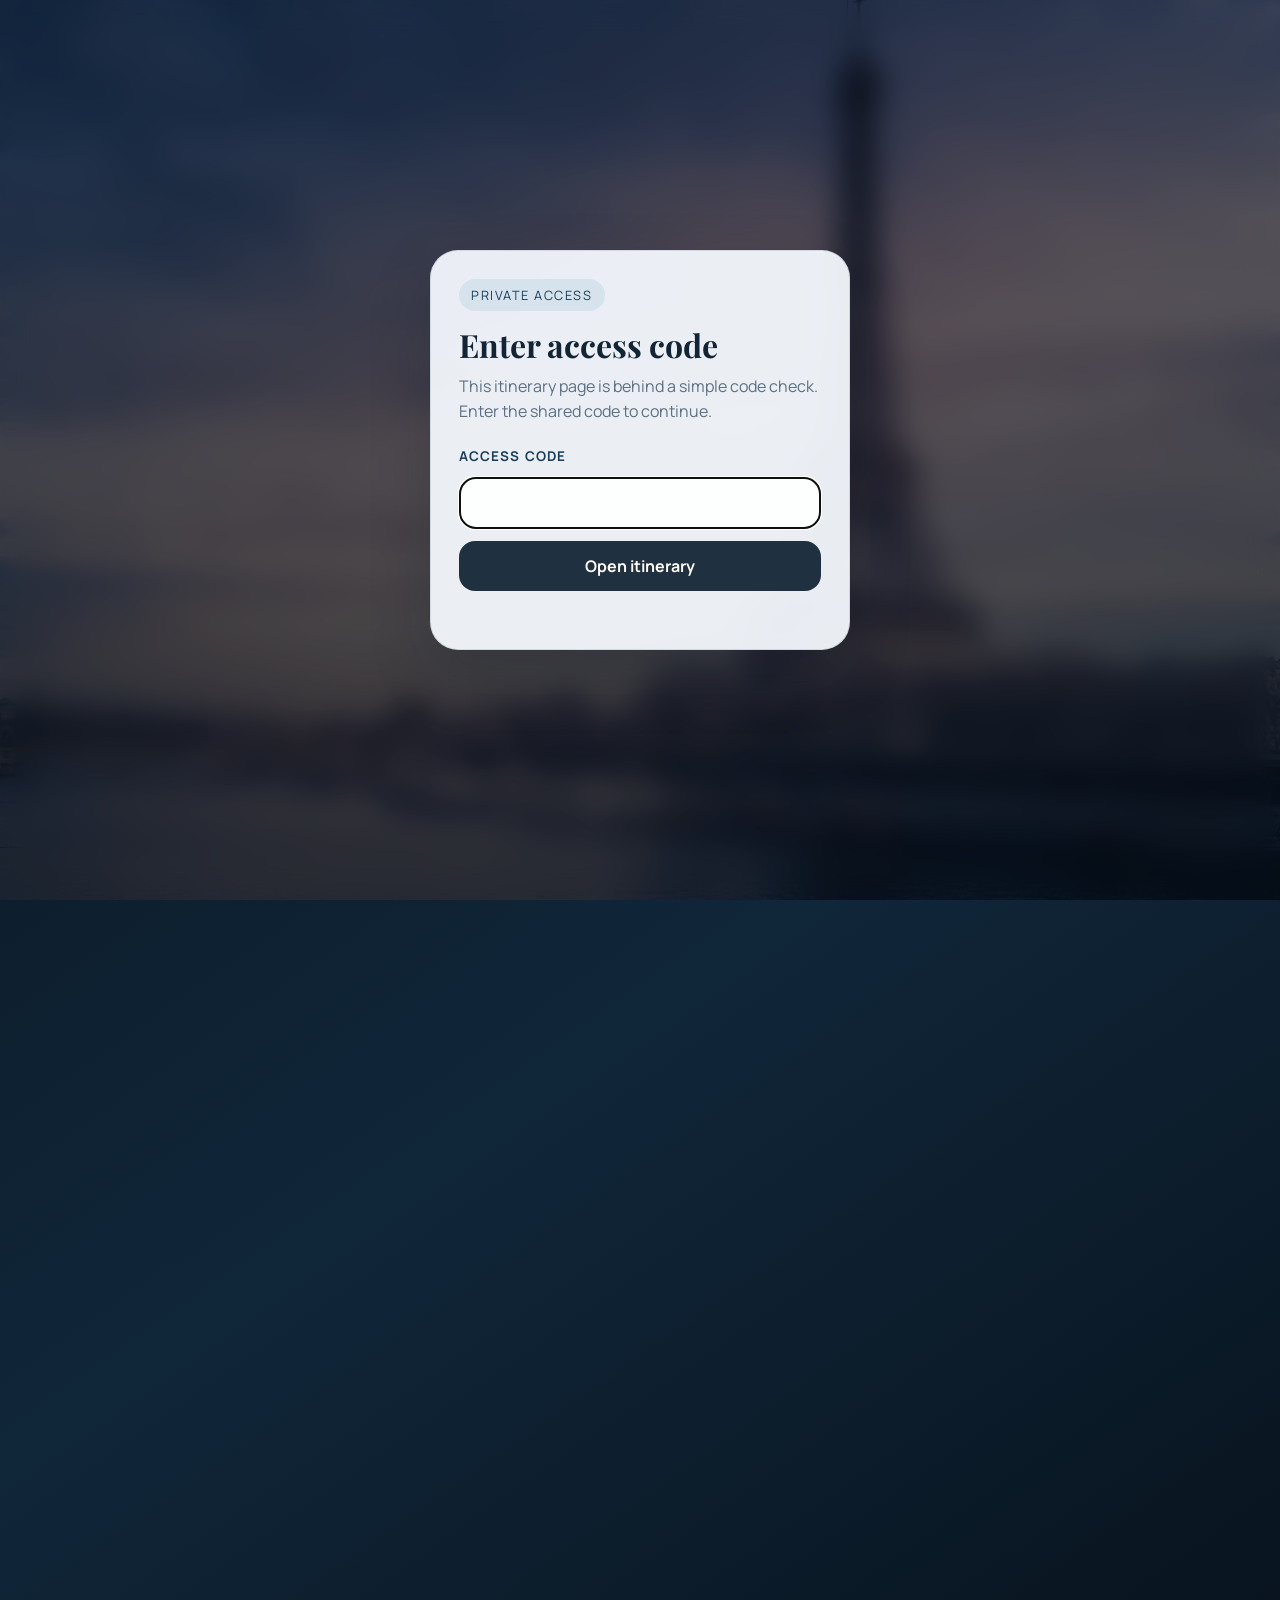
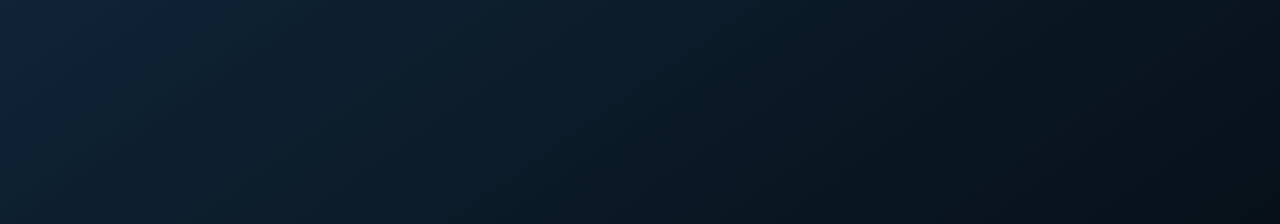
<file: ami/itinerary.html>
<!doctype html>
<html lang="en">

<head>
    <meta charset="utf-8">
    <meta name="viewport" content="width=device-width, initial-scale=1">
    <title>Paris Itinerary</title>
    <meta name="description" content="Day-by-day Paris itinerary powered by itinerary.json.">
    <meta name="robots" content="noindex, nofollow, noarchive">
    <script>
        (() => {
            const storedTheme = sessionStorage.getItem('driveapplied-ami-theme');
            if (!storedTheme) {
                return;
            }

            try {
                const theme = JSON.parse(storedTheme);
                if (theme.image) {
                    document.documentElement.style.setProperty('--theme-background-image', `url('${theme.image}')`);
                }
                if (theme.position) {
                    document.documentElement.style.setProperty('--theme-background-position', theme.position);
                }
                if (theme.overlay) {
                    document.documentElement.style.setProperty('--theme-overlay', theme.overlay);
                }
            } catch (error) {
                sessionStorage.removeItem('driveapplied-ami-theme');
            }
        })();
    </script>
    <link rel="preconnect" href="https://fonts.googleapis.com">
    <link rel="preconnect" href="https://fonts.gstatic.com" crossorigin>
    <link href="https://fonts.googleapis.com/css2?family=Playfair+Display:wght@600;700;900&family=Josefin+Sans:wght@300;400;700&family=Manrope:wght@400;500;700&display=swap" rel="stylesheet">
    <link rel="stylesheet" href="ami.css">
    <meta name="theme-color" content="#10212f">
    <style>
        :root {
            --ami-body-padding: 0px;
            --ami-ink: #112536;
            --surface: rgba(244, 250, 255, 0.88);
            --surface-strong: #fbfdff;
            --ink: #112536;
            --muted: #5b7084;
            --accent: #4e89b6;
            --accent-deep: #183e5c;
            --line: rgba(36, 84, 117, 0.16);
            --shadow: rgba(6, 18, 30, 0.12);
        }

        * {
            box-sizing: border-box;
            margin: 0;
            padding: 0;
        }

        body {
            font-family: 'Manrope', sans-serif;
            color: var(--ink);
            min-height: 100vh;
        }

        body.locked {
            overflow: hidden;
        }

        .shell.is-hidden {
            visibility: hidden;
        }

        .gate {
            position: fixed;
            inset: 0;
            z-index: 10;
            display: flex;
            align-items: center;
            justify-content: center;
            padding: 24px;
            background: rgba(8, 16, 28, 0.45);
            backdrop-filter: blur(14px);
        }

        .gate[hidden] {
            display: none;
        }

        .gate-card {
            width: min(100%, 420px);
            padding: 28px;
            border-radius: 28px;
            background: rgba(246, 250, 255, 0.94);
            border: 1px solid rgba(36, 84, 117, 0.14);
            box-shadow: 0 24px 60px rgba(6, 18, 30, 0.22);
        }

        .gate-title {
            font-family: 'Playfair Display', serif;
            font-size: 2rem;
            line-height: 1.1;
        }

        .gate-copy {
            margin-top: 12px;
            color: var(--muted);
            line-height: 1.6;
        }

        .gate-form {
            display: grid;
            gap: 12px;
            margin-top: 22px;
        }

        .gate-form label {
            font-size: 0.84rem;
            font-weight: 700;
            letter-spacing: 0.08em;
            text-transform: uppercase;
            color: var(--accent-deep);
        }

        .gate-form input {
            width: 100%;
            padding: 14px 16px;
            border-radius: 16px;
            border: 1px solid rgba(36, 84, 117, 0.18);
            background: rgba(255, 255, 255, 0.92);
            color: var(--ink);
            font: inherit;
        }

        .gate-form button {
            border: 0;
            border-radius: 16px;
            padding: 14px 18px;
            background: #1f3040;
            color: #fffaf1;
            font: inherit;
            font-weight: 700;
            cursor: pointer;
        }

        .gate-form button:hover {
            background: #172432;
        }

        .gate-error {
            min-height: 1.2em;
            color: #9e2f2f;
            font-size: 0.95rem;
        }

        .hero {
            padding: 28px;
            border: 1px solid rgba(36, 84, 117, 0.1);
            border-radius: 28px;
            background:
                linear-gradient(135deg, rgba(246, 250, 255, 0.96), rgba(227, 240, 250, 0.9)),
                url('https://images.unsplash.com/photo-1499856871958-5b9627545d1a?w=1600&h=900&fit=crop') center / cover;
            box-shadow: 0 18px 45px var(--shadow);
        }

        .kicker {
            display: inline-block;
            padding: 7px 12px;
            border-radius: 999px;
            background: rgba(78, 137, 182, 0.12);
            color: var(--accent-deep);
            font-size: 0.8rem;
            letter-spacing: 0.12em;
            text-transform: uppercase;
        }

        h1 {
            margin-top: 16px;
            font-family: 'Playfair Display', serif;
            font-size: clamp(2.2rem, 5vw, 4.2rem);
            line-height: 1;
        }

        .hero p {
            max-width: 720px;
            margin-top: 14px;
            color: var(--muted);
            font-size: 1.02rem;
            line-height: 1.7;
        }

        .summary-grid {
            display: grid;
            grid-template-columns: repeat(3, minmax(0, 1fr));
            gap: 16px;
            margin-top: 24px;
        }

        .summary-card {
            padding: 18px;
            border-radius: 20px;
            background: rgba(255, 255, 255, 0.58);
            border: 1px solid rgba(36, 84, 117, 0.08);
        }

        .summary-label {
            font-size: 0.78rem;
            color: var(--muted);
            text-transform: uppercase;
            letter-spacing: 0.12em;
        }

        .summary-value {
            margin-top: 8px;
            font-family: 'Playfair Display', serif;
            font-size: 1.35rem;
            line-height: 1.25;
            white-space: pre-line;
        }

        .summary-value a {
            color: inherit;
            text-decoration: none;
        }

        .summary-value a:hover {
            text-decoration: underline;
            text-decoration-thickness: 1px;
        }

        .summary-event-link {
            display: block;
            color: inherit;
            text-decoration: none;
        }

        .summary-event-link:hover {
            text-decoration: none;
        }

        .summary-event-time {
            font-size: 0.95rem;
            font-weight: 700;
            letter-spacing: 0.02em;
            color: var(--muted);
        }

        .summary-event-title {
            margin-top: 10px;
            font-family: 'Playfair Display', serif;
            font-size: 1.35rem;
            line-height: 1.18;
            color: var(--ink);
            text-wrap: balance;
        }

        .summary-event-highlights {
            display: grid;
            gap: 8px;
            margin-top: 14px;
            padding-left: 0;
            list-style: none;
        }

        .summary-event-highlights li {
            position: relative;
            padding-left: 18px;
            font-family: 'Manrope', sans-serif;
            font-size: 0.98rem;
            line-height: 1.55;
        }

        .summary-event-highlights li::before {
            content: '';
            position: absolute;
            top: 0.72em;
            left: 0;
            width: 7px;
            height: 7px;
            border-radius: 999px;
            background: var(--accent);
            transform: translateY(-50%);
        }

        .summary-event-note {
            margin-top: 14px;
            font-family: 'Manrope', sans-serif;
            font-size: 0.98rem;
            line-height: 1.7;
            color: var(--ink);
        }

        .days {
            display: grid;
            gap: 20px;
            margin-top: 28px;
        }

        .day-card {
            border-radius: 28px;
            border: 1px solid var(--line);
            background: var(--surface);
            box-shadow: 0 12px 30px rgba(6, 18, 30, 0.08);
            overflow: hidden;
        }

        .day-card[open] {
            background: rgba(248, 252, 255, 0.96);
        }

        .day-header {
            display: flex;
            align-items: end;
            justify-content: space-between;
            gap: 16px;
            padding: 24px 24px 18px;
            border-bottom: 1px solid var(--line);
            background: linear-gradient(180deg, rgba(78, 137, 182, 0.1), rgba(255, 255, 255, 0));
            cursor: pointer;
            list-style: none;
        }

        .day-header::-webkit-details-marker {
            display: none;
        }

        .day-title {
            font-family: 'Playfair Display', serif;
            font-size: clamp(1.5rem, 3vw, 2rem);
        }

        .day-subtitle {
            margin-top: 6px;
            color: var(--muted);
        }

        .day-count {
            color: var(--accent-deep);
            font-weight: 700;
            white-space: nowrap;
        }

        .day-toggle {
            display: inline-flex;
            align-items: center;
            justify-content: center;
            width: 36px;
            height: 36px;
            border-radius: 999px;
            background: rgba(78, 137, 182, 0.12);
            color: var(--accent-deep);
            font-size: 1.15rem;
            line-height: 1;
            flex-shrink: 0;
        }

        .event-list {
            display: grid;
            gap: 14px;
            padding: 20px;
        }

        .event {
            display: grid;
            grid-template-columns: 120px 1fr;
            gap: 16px;
            padding: 18px;
            border-radius: 22px;
            background: var(--surface-strong);
            border: 1px solid rgba(36, 84, 117, 0.09);
        }

        .event.next-up {
            border-color: rgba(78, 137, 182, 0.4);
            box-shadow: inset 0 0 0 1px rgba(78, 137, 182, 0.18);
            background: linear-gradient(135deg, rgba(239, 248, 255, 0.98), rgba(248, 252, 255, 0.98));
            scroll-margin-top: 24px;
        }

        .time-badge {
            display: inline-flex;
            align-items: center;
            justify-content: center;
            min-height: 56px;
            padding: 12px;
            border-radius: 18px;
            background: #1f3040;
            color: #fef6ea;
            font-weight: 700;
            text-align: center;
        }

        .time-badge.all-day {
            background: rgba(31, 48, 64, 0.12);
            color: var(--accent-deep);
        }

        .event-meta {
            display: flex;
            flex-wrap: wrap;
            gap: 10px;
            margin-bottom: 10px;
        }

        .pill {
            padding: 5px 10px;
            border-radius: 999px;
            background: rgba(78, 137, 182, 0.12);
            color: var(--accent-deep);
            font-size: 0.8rem;
            font-weight: 700;
        }

        .event-title {
            font-family: 'Playfair Display', serif;
            font-size: 1.28rem;
            line-height: 1.18;
            color: var(--ink);
            text-wrap: balance;
        }

        .event-highlights {
            display: grid;
            gap: 8px;
            margin-top: 12px;
            padding-left: 0;
            list-style: none;
        }

        .event-highlights li {
            position: relative;
            padding-left: 18px;
            font-size: 0.97rem;
            line-height: 1.55;
            color: var(--ink);
        }

        .event-highlights li::before {
            content: '';
            position: absolute;
            top: 0.72em;
            left: 0;
            width: 7px;
            height: 7px;
            border-radius: 999px;
            background: var(--accent);
            transform: translateY(-50%);
        }

        .event-note {
            margin-top: 12px;
            font-size: 0.97rem;
            line-height: 1.65;
            color: var(--muted);
        }

        .empty-state {
            padding: 22px;
            color: var(--muted);
        }

        .loading {
            margin-top: 24px;
            padding: 24px;
            border-radius: 20px;
            background: rgba(255, 255, 255, 0.7);
            color: var(--muted);
        }

        @media (max-width: 840px) {
            .summary-grid {
                grid-template-columns: 1fr;
            }

            .day-header {
                flex-direction: column;
                align-items: start;
            }

            .event {
                grid-template-columns: 1fr;
            }

            .time-badge {
                width: fit-content;
                min-width: 120px;
            }
        }
    </style>
</head>

<body>
    <div id="gate" class="gate">
        <div class="gate-card">
            <div class="kicker">Private Access</div>
            <h1 class="gate-title">Enter access code</h1>
            <p class="gate-copy">This itinerary page is behind a simple code check. Enter the shared code to continue.</p>
            <form id="gateForm" class="gate-form">
                <label for="accessCode">Access code</label>
                <input id="accessCode" name="accessCode" type="password" autocomplete="current-password" required>
                <button type="submit">Open itinerary</button>
                <p id="gateError" class="gate-error" aria-live="polite"></p>
            </form>
        </div>
    </div>

    <div id="appShell" class="shell is-hidden">
        <div class="topbar">
            <a href="index.html">← Back to Home</a>
            <span id="parisNow">CET</span>
        </div>

        <header class="hero">
            <span class="kicker">Live Tour Plan</span>
            <h1 id="tourName">Paris Itinerary</h1>
            <p id="tourSummary">Loading the itinerary from itinerary.json.</p>
            <div class="summary-grid">
                <section class="summary-card">
                    <div class="summary-label">Tour Window</div>
                    <div class="summary-value" id="tourDates">Loading...</div>
                </section>
                <section class="summary-card">
                    <div class="summary-label">Next Timed Event</div>
                    <div class="summary-value" id="nextEventSummary">Loading...</div>
                </section>
                <section class="summary-card">
                    <div class="summary-label">Events</div>
                    <div class="summary-value" id="eventCount">0 scheduled items</div>
                </section>
            </div>
        </header>

        <section id="loadingState" class="loading">Loading itinerary details...</section>
        <section id="days" class="days" hidden></section>
        <p id="themeContext" class="theme-footer" hidden></p>
    </div>

    <script>
        const PARIS_TIME_ZONE = 'Europe/Paris';
        const ACCESS_HASH_URL = 'n7v4k2p9x8q1.json';
        const ITINERARY_DATA_URL = 'r4m8t2k9v1q7d6p3.json';
        const ACCESS_STORAGE_KEY = 'driveapplied-ami-itinerary-unlocked';
        const formatterCache = new Map();

        async function sha256Hex(value) {
            const inputBytes = new TextEncoder().encode(value);
            const digest = await crypto.subtle.digest('SHA-256', inputBytes);
            return Array.from(new Uint8Array(digest))
                .map((byte) => byte.toString(16).padStart(2, '0'))
                .join('');
        }

        async function getExpectedAccessHash() {
            const response = await fetch(ACCESS_HASH_URL, { cache: 'no-store' });
            if (!response.ok) {
                throw new Error(`Unable to load access hash (${response.status})`);
            }

            const payload = await response.json();
            if (!payload || typeof payload.hash !== 'string' || !payload.hash.trim()) {
                throw new Error('Access hash payload is invalid');
            }

            return payload.hash;
        }

        function unlockGate() {
            document.body.classList.remove('locked');
            document.getElementById('gate').hidden = true;
            document.getElementById('appShell').classList.remove('is-hidden');
        }

        async function initializeGate() {
            const gate = document.getElementById('gate');
            const gateForm = document.getElementById('gateForm');
            const gateError = document.getElementById('gateError');
            const accessCodeInput = document.getElementById('accessCode');

            if (sessionStorage.getItem(ACCESS_STORAGE_KEY) === 'true') {
                unlockGate();
                return;
            }

            document.body.classList.add('locked');
            gate.hidden = false;

            let expectedHash;
            try {
                gateError.textContent = 'Preparing secure access check...';
                expectedHash = await getExpectedAccessHash();
                gateError.textContent = '';
            } catch (error) {
                gateError.textContent = error.message;
                return;
            }

            gateForm.addEventListener('submit', async (event) => {
                event.preventDefault();
                gateError.textContent = 'Checking code...';

                const submittedHash = await sha256Hex(accessCodeInput.value.trim());
                if (submittedHash === expectedHash) {
                    sessionStorage.setItem(ACCESS_STORAGE_KEY, 'true');
                    gateError.textContent = '';
                    unlockGate();
                    return;
                }

                gateError.textContent = 'That code is not correct.';
                accessCodeInput.select();
            });

            window.requestAnimationFrame(() => accessCodeInput.focus());
        }

        function getFormatter(key, options) {
            if (!formatterCache.has(key)) {
                formatterCache.set(key, new Intl.DateTimeFormat('en-US', options));
            }
            return formatterCache.get(key);
        }

        function getTimeZoneOffset(date, timeZone) {
            const parts = getFormatter(`offset-${timeZone}`, {
                timeZone,
                hourCycle: 'h23',
                year: 'numeric',
                month: '2-digit',
                day: '2-digit',
                hour: '2-digit',
                minute: '2-digit',
                second: '2-digit'
            }).formatToParts(date);

            const map = {};
            for (const part of parts) {
                if (part.type !== 'literal') {
                    map[part.type] = part.value;
                }
            }

            const zonedAsUtc = Date.UTC(
                Number(map.year),
                Number(map.month) - 1,
                Number(map.day),
                Number(map.hour),
                Number(map.minute),
                Number(map.second)
            );

            return zonedAsUtc - date.getTime();
        }

        function zonedDateTimeToUtc(year, month, day, hour, minute, second, timeZone) {
            const utcGuess = Date.UTC(year, month - 1, day, hour, minute, second);
            const offset = getTimeZoneOffset(new Date(utcGuess), timeZone);
            return new Date(utcGuess - offset);
        }

        function parseEventDate(component) {
            const datePart = (component.startDate || '').slice(0, 10);
            const timePart = component.startTime || component.time;

            if (!datePart || !timePart || !/^\d{2}:\d{2}:\d{2}$/.test(timePart)) {
                return null;
            }

            const [year, month, day] = datePart.split('-').map(Number);
            const [hour, minute, second] = timePart.split(':').map(Number);
            return zonedDateTimeToUtc(year, month, day, hour, minute, second, PARIS_TIME_ZONE);
        }

        function formatParisDate(date) {
            return getFormatter('paris-date', {
                timeZone: PARIS_TIME_ZONE,
                weekday: 'short',
                month: 'short',
                day: 'numeric'
            }).format(date);
        }

        function formatParisDateLong(date) {
            return getFormatter('paris-date-long', {
                timeZone: PARIS_TIME_ZONE,
                month: 'long',
                day: 'numeric',
                year: 'numeric'
            }).format(date);
        }

        function formatParisTime(date) {
            return getFormatter('paris-time', {
                timeZone: PARIS_TIME_ZONE,
                hour: 'numeric',
                minute: '2-digit'
            }).format(date);
        }

        function normalizeLine(text) {
            return (text || '').replace(/\s+/g, ' ').trim();
        }

        function stripLeadingTime(text) {
            return text
                .replace(/^\d{1,2}([:.]\d{2})\s*(am|pm)\b[:\-\s]*/i, '')
                .replace(/^\d{1,2}([:.]\d{2})[:\-\s]*/i, '')
                .trim();
        }

        function parseEventContent(component) {
            const rawTitle = String(component?.title || '').trim();
            const paragraphs = rawTitle
                .split(/\n\s*\n/)
                .map((paragraph) => normalizeLine(paragraph.replace(/\n+/g, ' ')))
                .filter(Boolean);
            const lines = rawTitle
                .split('\n')
                .map((line) => normalizeLine(line))
                .filter(Boolean);
            const firstLine = lines[0] || 'Untitled event';
            const firstLineSegments = firstLine
                .split(/\s+\/\s+/)
                .map((segment) => normalizeLine(segment))
                .filter(Boolean);
            const headlineSource = firstLineSegments.shift() || firstLine;
            const headline = stripLeadingTime(headlineSource) || headlineSource;
            const detailCandidates = [...firstLineSegments, ...lines.slice(1)].filter(Boolean);
            const highlights = [];

            for (const line of detailCandidates) {
                if (!highlights.includes(line)) {
                    highlights.push(line);
                }
            }

            const noteParagraphs = paragraphs.filter((paragraph) => {
                if (!paragraph || paragraph === normalizeLine(firstLine) || highlights.includes(paragraph)) {
                    return false;
                }

                if (highlights.some((highlight) => paragraph.includes(highlight))) {
                    return false;
                }

                const paragraphWithoutHeadline = paragraph.startsWith(headline)
                    ? normalizeLine(paragraph.slice(headline.length))
                    : paragraph;

                return paragraphWithoutHeadline.length > 0;
            });

            return {
                headline,
                highlights,
                noteParagraphs
            };
        }

        function renderHighlightsList(items, className) {
            if (!items.length) {
                return null;
            }

            const list = document.createElement('ul');
            list.className = className;

            items.forEach((itemText) => {
                const item = document.createElement('li');
                item.textContent = itemText;
                list.appendChild(item);
            });

            return list;
        }

        function createParagraphs(paragraphs, className) {
            if (!paragraphs.length) {
                return [];
            }

            return paragraphs.map((paragraphText) => {
                const paragraph = document.createElement('p');
                paragraph.className = className;
                paragraph.textContent = paragraphText;
                return paragraph;
            });
        }

        function updateParisClock() {
            document.getElementById('parisNow').textContent = `${getFormatter('paris-now', {
                timeZone: PARIS_TIME_ZONE,
                weekday: 'short',
                hour: 'numeric',
                minute: '2-digit'
            }).format(new Date())} CET`;
        }

        function updateThemeFooter() {
            const themeContext = document.getElementById('themeContext');
            const storedTheme = sessionStorage.getItem('driveapplied-ami-theme');

            if (!storedTheme) {
                themeContext.hidden = true;
                return;
            }

            try {
                const theme = JSON.parse(storedTheme);
                if (!theme.label) {
                    themeContext.hidden = true;
                    return;
                }

                themeContext.textContent = `Today's theme: ${theme.label}`;
                themeContext.hidden = false;
            } catch (error) {
                themeContext.hidden = true;
            }
        }

        function flattenTimedEvents(days) {
            return days.flatMap((day, dayIndex) => day.components.map((component, componentIndex) => {
                const date = parseEventDate(component);
                return date ? {
                    date,
                    dayIndex,
                    componentIndex,
                    title: component.title || 'Untitled event'
                } : null;
            })).filter(Boolean).sort((left, right) => left.date - right.date || left.dayIndex - right.dayIndex || left.componentIndex - right.componentIndex);
        }

        function openDayForAnchor(anchorId) {
            if (!anchorId) {
                return;
            }

            const target = document.getElementById(anchorId);
            if (!target) {
                return;
            }

            const dayCard = target.closest('.day-card');
            if (dayCard && !dayCard.open) {
                dayCard.open = true;
            }
        }

        function makeEventCard(component, isNextUp, eventId) {
            const article = document.createElement('article');
            article.className = `event${isNextUp ? ' next-up' : ''}`;
            article.id = eventId;
            const parsedContent = parseEventContent(component);

            const eventDate = parseEventDate(component);
            const timeBadge = document.createElement('div');
            timeBadge.className = `time-badge${eventDate ? '' : ' all-day'}`;
            timeBadge.textContent = eventDate ? formatParisTime(eventDate) : 'All day';

            const body = document.createElement('div');
            const meta = document.createElement('div');
            meta.className = 'event-meta';

            const type = document.createElement('span');
            type.className = 'pill';
            type.textContent = component.type || 'Event';
            meta.appendChild(type);

            if (isNextUp) {
                const nextUp = document.createElement('span');
                nextUp.className = 'pill';
                nextUp.textContent = 'Next up';
                meta.appendChild(nextUp);
            }

            const title = document.createElement('div');
            title.className = 'event-title';
            title.textContent = parsedContent.headline;

            body.appendChild(meta);
            body.appendChild(title);

            const highlights = renderHighlightsList(parsedContent.highlights, 'event-highlights');
            if (highlights) {
                body.appendChild(highlights);
            }

            createParagraphs(parsedContent.noteParagraphs, 'event-note').forEach((paragraph) => {
                body.appendChild(paragraph);
            });

            article.appendChild(timeBadge);
            article.appendChild(body);

            return article;
        }

        function renderDays(data) {
            const daysRoot = document.getElementById('days');
            const loadingState = document.getElementById('loadingState');
            const timedEvents = flattenTimedEvents(data.days);
            const now = new Date();
            const nextEvent = timedEvents.find((event) => event.date.getTime() > now.getTime()) || null;
            const nextEventKey = nextEvent ? `${nextEvent.dayIndex}-${nextEvent.componentIndex}` : null;
            const nextEventId = nextEvent ? `event-${nextEvent.dayIndex}-${nextEvent.componentIndex}` : null;

            document.getElementById('tourName').textContent = data.prodTourName || 'Paris Itinerary';
            document.getElementById('tourSummary').textContent = `${data.tourCode || ''} · ${data.duration || data.days.length} days · Timed events shown in Paris local time.`;
            document.getElementById('tourDates').textContent = `${formatParisDateLong(new Date(data.startDate))} to ${formatParisDateLong(new Date(data.endDate))}`;
            document.getElementById('eventCount').textContent = `${data.days.reduce((count, day) => count + day.components.length, 0)} scheduled items`;
            const nextEventSummary = document.getElementById('nextEventSummary');
            if (nextEvent && nextEventId) {
                const nextEventComponent = data.days[nextEvent.dayIndex]?.components?.[nextEvent.componentIndex] || null;
                const parsedContent = parseEventContent(nextEventComponent || { title: nextEvent.title });
                nextEventSummary.innerHTML = '';
                const nextEventLink = document.createElement('a');
                nextEventLink.className = 'summary-event-link';
                nextEventLink.href = `#${nextEventId}`;

                const eventTime = document.createElement('div');
                eventTime.className = 'summary-event-time';
                eventTime.textContent = `${formatParisDate(nextEvent.date)} at ${formatParisTime(nextEvent.date)}`;

                const eventTitle = document.createElement('div');
                eventTitle.className = 'summary-event-title';
                eventTitle.textContent = parsedContent.headline;

                nextEventLink.appendChild(eventTime);
                nextEventLink.appendChild(eventTitle);

                const highlights = renderHighlightsList(parsedContent.highlights, 'summary-event-highlights');
                if (highlights) {
                    nextEventLink.appendChild(highlights);
                }

                createParagraphs(parsedContent.noteParagraphs, 'summary-event-note').forEach((paragraph) => {
                    nextEventLink.appendChild(paragraph);
                });

                nextEventLink.addEventListener('click', () => openDayForAnchor(nextEventId));
                nextEventSummary.appendChild(nextEventLink);
            } else {
                nextEventSummary.textContent = 'No upcoming timed events';
            }

            daysRoot.innerHTML = '';

            data.days.forEach((day, dayIndex) => {
                const card = document.createElement('details');
                card.className = 'day-card';
                if ((nextEvent && nextEvent.dayIndex === dayIndex) || (!nextEvent && dayIndex === 0)) {
                    card.open = true;
                }

                const header = document.createElement('summary');
                header.className = 'day-header';

                const titleWrap = document.createElement('div');
                const title = document.createElement('div');
                title.className = 'day-title';
                title.textContent = day.title || formatParisDateLong(new Date(day.travelDate));

                const subtitle = document.createElement('div');
                subtitle.className = 'day-subtitle';
                subtitle.textContent = formatParisDateLong(new Date(day.travelDate));

                titleWrap.appendChild(title);
                titleWrap.appendChild(subtitle);

                const count = document.createElement('div');
                count.className = 'day-count';
                count.textContent = `${day.components.length} items`;

                const toggle = document.createElement('div');
                toggle.className = 'day-toggle';
                toggle.setAttribute('aria-hidden', 'true');
                toggle.textContent = card.open ? '-' : '+';

                card.addEventListener('toggle', () => {
                    toggle.textContent = card.open ? '-' : '+';
                });

                header.appendChild(titleWrap);
                header.appendChild(count);
                header.appendChild(toggle);

                const eventList = document.createElement('div');
                eventList.className = 'event-list';

                if (!day.components.length) {
                    const empty = document.createElement('div');
                    empty.className = 'empty-state';
                    empty.textContent = 'No scheduled items for this day.';
                    eventList.appendChild(empty);
                } else {
                    day.components.forEach((component, componentIndex) => {
                        const eventId = `event-${dayIndex}-${componentIndex}`;
                        eventList.appendChild(makeEventCard(component, `${dayIndex}-${componentIndex}` === nextEventKey, eventId));
                    });
                }

                card.appendChild(header);
                card.appendChild(eventList);
                daysRoot.appendChild(card);
            });

            loadingState.hidden = true;
            daysRoot.hidden = false;

            if (window.location.hash) {
                openDayForAnchor(window.location.hash.slice(1));
            }
        }

        async function loadItinerary() {
            try {
                const response = await fetch(ITINERARY_DATA_URL, { cache: 'no-store' });
                if (!response.ok) {
                    throw new Error(`HTTP ${response.status}`);
                }

                const data = await response.json();
                renderDays(data);
            } catch (error) {
                document.getElementById('loadingState').textContent = `Unable to load itinerary data: ${error.message}`;
            }
        }

        initializeGate();
        updateThemeFooter();
        updateParisClock();
        setInterval(updateParisClock, 30000);
        loadItinerary();
    </script>
</body>

</html>
</file>
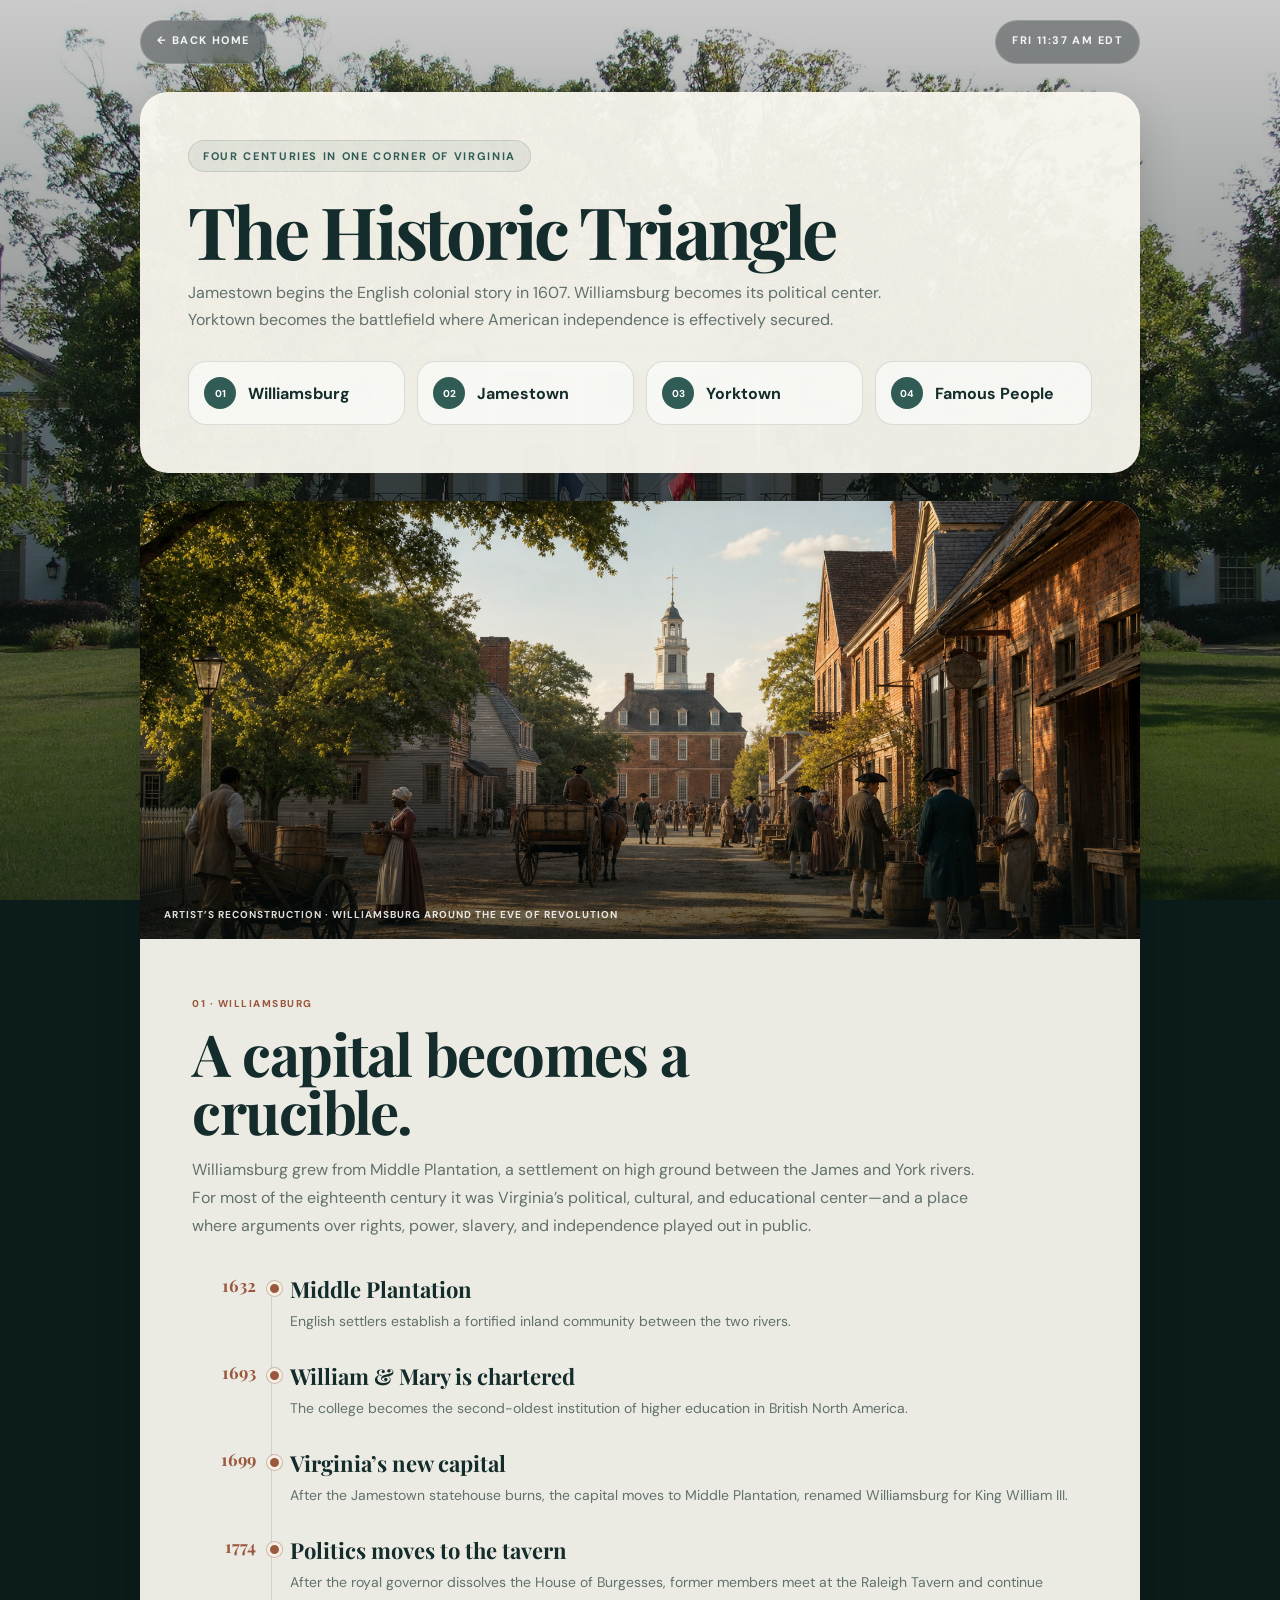
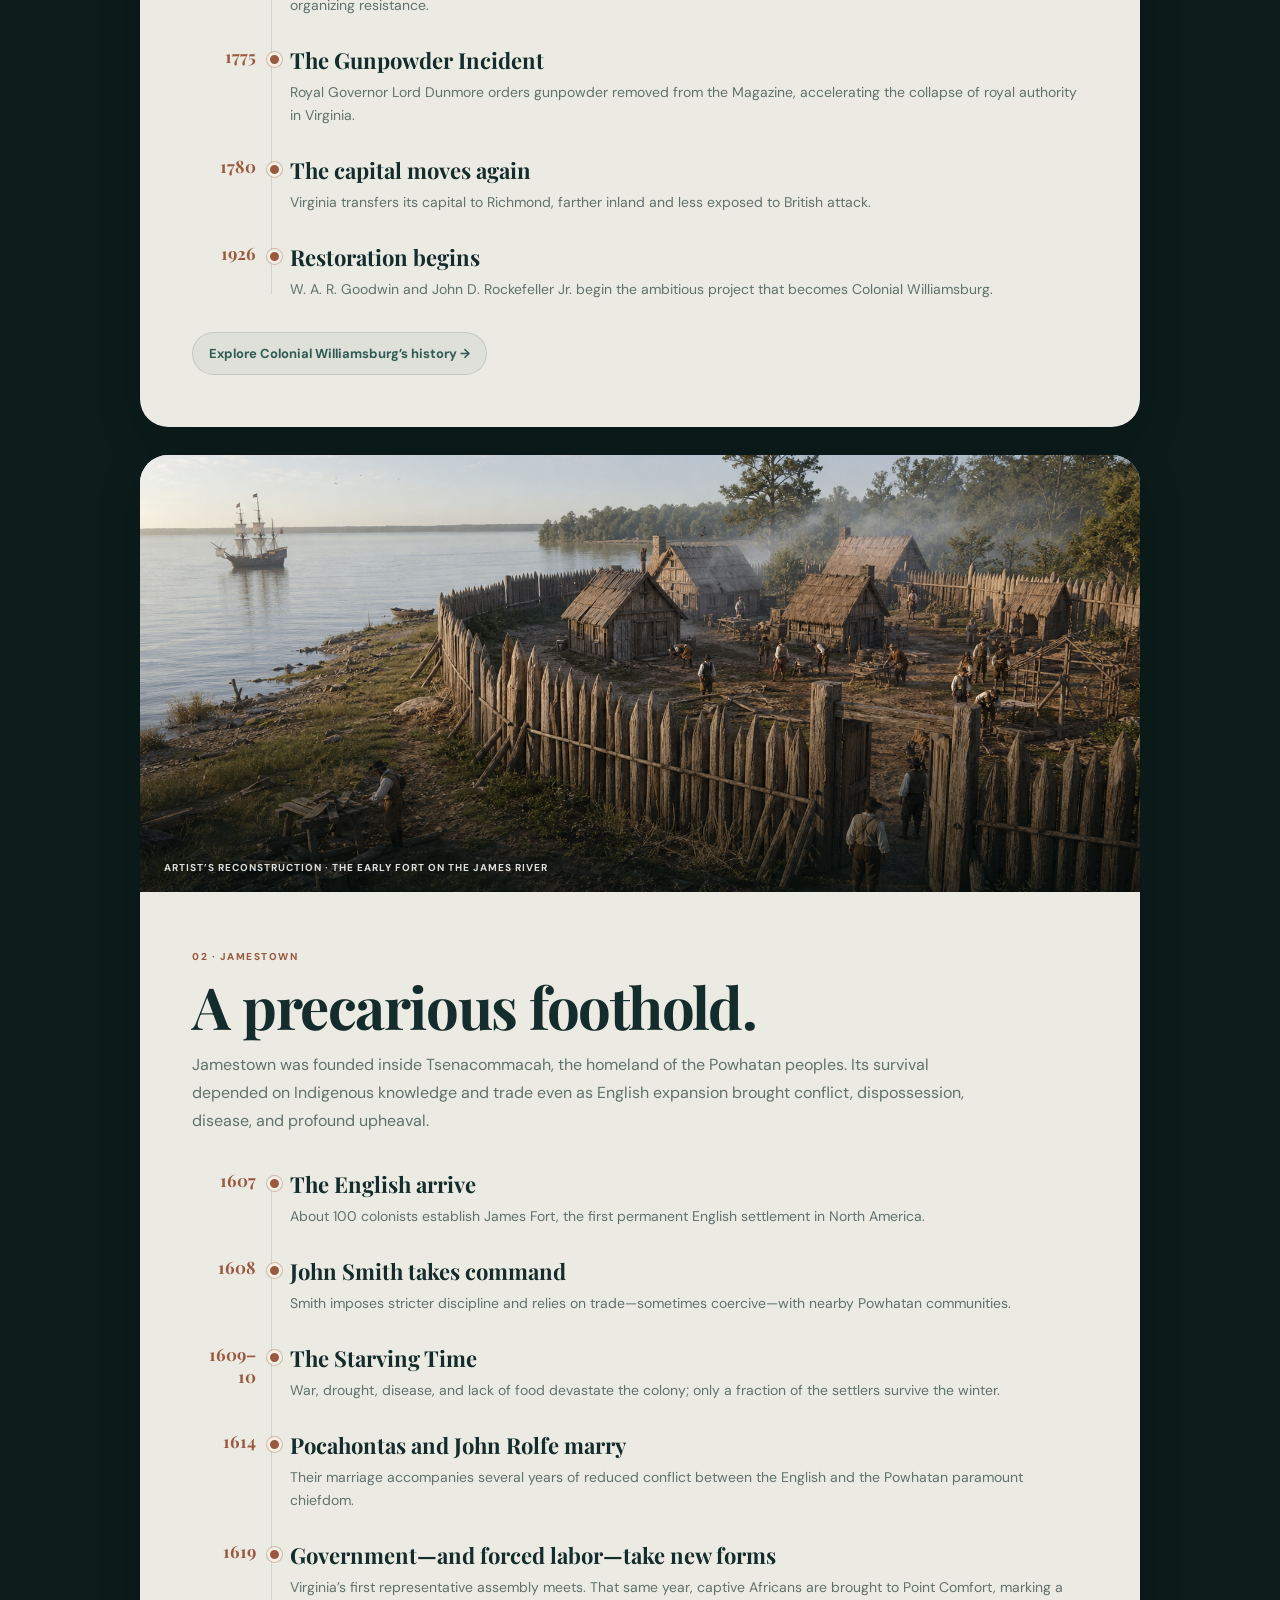
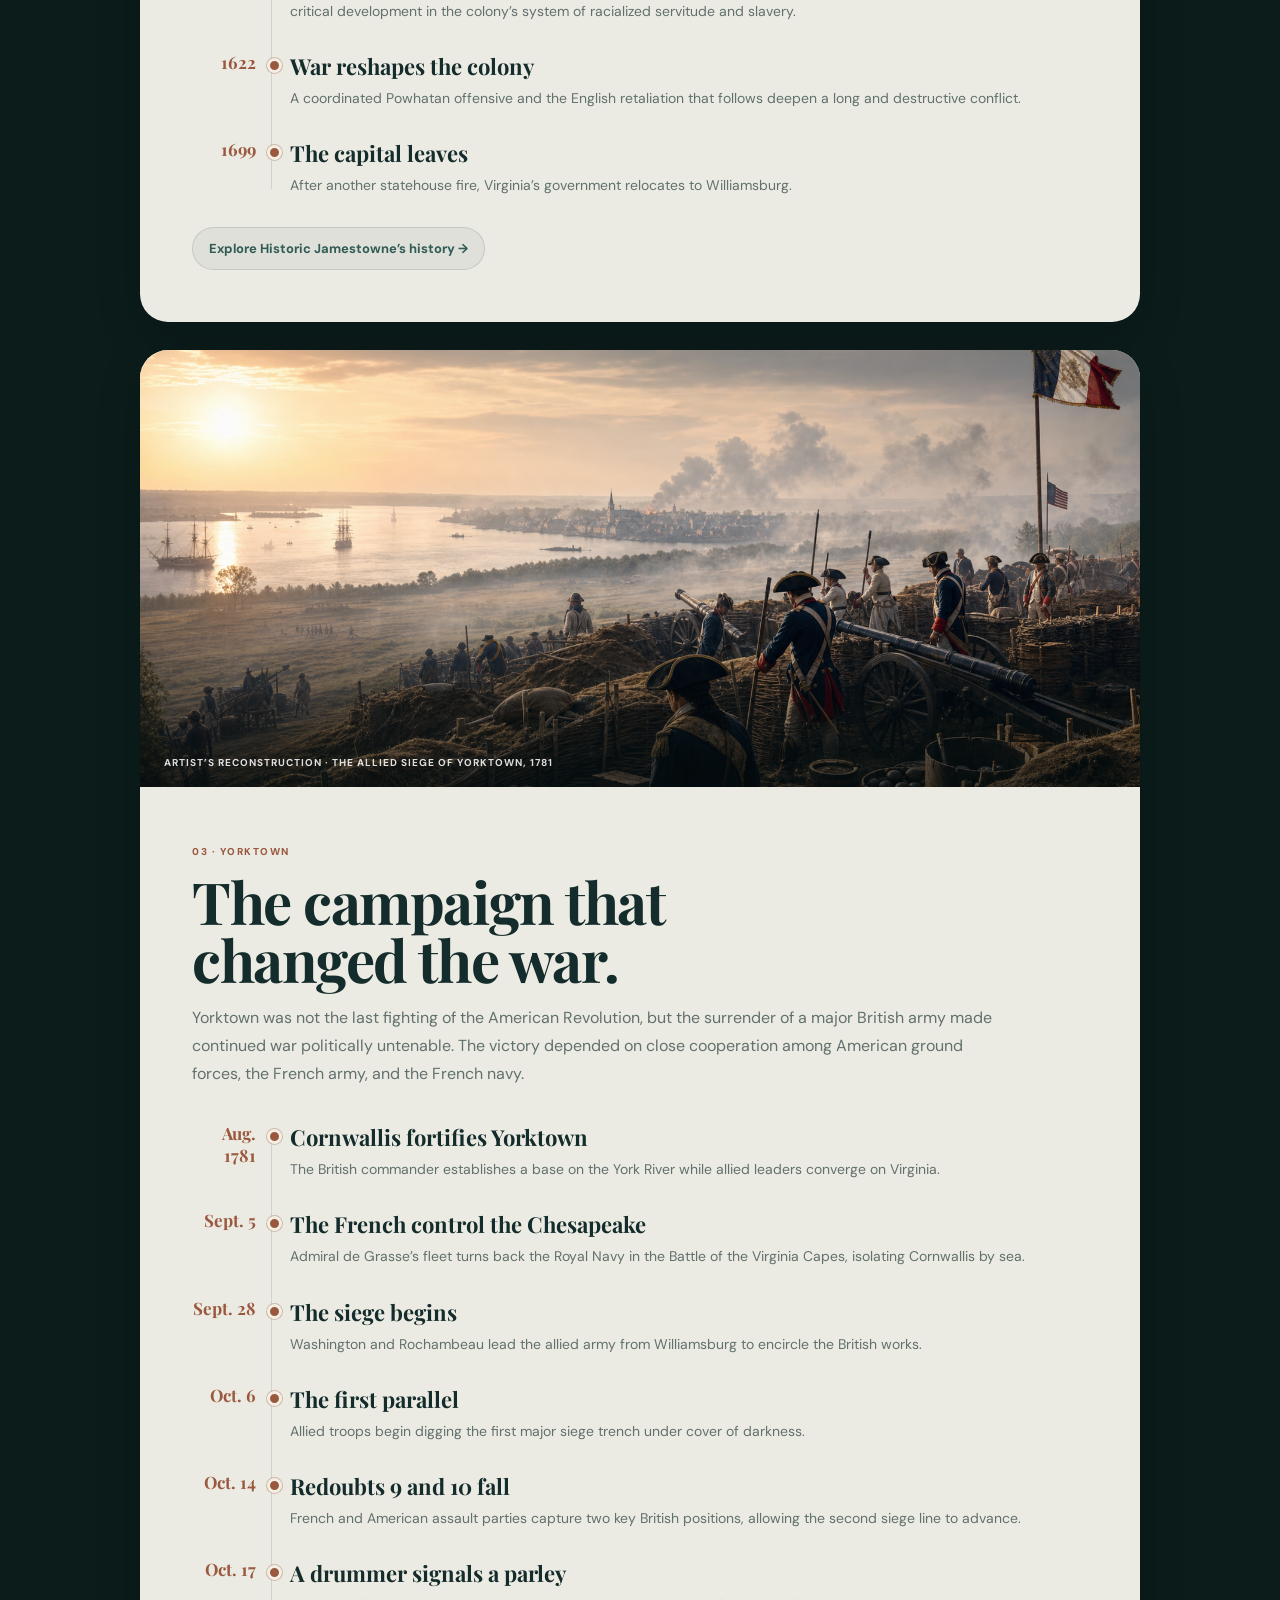
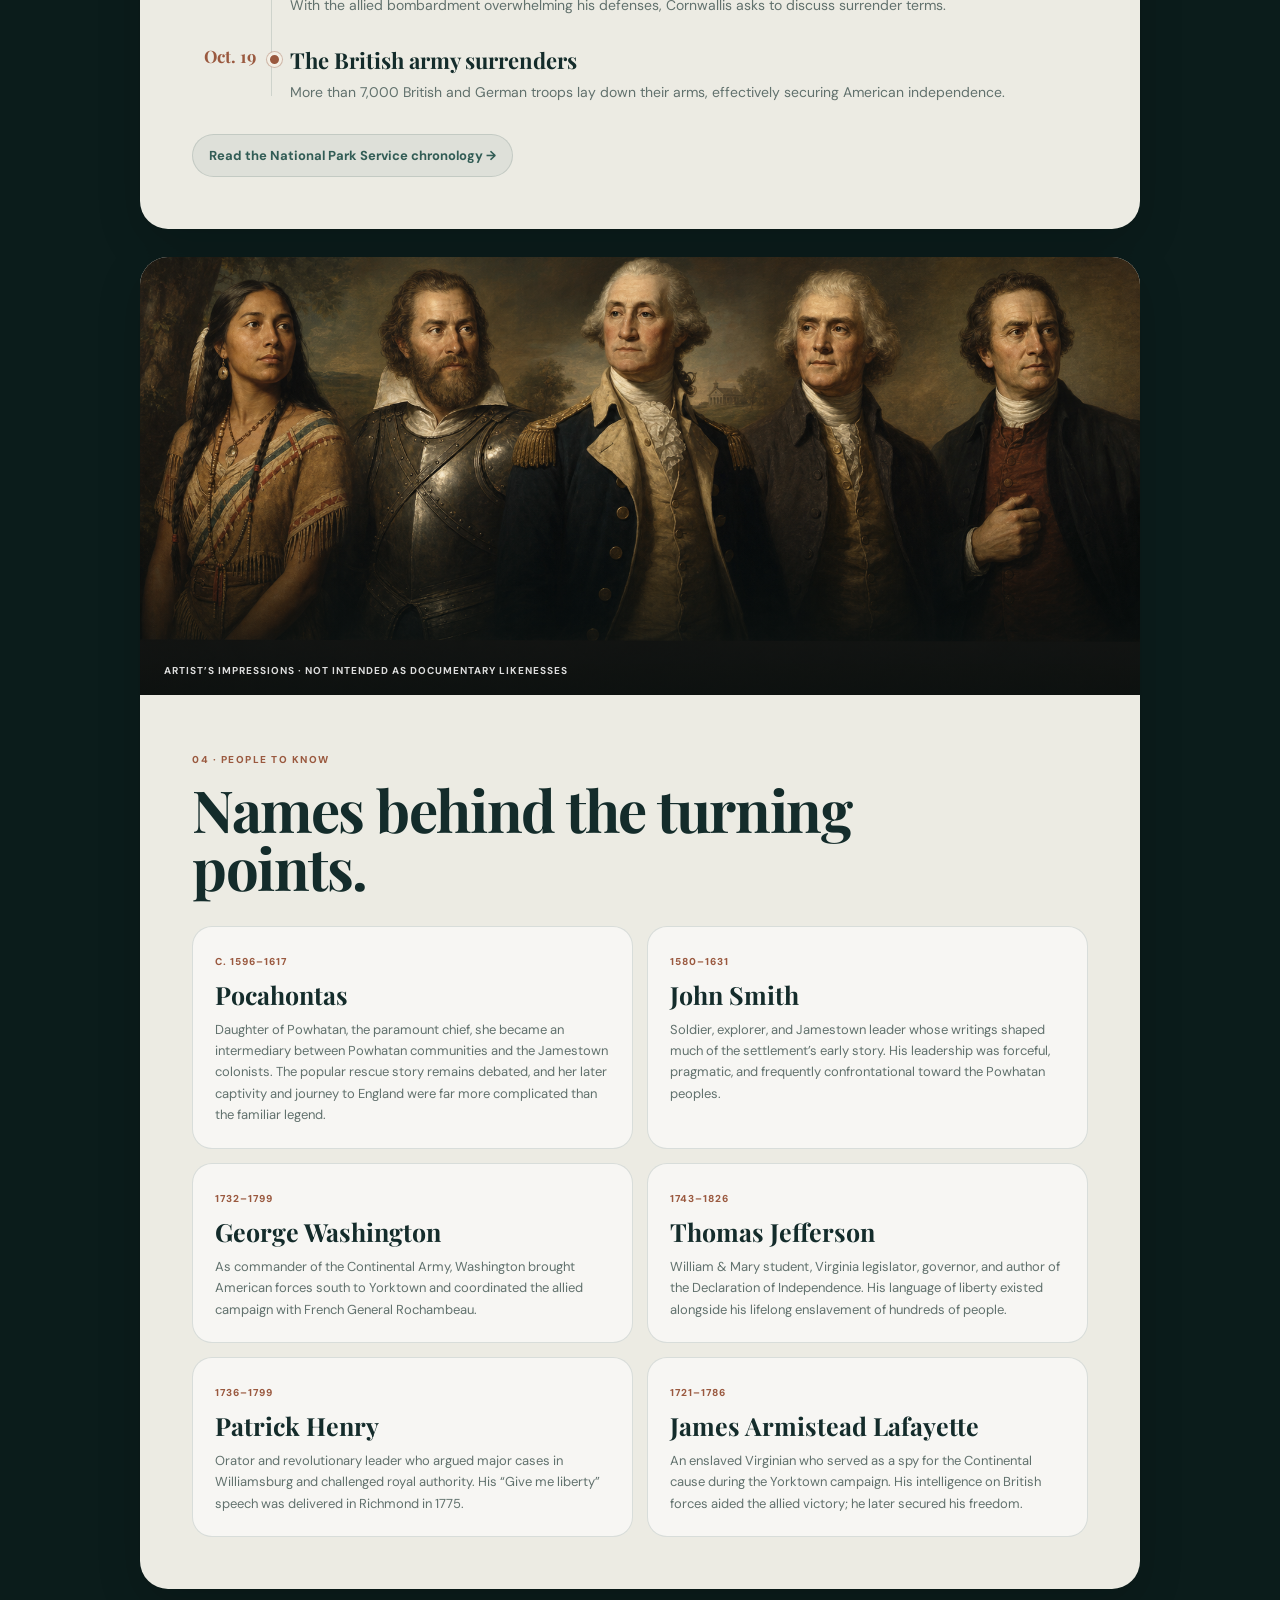
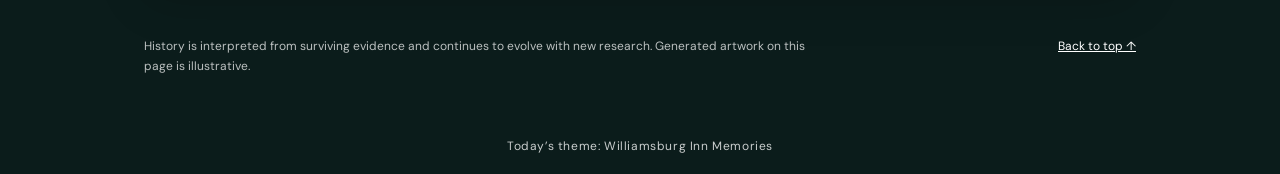
<file: trips/williamsburg-2026/history.html>
<!doctype html>
<html lang="en">
<head>
  <meta charset="utf-8">
  <meta name="viewport" content="width=device-width, initial-scale=1">
  <title>Historic Triangle Timeline</title>
  <meta name="description" content="Explore the history of Williamsburg, Jamestown, Yorktown, and the people connected to Virginia's Historic Triangle.">
  <meta name="theme-color" content="#0b1c1b">
  <script src="theme.js"></script>
  <link rel="stylesheet" href="williamsburg.css">
</head>
<body>
  <main class="page-shell history-page">
    <header class="topbar">
      <a class="top-pill" href="index.html">← Back home</a>
      <span id="localClock" class="top-pill">EDT</span>
    </header>

    <section class="content-hero history-intro">
      <span class="content-kicker">Four centuries in one corner of Virginia</span>
      <h1>The Historic Triangle</h1>
      <p>Jamestown begins the English colonial story in 1607. Williamsburg becomes its political center. Yorktown becomes the battlefield where American independence is effectively secured.</p>
      <nav class="history-selectors" aria-label="Jump to a history section">
        <a href="#williamsburg"><span>01</span> Williamsburg</a>
        <a href="#jamestown"><span>02</span> Jamestown</a>
        <a href="#yorktown"><span>03</span> Yorktown</a>
        <a href="#people"><span>04</span> Famous People</a>
      </nav>
    </section>

    <section id="williamsburg" class="history-section">
      <figure class="history-image">
        <img src="assets/history-williamsburg.png" alt="Artist’s reconstruction of Duke of Gloucester Street in colonial Williamsburg">
        <figcaption>Artist’s reconstruction · Williamsburg around the eve of Revolution</figcaption>
      </figure>
      <div class="history-copy">
        <span class="section-number">01 · Williamsburg</span>
        <h2>A capital becomes a crucible.</h2>
        <p>Williamsburg grew from Middle Plantation, a settlement on high ground between the James and York rivers. For most of the eighteenth century it was Virginia’s political, cultural, and educational center—and a place where arguments over rights, power, slavery, and independence played out in public.</p>
        <ol class="timeline">
          <li><time>1632</time><div><h3>Middle Plantation</h3><p>English settlers establish a fortified inland community between the two rivers.</p></div></li>
          <li><time>1693</time><div><h3>William & Mary is chartered</h3><p>The college becomes the second-oldest institution of higher education in British North America.</p></div></li>
          <li><time>1699</time><div><h3>Virginia’s new capital</h3><p>After the Jamestown statehouse burns, the capital moves to Middle Plantation, renamed Williamsburg for King William III.</p></div></li>
          <li><time>1774</time><div><h3>Politics moves to the tavern</h3><p>After the royal governor dissolves the House of Burgesses, former members meet at the Raleigh Tavern and continue organizing resistance.</p></div></li>
          <li><time>1775</time><div><h3>The Gunpowder Incident</h3><p>Royal Governor Lord Dunmore orders gunpowder removed from the Magazine, accelerating the collapse of royal authority in Virginia.</p></div></li>
          <li><time>1780</time><div><h3>The capital moves again</h3><p>Virginia transfers its capital to Richmond, farther inland and less exposed to British attack.</p></div></li>
          <li><time>1926</time><div><h3>Restoration begins</h3><p>W. A. R. Goodwin and John D. Rockefeller Jr. begin the ambitious project that becomes Colonial Williamsburg.</p></div></li>
        </ol>
        <a class="source-link" href="https://www.colonialwilliamsburg.org/about/" target="_blank" rel="noreferrer">Explore Colonial Williamsburg’s history →</a>
      </div>
    </section>

    <section id="jamestown" class="history-section">
      <figure class="history-image">
        <img src="assets/history-jamestown.png" alt="Artist’s reconstruction of the early Jamestown fort beside the James River">
        <figcaption>Artist’s reconstruction · The early fort on the James River</figcaption>
      </figure>
      <div class="history-copy">
        <span class="section-number">02 · Jamestown</span>
        <h2>A precarious foothold.</h2>
        <p>Jamestown was founded inside Tsenacommacah, the homeland of the Powhatan peoples. Its survival depended on Indigenous knowledge and trade even as English expansion brought conflict, dispossession, disease, and profound upheaval.</p>
        <ol class="timeline">
          <li><time>1607</time><div><h3>The English arrive</h3><p>About 100 colonists establish James Fort, the first permanent English settlement in North America.</p></div></li>
          <li><time>1608</time><div><h3>John Smith takes command</h3><p>Smith imposes stricter discipline and relies on trade—sometimes coercive—with nearby Powhatan communities.</p></div></li>
          <li><time>1609–10</time><div><h3>The Starving Time</h3><p>War, drought, disease, and lack of food devastate the colony; only a fraction of the settlers survive the winter.</p></div></li>
          <li><time>1614</time><div><h3>Pocahontas and John Rolfe marry</h3><p>Their marriage accompanies several years of reduced conflict between the English and the Powhatan paramount chiefdom.</p></div></li>
          <li><time>1619</time><div><h3>Government—and forced labor—take new forms</h3><p>Virginia’s first representative assembly meets. That same year, captive Africans are brought to Point Comfort, marking a critical development in the colony’s system of racialized servitude and slavery.</p></div></li>
          <li><time>1622</time><div><h3>War reshapes the colony</h3><p>A coordinated Powhatan offensive and the English retaliation that follows deepen a long and destructive conflict.</p></div></li>
          <li><time>1699</time><div><h3>The capital leaves</h3><p>After another statehouse fire, Virginia’s government relocates to Williamsburg.</p></div></li>
        </ol>
        <a class="source-link" href="https://www.nps.gov/jame/learn/historyculture/index.htm" target="_blank" rel="noreferrer">Explore Historic Jamestowne’s history →</a>
      </div>
    </section>

    <section id="yorktown" class="history-section">
      <figure class="history-image">
        <img src="assets/history-yorktown.png" alt="Artist’s reconstruction of American and French siege lines at Yorktown in 1781">
        <figcaption>Artist’s reconstruction · The allied siege of Yorktown, 1781</figcaption>
      </figure>
      <div class="history-copy">
        <span class="section-number">03 · Yorktown</span>
        <h2>The campaign that changed the war.</h2>
        <p>Yorktown was not the last fighting of the American Revolution, but the surrender of a major British army made continued war politically untenable. The victory depended on close cooperation among American ground forces, the French army, and the French navy.</p>
        <ol class="timeline">
          <li><time>Aug. 1781</time><div><h3>Cornwallis fortifies Yorktown</h3><p>The British commander establishes a base on the York River while allied leaders converge on Virginia.</p></div></li>
          <li><time>Sept. 5</time><div><h3>The French control the Chesapeake</h3><p>Admiral de Grasse’s fleet turns back the Royal Navy in the Battle of the Virginia Capes, isolating Cornwallis by sea.</p></div></li>
          <li><time>Sept. 28</time><div><h3>The siege begins</h3><p>Washington and Rochambeau lead the allied army from Williamsburg to encircle the British works.</p></div></li>
          <li><time>Oct. 6</time><div><h3>The first parallel</h3><p>Allied troops begin digging the first major siege trench under cover of darkness.</p></div></li>
          <li><time>Oct. 14</time><div><h3>Redoubts 9 and 10 fall</h3><p>French and American assault parties capture two key British positions, allowing the second siege line to advance.</p></div></li>
          <li><time>Oct. 17</time><div><h3>A drummer signals a parley</h3><p>With the allied bombardment overwhelming his defenses, Cornwallis asks to discuss surrender terms.</p></div></li>
          <li><time>Oct. 19</time><div><h3>The British army surrenders</h3><p>More than 7,000 British and German troops lay down their arms, effectively securing American independence.</p></div></li>
        </ol>
        <a class="source-link" href="https://www.nps.gov/york/learn/historyculture/siegetimeline.htm" target="_blank" rel="noreferrer">Read the National Park Service chronology →</a>
      </div>
    </section>

    <section id="people" class="history-section people-section">
      <figure class="history-image">
        <img src="assets/history-people.png" alt="Artist’s impression of five people connected to the Historic Triangle">
        <figcaption>Artist’s impressions · Not intended as documentary likenesses</figcaption>
      </figure>
      <div class="history-copy">
        <span class="section-number">04 · People to Know</span>
        <h2>Names behind the turning points.</h2>
        <div class="people-grid">
          <article><span>c. 1596–1617</span><h3>Pocahontas</h3><p>Daughter of Powhatan, the paramount chief, she became an intermediary between Powhatan communities and the Jamestown colonists. The popular rescue story remains debated, and her later captivity and journey to England were far more complicated than the familiar legend.</p></article>
          <article><span>1580–1631</span><h3>John Smith</h3><p>Soldier, explorer, and Jamestown leader whose writings shaped much of the settlement’s early story. His leadership was forceful, pragmatic, and frequently confrontational toward the Powhatan peoples.</p></article>
          <article><span>1732–1799</span><h3>George Washington</h3><p>As commander of the Continental Army, Washington brought American forces south to Yorktown and coordinated the allied campaign with French General Rochambeau.</p></article>
          <article><span>1743–1826</span><h3>Thomas Jefferson</h3><p>William & Mary student, Virginia legislator, governor, and author of the Declaration of Independence. His language of liberty existed alongside his lifelong enslavement of hundreds of people.</p></article>
          <article><span>1736–1799</span><h3>Patrick Henry</h3><p>Orator and revolutionary leader who argued major cases in Williamsburg and challenged royal authority. His “Give me liberty” speech was delivered in Richmond in 1775.</p></article>
          <article><span>1721–1786</span><h3>James Armistead Lafayette</h3><p>An enslaved Virginian who served as a spy for the Continental cause during the Yorktown campaign. His intelligence on British forces aided the allied victory; he later secured his freedom.</p></article>
        </div>
      </div>
    </section>

    <footer class="history-footer">
      <p>History is interpreted from surviving evidence and continues to evolve with new research. Generated artwork on this page is illustrative.</p>
      <a href="#top" onclick="window.scrollTo({top:0,behavior:'smooth'});return false;">Back to top ↑</a>
    </footer>
    <p class="theme-footer" data-theme-label>Today’s theme: Williamsburg</p>
  </main>
  <script src="clock.js"></script>
</body>
</html>
</file>
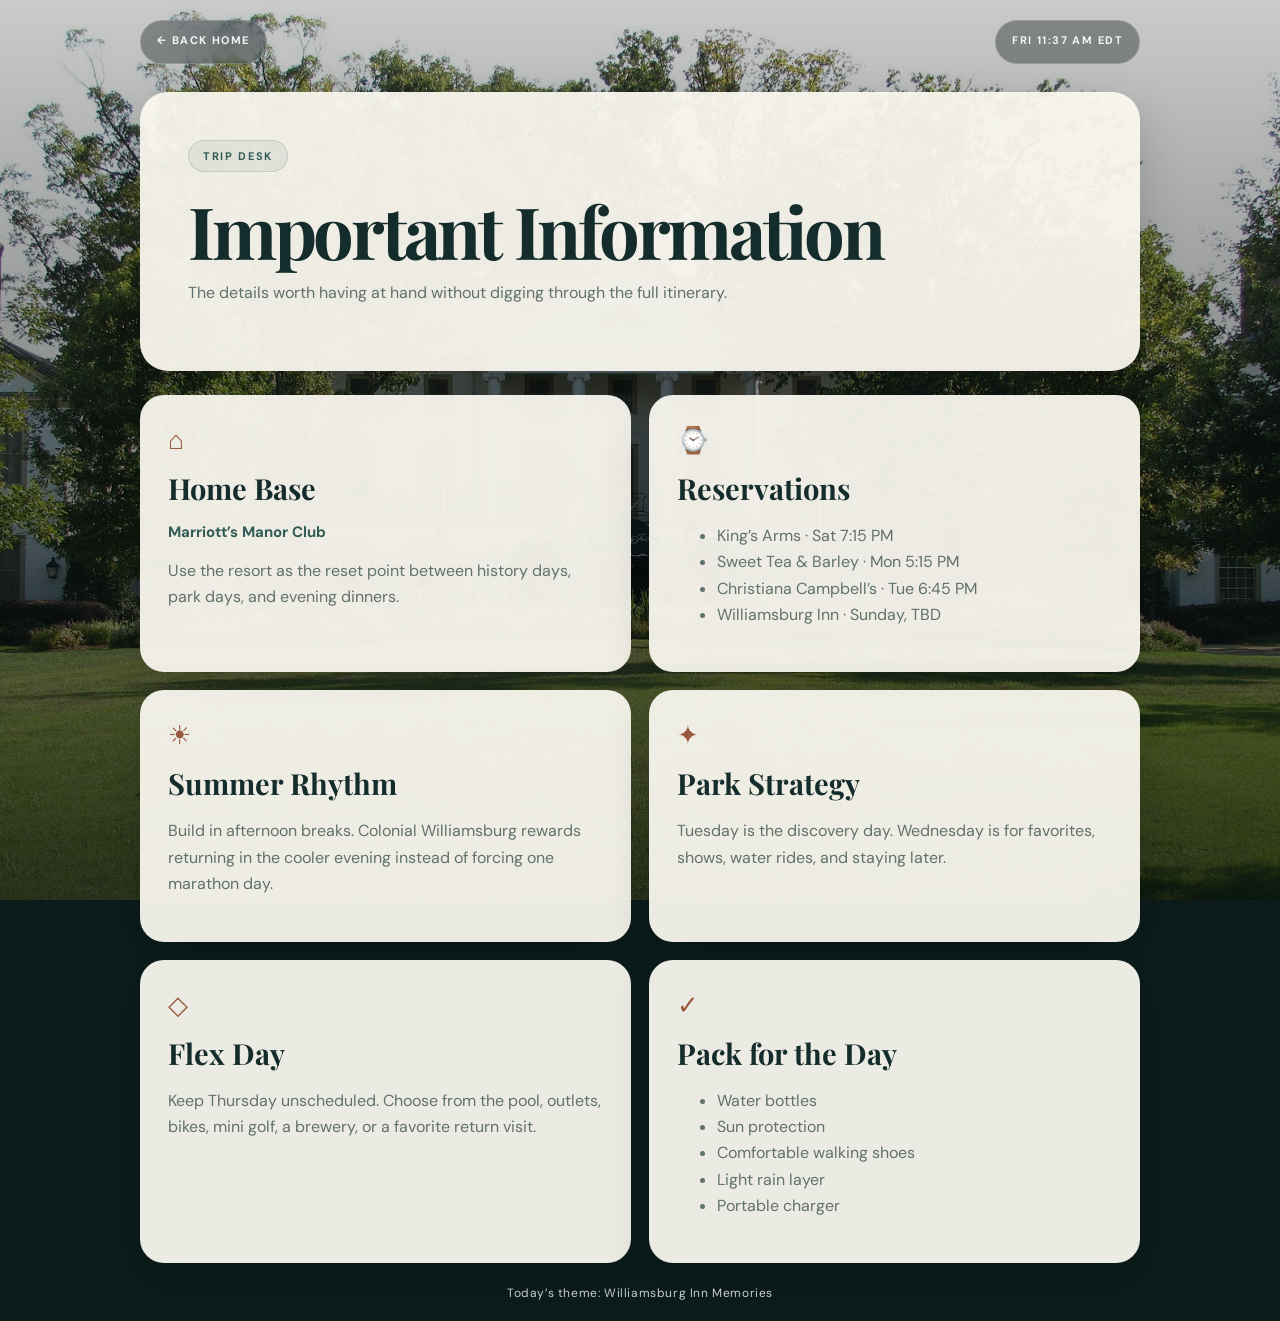
<file: trips/williamsburg-2026/important.html>
<!doctype html>
<html lang="en">
<head>
  <meta charset="utf-8">
  <meta name="viewport" content="width=device-width, initial-scale=1">
  <title>Important Information · Williamsburg</title>
  <meta name="description" content="Useful details for the Williamsburg trip.">
  <meta name="theme-color" content="#0b1c1b">
  <script src="theme.js"></script>
  <link rel="stylesheet" href="williamsburg.css">
</head>
<body>
  <main class="page-shell">
    <header class="topbar">
      <a class="top-pill" href="index.html">← Back home</a>
      <span id="localClock" class="top-pill">EDT</span>
    </header>

    <section class="content-hero">
      <span class="content-kicker">Trip desk</span>
      <h1>Important Information</h1>
      <p>The details worth having at hand without digging through the full itinerary.</p>
    </section>

    <section class="info-grid">
      <article><span class="info-icon">⌂</span><h2>Home Base</h2><h3>Marriott’s Manor Club</h3><p>Use the resort as the reset point between history days, park days, and evening dinners.</p></article>
      <article><span class="info-icon">⌚</span><h2>Reservations</h2><ul><li>King’s Arms · Sat 7:15 PM</li><li>Sweet Tea & Barley · Mon 5:15 PM</li><li>Christiana Campbell’s · Tue 6:45 PM</li><li>Williamsburg Inn · Sunday, TBD</li></ul></article>
      <article><span class="info-icon">☀</span><h2>Summer Rhythm</h2><p>Build in afternoon breaks. Colonial Williamsburg rewards returning in the cooler evening instead of forcing one marathon day.</p></article>
      <article><span class="info-icon">✦</span><h2>Park Strategy</h2><p>Tuesday is the discovery day. Wednesday is for favorites, shows, water rides, and staying later.</p></article>
      <article><span class="info-icon">◇</span><h2>Flex Day</h2><p>Keep Thursday unscheduled. Choose from the pool, outlets, bikes, mini golf, a brewery, or a favorite return visit.</p></article>
      <article><span class="info-icon">✓</span><h2>Pack for the Day</h2><ul><li>Water bottles</li><li>Sun protection</li><li>Comfortable walking shoes</li><li>Light rain layer</li><li>Portable charger</li></ul></article>
    </section>
    <p class="theme-footer" data-theme-label>Today’s theme: Williamsburg</p>
  </main>
  <script src="clock.js"></script>
</body>
</html>
</file>
<file: trips/williamsburg-2026/williamsburg.css>
@import url("https://fonts.googleapis.com/css2?family=DM+Sans:wght@400;600;700&family=Playfair+Display:wght@600;700&display=swap");

:root { --cream:#f8f2e6; --gold:#d6b15c; --ink:#142c2b; --muted:#61716d; --surface:rgba(249,247,239,.95); --line:rgba(31,67,63,.14); --theme-background-image:url("assets/williamsburg-evening.png"); --theme-background-position:center; --theme-overlay:rgba(5,15,16,.68); }
* { box-sizing:border-box; }
html,body { min-height:100%; }
body { margin:0; padding:20px; color:var(--ink); background-color:#0b1c1b; background-image:var(--theme-background-image); background-position:var(--theme-background-position); background-size:cover; background-repeat:no-repeat; background-attachment:fixed; font-family:"DM Sans",sans-serif; transition:background-image .35s ease,background-position .35s ease; }
body::before { content:""; position:fixed; inset:0; z-index:0; background:var(--theme-overlay); transition:background .35s ease; }
button,input { font:inherit; }
.home-shell,.page-shell { position:relative; z-index:1; width:min(100%,1000px); margin:auto; }
.topbar { display:flex; align-items:center; justify-content:space-between; gap:14px; margin-bottom:28px; }
.top-pill { min-height:44px; padding:12px 16px; border:1px solid rgba(255,255,255,.18); border-radius:999px; color:rgba(255,255,255,.92); background:rgba(7,16,18,.36); font-size:11px; font-weight:700; letter-spacing:.13em; text-decoration:none; text-transform:uppercase; backdrop-filter:blur(12px); }
.home-content { padding:28px 0 60px; color:var(--cream); text-align:center; }
.eyebrow,.content-kicker { display:inline-flex; padding:8px 14px; border:1px solid rgba(255,255,255,.18); border-radius:999px; font-size:11px; font-weight:700; letter-spacing:.15em; text-transform:uppercase; }
h1 { margin:24px 0 0; font-family:"Playfair Display",serif; font-size:clamp(48px,8vw,88px); line-height:.95; letter-spacing:-.045em; text-wrap:balance; }
.lede { max-width:660px; margin:18px auto 0; color:rgba(255,255,255,.8); font-size:18px; line-height:1.6; }
.theme-hint { display:inline-block; margin:14px 0 0; padding:7px 13px; border-radius:999px; background:rgba(8,17,18,.36); color:rgba(255,255,255,.7); font-size:13px; }
.countdown-card { margin-top:34px; padding:clamp(22px,4vw,34px); border:1px solid rgba(255,255,255,.18); border-radius:28px; background:linear-gradient(180deg,rgba(12,27,27,.7),rgba(7,16,18,.55)); box-shadow:0 22px 70px rgba(0,0,0,.3); text-align:left; backdrop-filter:blur(15px); }
.event-header { display:grid; grid-template-columns:1fr auto; gap:24px; }
.status { color:var(--gold); font-size:11px; font-weight:700; letter-spacing:.16em; text-transform:uppercase; }
.event-header h2 { margin:10px 0 0; font-family:"Playfair Display",serif; font-size:clamp(30px,5vw,46px); line-height:1.05; }
.event-header p { color:rgba(255,255,255,.7); }
.event-time { min-width:150px; padding:15px 17px; border:1px solid rgba(255,255,255,.15); border-radius:20px; text-align:right; background:rgba(255,255,255,.07); }
.event-time strong,.event-time span { display:block; }
.event-time strong { font-family:"Playfair Display",serif; font-size:28px; }
.event-time span { color:rgba(255,255,255,.58); font-size:10px; text-transform:uppercase; }
.glance-grid,.countdown,.summary-grid { display:grid; grid-template-columns:repeat(3,1fr); gap:12px; margin-top:22px; }
.glance-grid div { padding:15px 17px; border:1px solid rgba(255,255,255,.13); border-radius:18px; background:rgba(255,255,255,.05); }
.glance-grid span,.glance-grid strong { display:block; }
.glance-grid span { color:rgba(255,255,255,.54); font-size:10px; letter-spacing:.13em; text-transform:uppercase; }
.glance-grid strong { margin-top:7px; font-size:13px; line-height:1.4; }
.countdown { max-width:590px; margin:28px auto 0; }
.countdown div { display:grid; justify-items:center; padding:17px; border:1px solid rgba(255,255,255,.15); border-radius:20px; background:rgba(255,255,255,.08); }
.countdown strong { color:var(--gold); font-family:"Playfair Display",serif; font-size:clamp(36px,6vw,54px); line-height:1; }
.countdown span { margin-top:8px; color:rgba(255,255,255,.65); font-size:10px; letter-spacing:.15em; text-transform:uppercase; }
.message { margin:30px 0 0; color:var(--gold); font-family:"Playfair Display",serif; font-size:27px; font-style:italic; }
.text-button { border:0; color:rgba(255,255,255,.68); background:transparent; text-decoration:underline; cursor:pointer; }
.resources { display:flex; flex-wrap:wrap; justify-content:center; gap:12px; margin-top:30px; }
.resources a { padding:13px 18px; border:1px solid rgba(255,255,255,.18); border-radius:999px; color:white; background:rgba(8,17,18,.4); text-decoration:none; backdrop-filter:blur(10px); }
.gate { position:fixed; z-index:10; inset:0; display:grid; place-items:center; padding:24px; background:rgba(4,11,12,.5); backdrop-filter:blur(14px); }
.gate[hidden] { display:none; }
.gate-card { width:min(440px,100%); padding:30px; border:1px solid rgba(255,255,255,.17); border-radius:28px; color:var(--cream); background:rgba(8,21,22,.9); text-align:center; box-shadow:0 25px 80px rgba(0,0,0,.35); }
.gate-card h2 { margin:18px 0 0; font-family:"Playfair Display",serif; font-size:36px; }
.gate-card p { color:rgba(255,255,255,.7); line-height:1.55; }
.gate-card input,.gate-card button { width:100%; margin-top:12px; padding:14px 17px; border-radius:999px; }
.gate-card input { border:1px solid rgba(255,255,255,.18); color:white; background:rgba(255,255,255,.08); text-align:center; }
.gate-card button { border:0; color:#14211d; background:var(--gold); font-weight:800; cursor:pointer; }
.content-hero,.day-card,.info-grid article { background:var(--surface); box-shadow:0 15px 45px rgba(0,0,0,.16); }
.content-hero { padding:clamp(28px,5vw,48px); border-radius:28px; }
.content-kicker { color:#315c55; border-color:var(--line); background:rgba(49,92,85,.08); }
.content-hero h1 { font-size:clamp(44px,7vw,72px); }
.content-hero>p { color:var(--muted); line-height:1.65; }
.summary-grid div { padding:18px; border:1px solid var(--line); border-radius:19px; background:rgba(255,255,255,.55); }
.summary-grid span,.summary-grid strong { display:block; }
.summary-grid span { color:var(--muted); font-size:10px; font-weight:700; letter-spacing:.13em; text-transform:uppercase; }
.summary-grid strong { margin-top:8px; font-family:"Playfair Display",serif; font-size:21px; }
.days { display:grid; gap:18px; margin-top:24px; }
.day-card { border:1px solid var(--line); border-radius:26px; overflow:hidden; }
.day-card summary { display:flex; align-items:end; justify-content:space-between; gap:20px; padding:24px; cursor:pointer; list-style:none; }
.day-card summary::-webkit-details-marker { display:none; }
.day-date { color:#9a593f; font-size:10px; font-weight:800; letter-spacing:.14em; text-transform:uppercase; }
.day-card h3 { margin:7px 0 0; font-family:"Playfair Display",serif; font-size:31px; }
.day-card summary p { margin:7px 0 0; color:var(--muted); font-size:13px; }
.day-toggle { display:grid; place-items:center; flex:0 0 auto; width:34px; height:34px; border-radius:50%; color:#315c55; background:rgba(49,92,85,.1); }
.day-card[open] .day-toggle { transform:rotate(45deg); }
.day-content { display:grid; gap:13px; padding:20px; border-top:1px solid var(--line); }
.event { display:grid; grid-template-columns:120px 1fr; gap:16px; padding:18px; border:1px solid var(--line); border-radius:21px; background:rgba(255,255,255,.72); }
.event time { display:grid; place-items:center; min-height:55px; padding:10px; border-radius:16px; color:white; background:#203c38; font-size:12px; font-weight:700; text-align:center; }
.reservation-event time { background:#9a593f; }
.pill { display:inline-block; padding:5px 9px; border-radius:999px; color:#315c55; background:rgba(49,92,85,.1); font-size:9px; font-weight:800; text-transform:uppercase; }
.event h4 { margin:9px 0 0; font-family:"Playfair Display",serif; font-size:21px; }
.event ul { margin:8px 0 0; padding-left:20px; color:var(--muted); font-size:13px; line-height:1.55; }
.day-tip { margin:0; padding:15px 18px; border-left:3px solid var(--gold); color:#5c5140; background:rgba(214,177,92,.12); font-family:"Playfair Display",serif; font-style:italic; }
.loading { padding:30px; border-radius:24px; background:var(--surface); }
.info-grid { display:grid; grid-template-columns:repeat(2,1fr); gap:18px; margin-top:24px; }
.info-grid article { padding:28px; border-radius:24px; }
.info-icon { color:#9a593f; font-size:26px; }
.info-grid h2 { margin:12px 0 0; font-family:"Playfair Display",serif; font-size:29px; }
.info-grid h3 { color:#315c55; font-size:15px; }
.info-grid p,.info-grid ul { color:var(--muted); line-height:1.65; }
.theme-footer { margin:22px 0 0; color:rgba(255,255,255,.78); font-size:12px; letter-spacing:.05em; text-align:center; }
@media(max-width:700px){body{padding:12px}.event-header,.glance-grid,.summary-grid,.info-grid{grid-template-columns:1fr}.event-time{text-align:left}.glance-grid div:nth-child(3){display:none}.countdown{gap:8px}.countdown div{padding:13px 7px}.event{grid-template-columns:1fr}.event time{width:fit-content;min-width:115px}.top-pill{font-size:9px;padding-inline:12px}}

.history-intro > p { max-width:760px; }
.history-selectors { display:grid; grid-template-columns:repeat(4,1fr); gap:12px; margin-top:28px; }
.history-selectors a { display:flex; align-items:center; gap:12px; padding:15px; border:1px solid var(--line); border-radius:18px; color:var(--ink); background:rgba(255,255,255,.55); font-weight:700; text-decoration:none; }
.history-selectors a:hover { background:#fff; }
.history-selectors span { display:grid; place-items:center; width:32px; height:32px; flex:0 0 auto; border-radius:50%; color:white; background:#315c55; font-size:10px; }
.history-section { scroll-margin-top:20px; margin-top:28px; border-radius:28px; background:var(--surface); box-shadow:0 15px 45px rgba(0,0,0,.16); overflow:hidden; }
.history-image { position:relative; margin:0; aspect-ratio:16/7; overflow:hidden; background:#162d2a; }
.history-image::after { content:""; position:absolute; inset:0; background:linear-gradient(180deg,transparent 55%,rgba(5,13,13,.68)); pointer-events:none; }
.history-image img { display:block; width:100%; height:100%; object-fit:cover; }
.history-image figcaption { position:absolute; z-index:1; left:24px; bottom:18px; color:rgba(255,255,255,.86); font-size:10px; font-weight:700; letter-spacing:.1em; text-transform:uppercase; }
.history-copy { padding:clamp(28px,5vw,52px); }
.section-number { color:#9a593f; font-size:10px; font-weight:800; letter-spacing:.15em; text-transform:uppercase; }
.history-copy > h2 { max-width:680px; margin:12px 0 0; font-family:"Playfair Display",serif; font-size:clamp(36px,6vw,58px); line-height:1; letter-spacing:-.025em; }
.history-copy > p { max-width:800px; color:var(--muted); font-size:16px; line-height:1.75; }
.timeline { position:relative; display:grid; gap:0; margin:34px 0 0; padding:0; list-style:none; }
.timeline::before { content:""; position:absolute; top:8px; bottom:8px; left:79px; width:1px; background:var(--line); }
.timeline li { display:grid; grid-template-columns:64px 1fr; gap:34px; position:relative; padding:0 0 28px; }
.timeline li:last-child { padding-bottom:0; }
.timeline li::before { content:""; position:absolute; top:7px; left:75px; width:9px; height:9px; border:3px solid var(--surface); border-radius:50%; background:#9a593f; box-shadow:0 0 0 1px rgba(154,89,63,.35); }
.timeline time { color:#9a593f; font-family:"Playfair Display",serif; font-size:17px; font-weight:700; text-align:right; }
.timeline h3 { margin:0; font-family:"Playfair Display",serif; font-size:22px; }
.timeline p { margin:6px 0 0; color:var(--muted); font-size:14px; line-height:1.65; }
.source-link { display:inline-flex; margin-top:30px; padding:12px 16px; border:1px solid var(--line); border-radius:999px; color:#315c55; background:rgba(49,92,85,.07); font-size:13px; font-weight:700; text-decoration:none; }
.people-grid { display:grid; grid-template-columns:repeat(2,1fr); gap:14px; margin-top:30px; }
.people-grid article { padding:22px; border:1px solid var(--line); border-radius:20px; background:rgba(255,255,255,.58); }
.people-grid span { color:#9a593f; font-size:10px; font-weight:800; letter-spacing:.1em; text-transform:uppercase; }
.people-grid h3 { margin:8px 0 0; font-family:"Playfair Display",serif; font-size:25px; }
.people-grid p { margin:8px 0 0; color:var(--muted); font-size:13px; line-height:1.65; }
.history-footer { display:flex; justify-content:space-between; gap:20px; margin-top:28px; padding:20px 4px 40px; color:rgba(255,255,255,.72); font-size:12px; line-height:1.6; }
.history-footer p { max-width:680px; margin:0; }
.history-footer a { color:white; white-space:nowrap; }
@media(max-width:700px){.history-selectors{grid-template-columns:1fr 1fr}.history-image{aspect-ratio:4/3}.history-image figcaption{left:14px;right:14px;bottom:12px}.timeline::before{left:59px}.timeline li{grid-template-columns:48px 1fr;gap:28px}.timeline li::before{left:55px}.timeline time{font-size:14px}.people-grid{grid-template-columns:1fr}.history-footer{display:block}.history-footer a{display:inline-block;margin-top:12px}}
</file>
<file: trips/williamsburg/williamsburg.css>
@import url("https://fonts.googleapis.com/css2?family=DM+Sans:wght@400;600;700&family=Playfair+Display:wght@600;700&display=swap");

:root { --cream:#f8f2e6; --gold:#d6b15c; --ink:#142c2b; --muted:#61716d; --surface:rgba(249,247,239,.95); --line:rgba(31,67,63,.14); --theme-background-image:url("assets/williamsburg-evening.png"); --theme-background-position:center; --theme-overlay:rgba(5,15,16,.68); }
* { box-sizing:border-box; }
html,body { min-height:100%; }
body { margin:0; padding:20px; color:var(--ink); background-color:#0b1c1b; background-image:var(--theme-background-image); background-position:var(--theme-background-position); background-size:cover; background-repeat:no-repeat; background-attachment:fixed; font-family:"DM Sans",sans-serif; transition:background-image .35s ease,background-position .35s ease; }
body::before { content:""; position:fixed; inset:0; z-index:0; background:var(--theme-overlay); transition:background .35s ease; }
button,input { font:inherit; }
.home-shell,.page-shell { position:relative; z-index:1; width:min(100%,1000px); margin:auto; }
.topbar { display:flex; align-items:center; justify-content:space-between; gap:14px; margin-bottom:28px; }
.top-pill { min-height:44px; padding:12px 16px; border:1px solid rgba(255,255,255,.18); border-radius:999px; color:rgba(255,255,255,.92); background:rgba(7,16,18,.36); font-size:11px; font-weight:700; letter-spacing:.13em; text-decoration:none; text-transform:uppercase; backdrop-filter:blur(12px); }
.home-content { padding:28px 0 60px; color:var(--cream); text-align:center; }
.eyebrow,.content-kicker { display:inline-flex; padding:8px 14px; border:1px solid rgba(255,255,255,.18); border-radius:999px; font-size:11px; font-weight:700; letter-spacing:.15em; text-transform:uppercase; }
h1 { margin:24px 0 0; font-family:"Playfair Display",serif; font-size:clamp(48px,8vw,88px); line-height:.95; letter-spacing:-.045em; text-wrap:balance; }
.lede { max-width:660px; margin:18px auto 0; color:rgba(255,255,255,.8); font-size:18px; line-height:1.6; }
.theme-hint { display:inline-block; margin:14px 0 0; padding:7px 13px; border-radius:999px; background:rgba(8,17,18,.36); color:rgba(255,255,255,.7); font-size:13px; }
.countdown-card { margin-top:34px; padding:clamp(22px,4vw,34px); border:1px solid rgba(255,255,255,.18); border-radius:28px; background:linear-gradient(180deg,rgba(12,27,27,.7),rgba(7,16,18,.55)); box-shadow:0 22px 70px rgba(0,0,0,.3); text-align:left; backdrop-filter:blur(15px); }
.event-header { display:grid; grid-template-columns:1fr auto; gap:24px; }
.status { color:var(--gold); font-size:11px; font-weight:700; letter-spacing:.16em; text-transform:uppercase; }
.event-header h2 { margin:10px 0 0; font-family:"Playfair Display",serif; font-size:clamp(30px,5vw,46px); line-height:1.05; }
.event-header p { color:rgba(255,255,255,.7); }
.event-time { min-width:150px; padding:15px 17px; border:1px solid rgba(255,255,255,.15); border-radius:20px; text-align:right; background:rgba(255,255,255,.07); }
.event-time strong,.event-time span { display:block; }
.event-time strong { font-family:"Playfair Display",serif; font-size:28px; }
.event-time span { color:rgba(255,255,255,.58); font-size:10px; text-transform:uppercase; }
.glance-grid,.countdown,.summary-grid { display:grid; grid-template-columns:repeat(3,1fr); gap:12px; margin-top:22px; }
.glance-grid div { padding:15px 17px; border:1px solid rgba(255,255,255,.13); border-radius:18px; background:rgba(255,255,255,.05); }
.glance-grid span,.glance-grid strong { display:block; }
.glance-grid span { color:rgba(255,255,255,.54); font-size:10px; letter-spacing:.13em; text-transform:uppercase; }
.glance-grid strong { margin-top:7px; font-size:13px; line-height:1.4; }
.countdown { max-width:590px; margin:28px auto 0; }
.countdown div { display:grid; justify-items:center; padding:17px; border:1px solid rgba(255,255,255,.15); border-radius:20px; background:rgba(255,255,255,.08); }
.countdown strong { color:var(--gold); font-family:"Playfair Display",serif; font-size:clamp(36px,6vw,54px); line-height:1; }
.countdown span { margin-top:8px; color:rgba(255,255,255,.65); font-size:10px; letter-spacing:.15em; text-transform:uppercase; }
.message { margin:30px 0 0; color:var(--gold); font-family:"Playfair Display",serif; font-size:27px; font-style:italic; }
.text-button { border:0; color:rgba(255,255,255,.68); background:transparent; text-decoration:underline; cursor:pointer; }
.resources { display:flex; flex-wrap:wrap; justify-content:center; gap:12px; margin-top:30px; }
.resources a { padding:13px 18px; border:1px solid rgba(255,255,255,.18); border-radius:999px; color:white; background:rgba(8,17,18,.4); text-decoration:none; backdrop-filter:blur(10px); }
.gate { position:fixed; z-index:10; inset:0; display:grid; place-items:center; padding:24px; background:rgba(4,11,12,.5); backdrop-filter:blur(14px); }
.gate[hidden] { display:none; }
.gate-card { width:min(440px,100%); padding:30px; border:1px solid rgba(255,255,255,.17); border-radius:28px; color:var(--cream); background:rgba(8,21,22,.9); text-align:center; box-shadow:0 25px 80px rgba(0,0,0,.35); }
.gate-card h2 { margin:18px 0 0; font-family:"Playfair Display",serif; font-size:36px; }
.gate-card p { color:rgba(255,255,255,.7); line-height:1.55; }
.gate-card input,.gate-card button { width:100%; margin-top:12px; padding:14px 17px; border-radius:999px; }
.gate-card input { border:1px solid rgba(255,255,255,.18); color:white; background:rgba(255,255,255,.08); text-align:center; }
.gate-card button { border:0; color:#14211d; background:var(--gold); font-weight:800; cursor:pointer; }
.content-hero,.day-card,.info-grid article { background:var(--surface); box-shadow:0 15px 45px rgba(0,0,0,.16); }
.content-hero { padding:clamp(28px,5vw,48px); border-radius:28px; }
.content-kicker { color:#315c55; border-color:var(--line); background:rgba(49,92,85,.08); }
.content-hero h1 { font-size:clamp(44px,7vw,72px); }
.content-hero>p { color:var(--muted); line-height:1.65; }
.summary-grid div { padding:18px; border:1px solid var(--line); border-radius:19px; background:rgba(255,255,255,.55); }
.summary-grid span,.summary-grid strong { display:block; }
.summary-grid span { color:var(--muted); font-size:10px; font-weight:700; letter-spacing:.13em; text-transform:uppercase; }
.summary-grid strong { margin-top:8px; font-family:"Playfair Display",serif; font-size:21px; }
.days { display:grid; gap:18px; margin-top:24px; }
.day-card { border:1px solid var(--line); border-radius:26px; overflow:hidden; }
.day-card summary { display:flex; align-items:end; justify-content:space-between; gap:20px; padding:24px; cursor:pointer; list-style:none; }
.day-card summary::-webkit-details-marker { display:none; }
.day-date { color:#9a593f; font-size:10px; font-weight:800; letter-spacing:.14em; text-transform:uppercase; }
.day-card h3 { margin:7px 0 0; font-family:"Playfair Display",serif; font-size:31px; }
.day-card summary p { margin:7px 0 0; color:var(--muted); font-size:13px; }
.day-toggle { display:grid; place-items:center; flex:0 0 auto; width:34px; height:34px; border-radius:50%; color:#315c55; background:rgba(49,92,85,.1); }
.day-card[open] .day-toggle { transform:rotate(45deg); }
.day-content { display:grid; gap:13px; padding:20px; border-top:1px solid var(--line); }
.event { display:grid; grid-template-columns:120px 1fr; gap:16px; padding:18px; border:1px solid var(--line); border-radius:21px; background:rgba(255,255,255,.72); }
.event time { display:grid; place-items:center; min-height:55px; padding:10px; border-radius:16px; color:white; background:#203c38; font-size:12px; font-weight:700; text-align:center; }
.reservation-event time { background:#9a593f; }
.pill { display:inline-block; padding:5px 9px; border-radius:999px; color:#315c55; background:rgba(49,92,85,.1); font-size:9px; font-weight:800; text-transform:uppercase; }
.event h4 { margin:9px 0 0; font-family:"Playfair Display",serif; font-size:21px; }
.event ul { margin:8px 0 0; padding-left:20px; color:var(--muted); font-size:13px; line-height:1.55; }
.day-tip { margin:0; padding:15px 18px; border-left:3px solid var(--gold); color:#5c5140; background:rgba(214,177,92,.12); font-family:"Playfair Display",serif; font-style:italic; }
.loading { padding:30px; border-radius:24px; background:var(--surface); }
.info-grid { display:grid; grid-template-columns:repeat(2,1fr); gap:18px; margin-top:24px; }
.info-grid article { padding:28px; border-radius:24px; }
.info-icon { color:#9a593f; font-size:26px; }
.info-grid h2 { margin:12px 0 0; font-family:"Playfair Display",serif; font-size:29px; }
.info-grid h3 { color:#315c55; font-size:15px; }
.info-grid p,.info-grid ul { color:var(--muted); line-height:1.65; }
.theme-footer { margin:22px 0 0; color:rgba(255,255,255,.78); font-size:12px; letter-spacing:.05em; text-align:center; }
@media(max-width:700px){body{padding:12px}.event-header,.glance-grid,.summary-grid,.info-grid{grid-template-columns:1fr}.event-time{text-align:left}.glance-grid div:nth-child(3){display:none}.countdown{gap:8px}.countdown div{padding:13px 7px}.event{grid-template-columns:1fr}.event time{width:fit-content;min-width:115px}.top-pill{font-size:9px;padding-inline:12px}}

.history-intro > p { max-width:760px; }
.history-selectors { display:grid; grid-template-columns:repeat(4,1fr); gap:12px; margin-top:28px; }
.history-selectors a { display:flex; align-items:center; gap:12px; padding:15px; border:1px solid var(--line); border-radius:18px; color:var(--ink); background:rgba(255,255,255,.55); font-weight:700; text-decoration:none; }
.history-selectors a:hover { background:#fff; }
.history-selectors span { display:grid; place-items:center; width:32px; height:32px; flex:0 0 auto; border-radius:50%; color:white; background:#315c55; font-size:10px; }
.history-section { scroll-margin-top:20px; margin-top:28px; border-radius:28px; background:var(--surface); box-shadow:0 15px 45px rgba(0,0,0,.16); overflow:hidden; }
.history-image { position:relative; margin:0; aspect-ratio:16/7; overflow:hidden; background:#162d2a; }
.history-image::after { content:""; position:absolute; inset:0; background:linear-gradient(180deg,transparent 55%,rgba(5,13,13,.68)); pointer-events:none; }
.history-image img { display:block; width:100%; height:100%; object-fit:cover; }
.history-image figcaption { position:absolute; z-index:1; left:24px; bottom:18px; color:rgba(255,255,255,.86); font-size:10px; font-weight:700; letter-spacing:.1em; text-transform:uppercase; }
.history-copy { padding:clamp(28px,5vw,52px); }
.section-number { color:#9a593f; font-size:10px; font-weight:800; letter-spacing:.15em; text-transform:uppercase; }
.history-copy > h2 { max-width:680px; margin:12px 0 0; font-family:"Playfair Display",serif; font-size:clamp(36px,6vw,58px); line-height:1; letter-spacing:-.025em; }
.history-copy > p { max-width:800px; color:var(--muted); font-size:16px; line-height:1.75; }
.timeline { position:relative; display:grid; gap:0; margin:34px 0 0; padding:0; list-style:none; }
.timeline::before { content:""; position:absolute; top:8px; bottom:8px; left:79px; width:1px; background:var(--line); }
.timeline li { display:grid; grid-template-columns:64px 1fr; gap:34px; position:relative; padding:0 0 28px; }
.timeline li:last-child { padding-bottom:0; }
.timeline li::before { content:""; position:absolute; top:7px; left:75px; width:9px; height:9px; border:3px solid var(--surface); border-radius:50%; background:#9a593f; box-shadow:0 0 0 1px rgba(154,89,63,.35); }
.timeline time { color:#9a593f; font-family:"Playfair Display",serif; font-size:17px; font-weight:700; text-align:right; }
.timeline h3 { margin:0; font-family:"Playfair Display",serif; font-size:22px; }
.timeline p { margin:6px 0 0; color:var(--muted); font-size:14px; line-height:1.65; }
.source-link { display:inline-flex; margin-top:30px; padding:12px 16px; border:1px solid var(--line); border-radius:999px; color:#315c55; background:rgba(49,92,85,.07); font-size:13px; font-weight:700; text-decoration:none; }
.people-grid { display:grid; grid-template-columns:repeat(2,1fr); gap:14px; margin-top:30px; }
.people-grid article { padding:22px; border:1px solid var(--line); border-radius:20px; background:rgba(255,255,255,.58); }
.people-grid span { color:#9a593f; font-size:10px; font-weight:800; letter-spacing:.1em; text-transform:uppercase; }
.people-grid h3 { margin:8px 0 0; font-family:"Playfair Display",serif; font-size:25px; }
.people-grid p { margin:8px 0 0; color:var(--muted); font-size:13px; line-height:1.65; }
.history-footer { display:flex; justify-content:space-between; gap:20px; margin-top:28px; padding:20px 4px 40px; color:rgba(255,255,255,.72); font-size:12px; line-height:1.6; }
.history-footer p { max-width:680px; margin:0; }
.history-footer a { color:white; white-space:nowrap; }
@media(max-width:700px){.history-selectors{grid-template-columns:1fr 1fr}.history-image{aspect-ratio:4/3}.history-image figcaption{left:14px;right:14px;bottom:12px}.timeline::before{left:59px}.timeline li{grid-template-columns:48px 1fr;gap:28px}.timeline li::before{left:55px}.timeline time{font-size:14px}.people-grid{grid-template-columns:1fr}.history-footer{display:block}.history-footer a{display:inline-block;margin-top:12px}}

.notes-intro > p { max-width:760px; }
.notes-privacy { display:flex; align-items:center; gap:13px; max-width:650px; margin-top:22px; padding:14px 16px; border:1px solid var(--line); border-radius:18px; background:rgba(49,92,85,.07); }
.notes-privacy > span { display:grid; place-items:center; flex:0 0 auto; width:34px; height:34px; border-radius:50%; color:white; background:#315c55; }
.notes-privacy p { margin:0; color:var(--muted); font-size:13px; line-height:1.5; }
.notebook-layout { display:grid; grid-template-columns:minmax(0,.9fr) minmax(0,1.1fr); gap:20px; align-items:start; margin-top:24px; }
.note-editor,.notes-archive { border:1px solid var(--line); border-radius:26px; color:var(--ink); background:var(--surface); box-shadow:0 15px 45px rgba(0,0,0,.16); }
.note-editor { position:sticky; top:20px; display:grid; gap:10px; padding:28px; background:
  linear-gradient(90deg,transparent 42px,rgba(154,89,63,.13) 43px,transparent 44px),
  repeating-linear-gradient(180deg,rgba(255,255,255,.94) 0,rgba(255,255,255,.94) 35px,rgba(49,92,85,.08) 36px);
}
.editor-heading,.archive-heading { display:flex; align-items:start; justify-content:space-between; gap:16px; margin-bottom:8px; }
.note-editor h2,.notes-archive h2 { margin:7px 0 0; font-family:"Playfair Display",serif; font-size:30px; }
.note-editor label { color:#315c55; font-size:10px; font-weight:800; letter-spacing:.11em; text-transform:uppercase; }
.note-editor input,.note-editor select,.note-editor textarea {
  width:100%; margin:4px 0 7px; border:1px solid rgba(49,92,85,.17); border-radius:12px; color:var(--ink); background:rgba(255,255,255,.78); outline:none;
}
.note-editor input,.note-editor select { min-height:44px; padding:10px 12px; }
.note-editor textarea { min-height:190px; padding:13px; line-height:1.65; resize:vertical; }
.note-editor input:focus,.note-editor select:focus,.note-editor textarea:focus { border-color:#315c55; box-shadow:0 0 0 3px rgba(49,92,85,.1); }
.photo-field { margin:5px 0 7px; padding:15px; border:1px solid rgba(49,92,85,.16); border-radius:16px; background:rgba(255,255,255,.58); }
.photo-field-heading { display:flex; align-items:center; justify-content:space-between; gap:14px; }
.photo-label { color:#315c55; font-size:10px; font-weight:800; letter-spacing:.11em; text-transform:uppercase; }
.photo-field-heading p { margin:4px 0 0; color:var(--muted); font-size:11px; }
.add-photos { display:inline-flex; align-items:center; gap:5px; flex:0 0 auto; padding:9px 12px; border:1px solid var(--line); border-radius:999px; color:#315c55 !important; background:white; font-size:10px !important; cursor:pointer; }
.photo-preview { display:grid; grid-template-columns:repeat(3,1fr); gap:8px; margin-top:14px; }
.photo-preview[hidden] { display:none; }
.photo-preview-item { position:relative; margin:0; aspect-ratio:1; overflow:hidden; border-radius:12px; background:#dbe3df; }
.photo-preview-item img { display:block; width:100%; height:100%; object-fit:cover; }
.remove-photo { position:absolute; top:6px; right:6px; display:grid; place-items:center; width:26px; height:26px; padding:0; border:1px solid rgba(255,255,255,.55); border-radius:50%; color:white; background:rgba(14,23,22,.72); font-size:18px; line-height:1; cursor:pointer; backdrop-filter:blur(6px); }
.photo-status { min-height:16px; margin:8px 0 0; color:#315c55; font-size:10px; font-weight:700; }
.note-meta-fields { display:grid; grid-template-columns:1fr 1fr; gap:0 10px; }
.note-meta-fields label:last-child { grid-column:1/-1; }
.editor-actions { display:flex; align-items:center; justify-content:space-between; gap:15px; min-height:46px; }
#saveStatus { color:#315c55; font-size:12px; font-weight:700; }
.save-note { padding:13px 19px; border:0; border-radius:999px; color:white; background:#315c55; font-weight:800; cursor:pointer; }
.quiet-button { padding:8px 11px; border:1px solid var(--line); border-radius:999px; color:var(--muted); background:rgba(255,255,255,.58); font-size:11px; cursor:pointer; }
.notes-archive { padding:28px; }
.archive-count { padding:7px 11px; border-radius:999px; color:#315c55; background:rgba(49,92,85,.08); font-size:10px; font-weight:800; text-transform:uppercase; }
.archive-tools { display:grid; justify-items:end; gap:9px; }
.note-tool-buttons { display:flex; flex-wrap:wrap; justify-content:flex-end; gap:6px; }
.note-tool-buttons button { display:inline-flex; align-items:center; gap:5px; padding:7px 10px; border:1px solid var(--line); border-radius:999px; color:#315c55; background:rgba(255,255,255,.62); font-size:10px; font-weight:800; cursor:pointer; }
.note-tool-buttons button:hover:not(:disabled) { background:white; }
.note-tool-buttons button:disabled { opacity:.4; cursor:not-allowed; }
.archive-status { min-height:18px; margin:0 0 8px; color:#315c55; font-size:11px; font-weight:700; text-align:right; }
.notes-list { display:grid; gap:13px; }
.note-card { padding:20px; border:1px solid var(--line); border-radius:20px; background:rgba(255,255,255,.62); }
.note-card-top { display:flex; align-items:center; justify-content:space-between; gap:12px; }
.note-kind { padding:5px 9px; border-radius:999px; color:#9a593f; background:rgba(154,89,63,.09); font-size:9px; font-weight:800; letter-spacing:.08em; text-transform:uppercase; }
.note-card time { color:var(--muted); font-size:10px; font-weight:700; letter-spacing:.07em; text-transform:uppercase; }
.note-card h3 { margin:13px 0 0; font-family:"Playfair Display",serif; font-size:24px; }
.note-place { margin:7px 0 0; color:#9a593f; font-size:11px; font-weight:700; }
.note-body { margin:12px 0 0; color:var(--muted); font-size:14px; line-height:1.7; white-space:pre-wrap; }
.note-photos { display:grid; grid-template-columns:repeat(2,1fr); gap:8px; margin-top:15px; }
.note-photos[hidden] { display:none; }
.note-photos img { display:block; width:100%; aspect-ratio:4/3; border-radius:12px; object-fit:cover; background:#dbe3df; }
.note-photos img:only-child { grid-column:1/-1; aspect-ratio:16/9; }
.note-actions { display:flex; gap:8px; margin-top:17px; padding-top:13px; border-top:1px solid var(--line); }
.note-actions button { padding:7px 10px; border:1px solid var(--line); border-radius:999px; color:#315c55; background:transparent; font-size:10px; font-weight:800; cursor:pointer; }
.note-actions .delete-note { color:#9a4d43; margin-left:auto; }
.empty-notes { padding:55px 20px; color:var(--muted); text-align:center; }
.empty-notes[hidden] { display:none; }
.empty-notes > span { color:#9a593f; font-size:32px; }
.empty-notes h3 { margin:13px 0 0; font-family:"Playfair Display",serif; font-size:25px; color:var(--ink); }
.empty-notes p { max-width:380px; margin:8px auto 0; font-size:13px; line-height:1.6; }
@media(max-width:820px){.notebook-layout{grid-template-columns:1fr}.note-editor{position:static}.notes-archive{padding:22px}}
@media(max-width:520px){.note-editor{padding:22px}.note-meta-fields{grid-template-columns:1fr}.note-meta-fields label:last-child{grid-column:auto}.editor-actions{align-items:flex-end}.note-card-top{align-items:flex-start;flex-direction:column}}
@media(max-width:620px){.archive-heading{display:block}.archive-tools{justify-items:start;margin-top:13px}.note-tool-buttons{justify-content:flex-start}.archive-status{text-align:left}}

@media print {
  @page { margin:18mm; }
  html,body { color:#111; background:white !important; }
  body { padding:0; }
  body::before,.topbar,.notes-intro,.note-editor,.theme-footer,.note-tool-buttons,.archive-status,.note-actions,.empty-notes { display:none !important; }
  .page-shell,.notebook-layout { display:block; width:100%; max-width:none; margin:0; }
  .notes-archive { padding:0; border:0; box-shadow:none; background:white; }
  .archive-heading { padding-bottom:12px; border-bottom:2px solid #222; }
  .archive-heading::before { content:"Williamsburg"; display:block; margin-bottom:4px; font-family:"Playfair Display",serif; font-size:12px; letter-spacing:.14em; text-transform:uppercase; }
  .archive-count { color:#333; background:transparent; }
  .notes-list { display:block; }
  .note-card { break-inside:avoid; margin:0; padding:18px 0; border:0; border-bottom:1px solid #bbb; border-radius:0; background:white; }
  .note-kind { padding:0; color:#555; background:transparent; }
  .note-card h3 { color:#111; }
  .note-card time,.note-place,.note-body { color:#333; }
  .note-photos { grid-template-columns:repeat(2,1fr); }
  .note-photos img { max-height:90mm; object-fit:contain; background:white; break-inside:avoid; }
}
</file>
<file: ami/ami.css>
:root {
    --theme-background-image: url('assets/paris-default.jpg');
    --theme-background-position: center 18%;
    --theme-overlay: linear-gradient(to bottom, rgba(11, 26, 42, 0.18), rgba(6, 14, 24, 0.68));
    --ami-page-bg:
        radial-gradient(circle at top, rgba(108, 181, 244, 0.22), transparent 38%),
        linear-gradient(145deg, #08131d 0%, #102639 54%, #071019 100%);
    --ami-body-padding: 20px;
    --ami-page-shell-width: 900px;
    --ami-shell-width: 1120px;
    --ami-shell-padding: 32px 20px 56px;
    --ami-container-padding: 40px;
    --ami-container-padding-bottom: 80px;
    --ami-container-radius: 18px;
    --ami-card-bg: rgba(248, 252, 255, 0.95);
    --ami-card-border: rgba(162, 191, 214, 0.18);
    --ami-shadow: 0 20px 60px rgba(4, 11, 21, 0.3);
    --ami-pill-border: rgba(223, 236, 248, 0.18);
    --ami-pill-muted-border: rgba(223, 236, 248, 0.16);
    --ami-pill-bg: rgba(8, 16, 28, 0.36);
    --ami-pill-bg-hover: rgba(8, 16, 28, 0.5);
    --ami-pill-muted-bg: rgba(8, 16, 28, 0.28);
    --ami-pill-text: rgba(244, 249, 255, 0.96);
    --ami-theme-text: rgba(244, 249, 255, 0.92);
    --ami-ink: #173145;
}

* {
    box-sizing: border-box;
    margin: 0;
    padding: 0;
}

html,
body {
    width: 100%;
    min-height: 100%;
}

body {
    font-family: 'Josefin Sans', sans-serif;
    min-height: 100vh;
    padding: var(--ami-body-padding);
    position: relative;
    overflow-x: hidden;
    color: var(--ami-ink);
    background: var(--ami-page-bg);
}

body::before {
    content: '';
    position: fixed;
    inset: 0;
    background-image: var(--theme-background-image);
    background-position: var(--theme-background-position);
    background-size: cover;
    background-repeat: no-repeat;
    z-index: 0;
}

body::after {
    content: '';
    position: fixed;
    inset: 0;
    background: var(--theme-overlay);
    z-index: 1;
}

.page-shell {
    max-width: var(--ami-page-shell-width);
    margin: 0 auto;
    position: relative;
    z-index: 2;
}

.shell {
    max-width: var(--ami-shell-width);
    margin: 0 auto;
    padding: var(--ami-shell-padding);
    position: relative;
    z-index: 2;
}

.container {
    background: var(--ami-card-bg);
    border: 1px solid var(--ami-card-border);
    border-radius: var(--ami-container-radius);
    padding: var(--ami-container-padding);
    padding-bottom: var(--ami-container-padding-bottom);
    box-shadow: var(--ami-shadow);
    backdrop-filter: blur(8px);
}

.page-topbar,
.topbar {
    display: flex;
    align-items: center;
    justify-content: space-between;
    gap: 16px;
    margin-bottom: 28px;
}

.back-link,
.topbar a,
.paris-clock,
#parisNow {
    display: inline-flex;
    align-items: center;
    justify-content: center;
    gap: 8px;
    min-height: 44px;
    padding: 8px 14px;
    border-radius: 999px;
    font-family: 'Josefin Sans', sans-serif;
    font-size: 0.75rem;
    font-weight: 700;
    letter-spacing: 0.12em;
    line-height: 1;
    white-space: nowrap;
    text-transform: uppercase;
    backdrop-filter: blur(12px);
}

.back-link,
.topbar a {
    border: 1px solid var(--ami-pill-border);
    background: var(--ami-pill-bg);
    color: var(--ami-pill-text);
    text-decoration: none;
    transition: background 0.3s ease;
}

.back-link:hover,
.topbar a:hover {
    background: var(--ami-pill-bg-hover);
}

.paris-clock,
#parisNow {
    border: 1px solid var(--ami-pill-muted-border);
    background: var(--ami-pill-muted-bg);
    color: rgba(244, 249, 255, 0.92);
}

.theme-footer {
    margin-top: 18px;
    text-align: center;
    color: var(--ami-theme-text);
    font-family: 'Josefin Sans', sans-serif;
    font-size: 0.86rem;
    letter-spacing: 0.04em;
}

.theme-footer[hidden] {
    display: none;
}

@media (max-width: 840px) {
    .page-topbar,
    .topbar {
        display: grid;
        grid-template-columns: repeat(2, minmax(0, 1fr));
        gap: 12px;
    }

    .back-link,
    .topbar a,
    .paris-clock,
    #parisNow {
        width: 100%;
        justify-content: center;
        text-align: center;
        white-space: normal;
        line-height: 1.15;
    }
}
</file>
